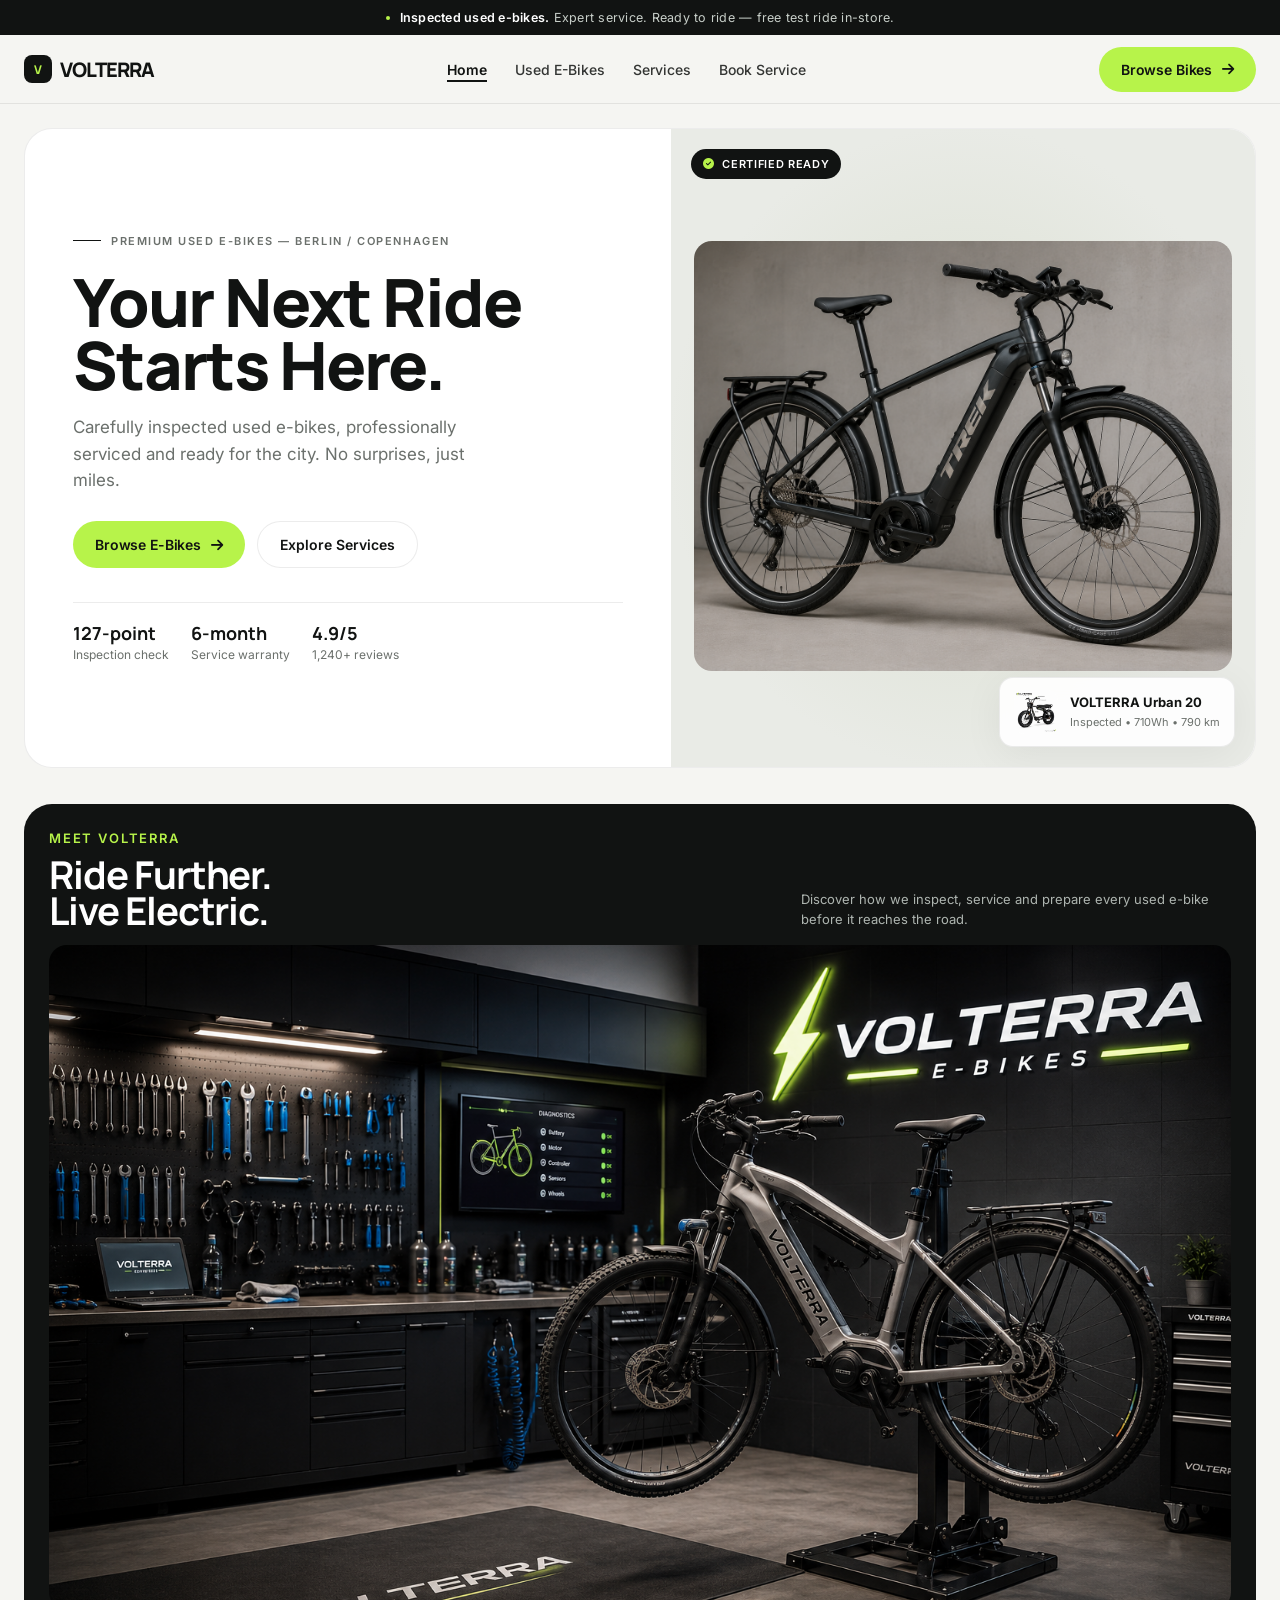
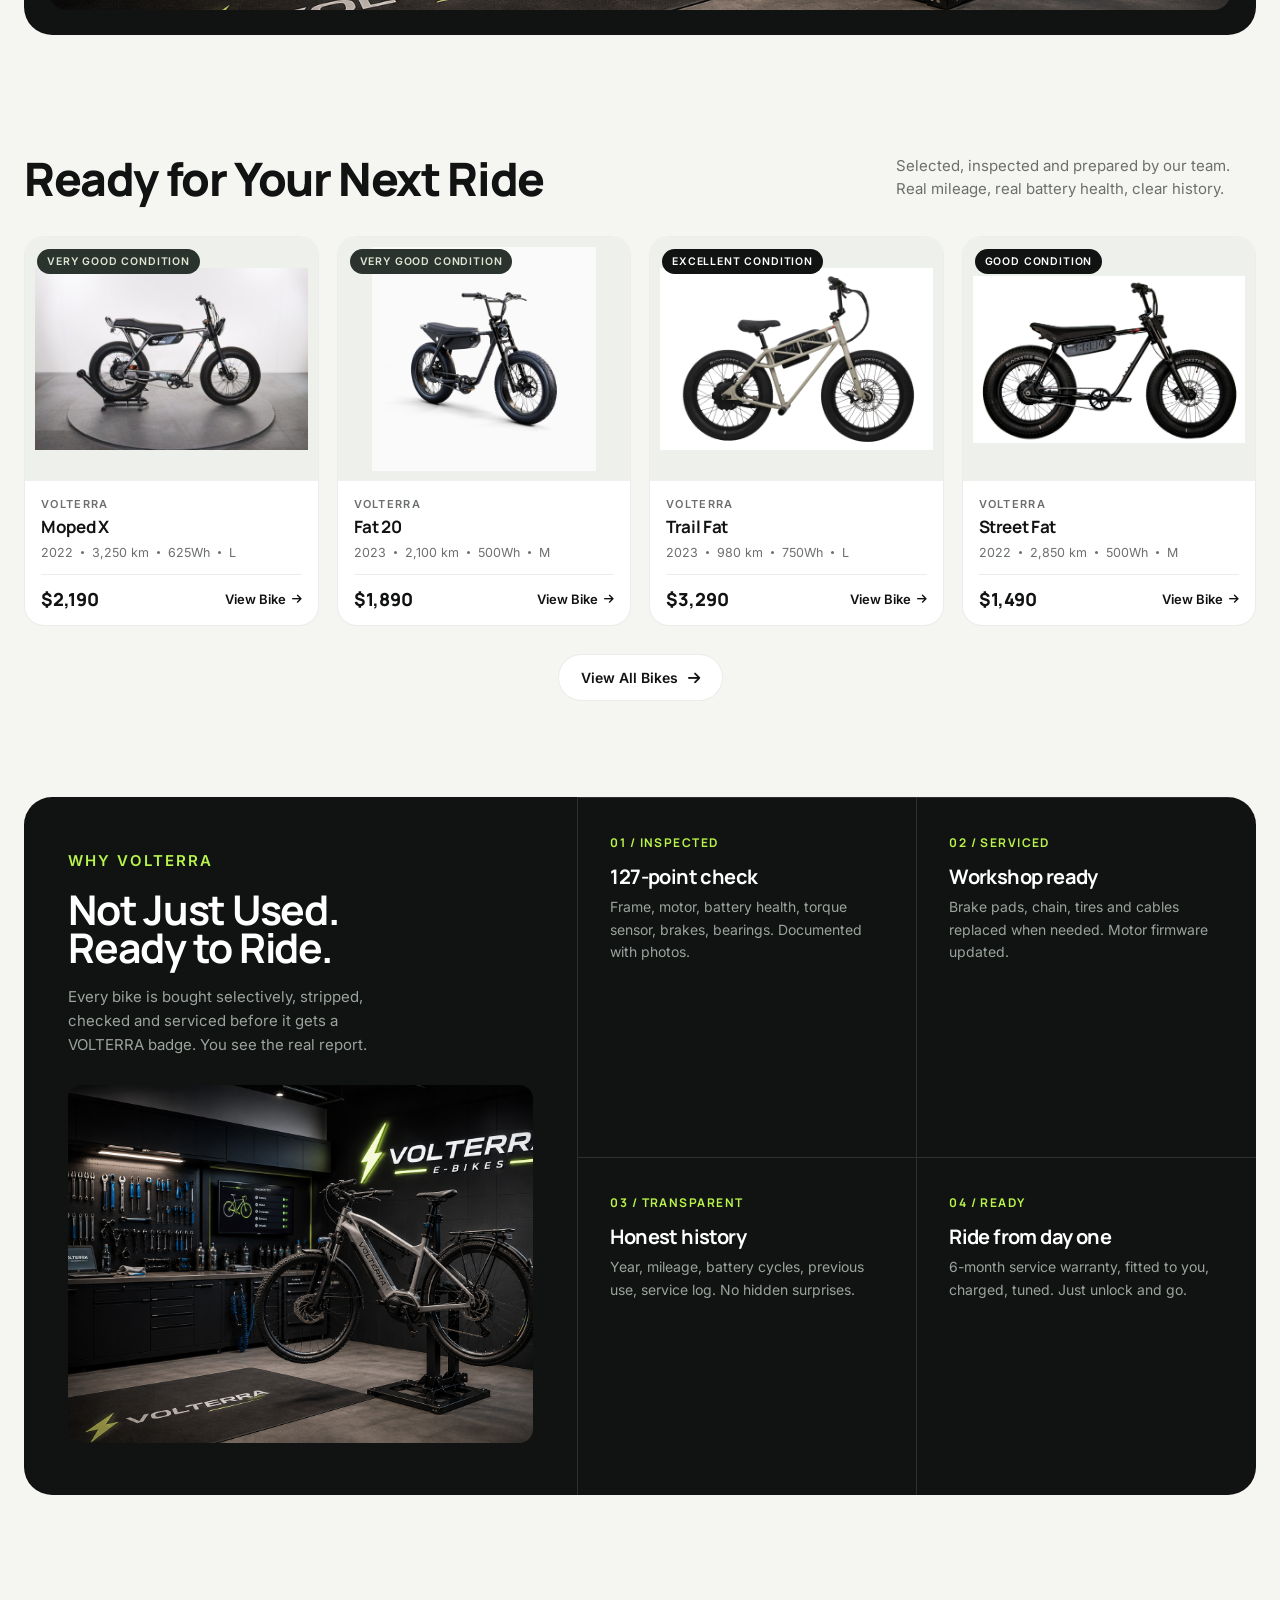
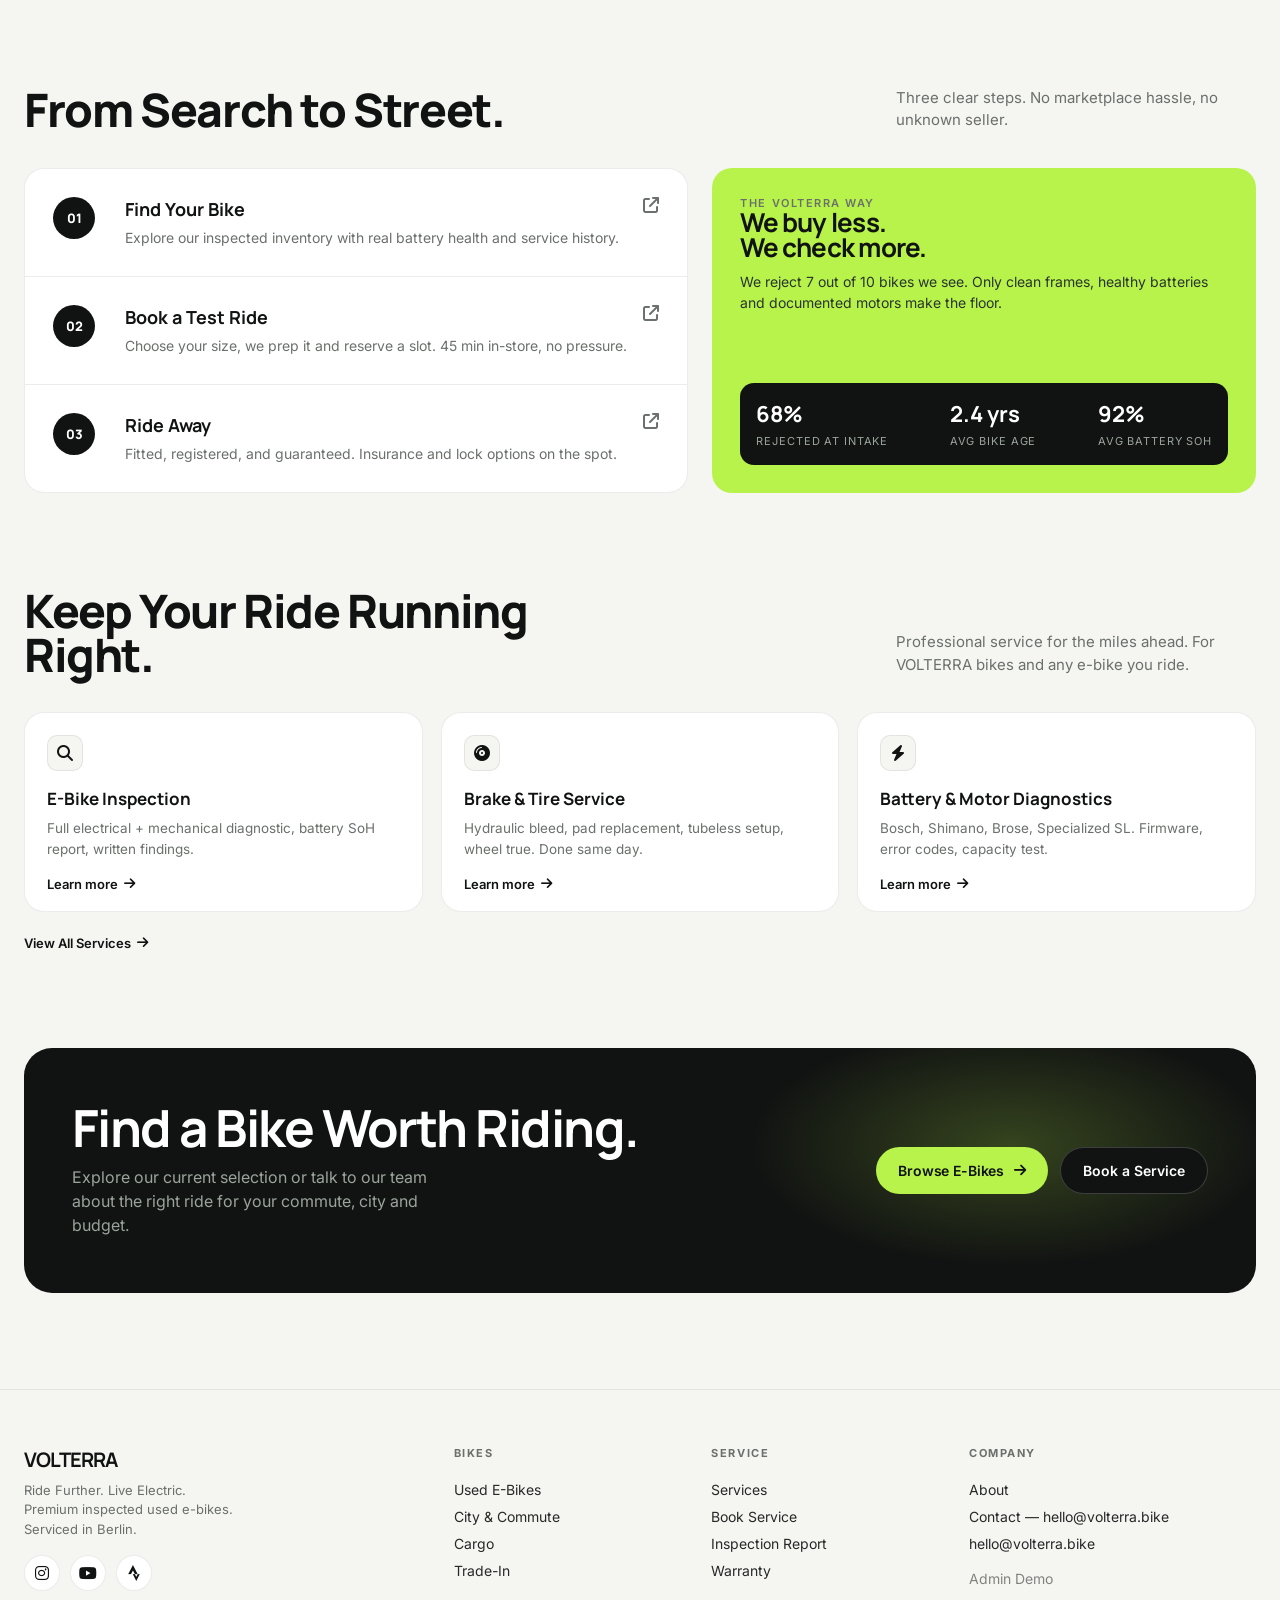
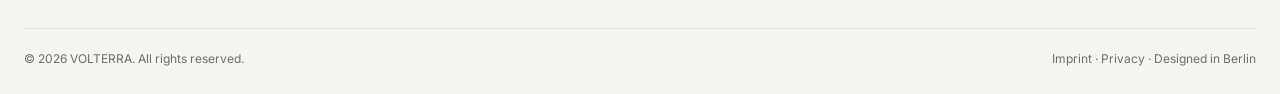
<file: index.html>
<!DOCTYPE html>
<html lang="en">
<head>
<meta charset="UTF-8">
<meta name="viewport" content="width=device-width, initial-scale=1.0">
<title>VOLTERRA — Ride Further. Live Electric.</title>
<meta name="description" content="Carefully inspected used e-bikes, professionally serviced and ready for the city.">
<link rel="preconnect" href="https://fonts.googleapis.com">
<link rel="preconnect" href="https://fonts.gstatic.com" crossorigin>
<link href="https://fonts.googleapis.com/css2?family=Inter:wght@400;500;600&family=Manrope:wght@600;700;800&display=swap" rel="stylesheet">
<link rel="stylesheet" href="https://cdnjs.cloudflare.com/ajax/libs/font-awesome/6.5.2/css/all.min.css">
<style>
:root{
  --color-primary:#B7F34A;
  --color-dark:#111312;
  --color-bg:#F5F5F2;
  --color-white:#FFFFFF;
  --color-text-secondary:#6B706C;
  --color-border:rgba(17,19,18,0.08);
  --color-border-dark:rgba(255,255,255,0.12);
  --radius-xl:28px;
  --radius-lg:18px;
  --radius-pill:100px;
  --shadow-card:0 8px 40px rgba(17,19,18,0.06);
  --shadow-nav:0 1px 0 rgba(17,19,18,0.06);
  --max-w:1280px;
  --pad-x:24px;
}
*{margin:0;padding:0;box-sizing:border-box}
html{scroll-behavior:smooth}
body{
  font-family:Inter,system-ui,sans-serif;
  background:var(--color-bg);
  color:var(--color-dark);
  -webkit-font-smoothing:antialiased;
  overflow-x:hidden;
}
h1,h2,h3{font-family:Manrope,sans-serif;letter-spacing:-0.03em;line-height:0.95}
a{color:inherit;text-decoration:none}
img{display:block;max-width:100%}
button{border:0;background:none;font:inherit;cursor:pointer}

.container{width:100%;max-width:var(--max-w);margin:0 auto;padding-left:var(--pad-x);padding-right:var(--pad-x)}
.eyebrow{
  font-size:11px;font-weight:600;letter-spacing:0.14em;text-transform:uppercase;color:var(--color-text-secondary);
}
.btn-primary{
  display:inline-flex;align-items:center;gap:10px;
  background:var(--color-primary);color:var(--color-dark);
  padding:14px 22px;border-radius:var(--radius-pill);
  font-weight:600;font-size:14px;letter-spacing:-0.01em;
  transition:transform .18s ease, background .18s ease, box-shadow .18s ease;
  white-space:nowrap;
}
.btn-primary:hover{transform:translateY(-1px);box-shadow:0 8px 24px rgba(183,243,74,0.35)}
.btn-secondary{
  display:inline-flex;align-items:center;gap:10px;
  border:1px solid var(--color-border);background:var(--color-white);
  padding:14px 22px;border-radius:var(--radius-pill);
  font-weight:600;font-size:14px;transition:all .18s ease;
}
.btn-secondary:hover{border-color:var(--color-dark);transform:translateY(-1px)}
.btn-dark{
  display:inline-flex;align-items:center;gap:10px;
  background:var(--color-dark);color:var(--color-white);
  padding:14px 22px;border-radius:var(--radius-pill);
  font-weight:600;font-size:14px;transition:all .18s ease;
}
.btn-dark:hover{background:#1d201e;transform:translateY(-1px)}

/* Announcement */
.announce{
  background:var(--color-dark);color:#C8CFC9;
  font-size:12.5px;letter-spacing:0.02em;
  text-align:center;padding:10px 16px;
  display:flex;justify-content:center;align-items:center;gap:10px;
}
.announce strong{color:var(--color-white);font-weight:600}
.announce .dot{width:4px;height:4px;border-radius:50%;background:var(--color-primary);display:inline-block}

/* Nav */
.nav-wrap{position:sticky;top:0;z-index:50;background:rgba(245,245,242,0.88);backdrop-filter:saturate(180%) blur(16px);border-bottom:1px solid var(--color-border)}
.nav{
  height:68px;display:flex;align-items:center;justify-content:space-between;
}
.logo{
  font-family:Manrope,sans-serif;font-weight:800;font-size:20px;letter-spacing:-0.04em;
  display:flex;align-items:center;gap:8px;
}
.logo-mark{
  width:28px;height:28px;background:var(--color-dark);color:var(--color-primary);
  display:grid;place-items:center;border-radius:8px;font-size:12px;font-weight:800;
}
.nav-links{display:flex;align-items:center;gap:28px}
.nav-links a{font-size:14px;font-weight:500;color:var(--color-dark);opacity:0.85;transition:.18s}
.nav-links a:hover{opacity:1}
.nav-links a.active{opacity:1;font-weight:600;position:relative}
.nav-links a.active:after{content:'';position:absolute;left:0;right:0;bottom:-4px;height:2px;background:var(--color-dark)}
.nav-actions{display:flex;align-items:center;gap:12px}
.nav-hamburger{display:none;width:40px;height:40px;border-radius:50%;border:1px solid var(--color-border);background:var(--color-white);place-items:center}

/* Mobile Drawer */
.mobile-drawer{
  position:fixed;inset:0;z-index:60;background:var(--color-bg);
  transform:translateX(100%);transition:transform .36s cubic-bezier(.2,.8,.2,1);
  display:flex;flex-direction:column;
}
.mobile-drawer.open{transform:translateX(0)}
.mobile-drawer-head{height:68px;display:flex;align-items:center;justify-content:space-between;padding:0 24px;border-bottom:1px solid var(--color-border)}
.mobile-links{padding:32px 24px;display:flex;flex-direction:column;gap:6px}
.mobile-links a{font-family:Manrope,sans-serif;font-size:34px;font-weight:700;letter-spacing:-0.03em;line-height:1.1;padding:8px 0;border-bottom:1px solid var(--color-border)}
.mobile-foot{margin-top:auto;padding:24px;border-top:1px solid var(--color-border);display:flex;flex-direction:column;gap:14px}

/* Hero */
.hero{
  padding:24px 0 24px;
}
.hero-grid{
  background:var(--color-white);border-radius:var(--radius-xl);
  overflow:hidden;display:grid;grid-template-columns:1.05fr 0.95fr;
  min-height:640px;border:1px solid var(--color-border);
}
.hero-copy{padding:54px 48px;display:flex;flex-direction:column;justify-content:center}
.hero-kicker{display:flex;align-items:center;gap:10px;margin-bottom:22px}
.hero-kicker .line{width:28px;height:1px;background:var(--color-dark)}
.hero h1{font-size:clamp(44px,5.2vw,72px);font-weight:800;color:var(--color-dark);margin-bottom:18px}
.hero h1 em{font-style:normal;background:linear-gradient(90deg,var(--color-dark) 0%, var(--color-dark) 60%, #2a332c 100%);-webkit-background-clip:text;background-clip:text}
.hero-sub{font-size:17px;line-height:1.55;color:var(--color-text-secondary);max-width:420px;margin-bottom:28px}
.hero-ctas{display:flex;gap:12px;flex-wrap:wrap;margin-bottom:28px}
.hero-meta{display:flex;gap:22px;border-top:1px solid var(--color-border);padding-top:18px;margin-top:6px}
.hero-meta div{font-size:12px}
.hero-meta b{font-family:Manrope,sans-serif;font-size:18px;display:block;color:var(--color-dark);margin-bottom:2px}
.hero-meta span{color:var(--color-text-secondary)}
.hero-visual{
  position:relative;background:#E9EBE6;display:flex;align-items:center;justify-content:center;overflow:hidden;
}
.hero-visual::before{
  content:'';position:absolute;width:120%;height:120%;
  background:radial-gradient(60% 60% at 50% 50%, #D9DECF 0%, rgba(217,222,207,0) 70%);
  z-index:0;
}
.hero-bike-wrap{position:relative;z-index:1;width:92%;transform:translateY(8px)}
.hero-bike{
  width:100%;aspect-ratio:1.25/1;object-fit:cover;border-radius:18px;
  filter:saturate(0.98) contrast(1.02);
}
.hero-badge{
  position:absolute;top:20px;left:20px;z-index:2;
  background:var(--color-dark);color:var(--color-white);
  padding:8px 12px;border-radius:100px;font-size:11px;font-weight:600;letter-spacing:0.06em;
  display:flex;align-items:center;gap:8px;
}
.hero-badge i{color:var(--color-primary)}
.hero-floating{
  position:absolute;bottom:20px;right:20px;z-index:2;
  background:rgba(255,255,255,0.9);backdrop-filter:blur(10px);
  border-radius:14px;padding:12px 14px;border:1px solid rgba(17,19,18,0.08);
  display:flex;align-items:center;gap:12px;box-shadow:var(--shadow-card);
}
.hero-floating img{width:44px;height:44px;border-radius:10px;object-fit:cover}
.hero-floating b{font-size:13px;display:block}
.hero-floating span{font-size:11px;color:var(--color-text-secondary)}

/* Section base */
.section{padding:96px 0}
.section-head{display:flex;justify-content:space-between;align-items:flex-end;gap:20px;margin-bottom:36px;flex-wrap:wrap}
.section-head h2{font-size:clamp(30px,3.6vw,48px);font-weight:800;max-width:520px;line-height:0.95}
.section-head p{color:var(--color-text-secondary);max-width:360px;font-size:15px;line-height:1.5}

/* Bikes */
.bikes-grid{display:grid;grid-template-columns:repeat(4,1fr);gap:18px}
@media(max-width:1100px){.bikes-grid{grid-template-columns:repeat(2,1fr)}}
@media(max-width:640px){.bikes-grid{grid-template-columns:1fr}}
.bike-card{
  background:var(--color-white);border-radius:20px;border:1px solid var(--color-border);
  overflow:hidden;transition:transform .22s ease, box-shadow .22s ease;
}
.bike-card:hover{transform:translateY(-4px);box-shadow:var(--shadow-card)}
.bike-img{position:relative;aspect-ratio:1.2/1;overflow:hidden;background:#EEF0EB}
.bike-img img{width:100%;height:100%;object-fit:contain;object-position:center;padding:10px;transition:transform .6s ease}
.bike-card:hover .bike-img img{transform:scale(1.04)}
.badge{
  position:absolute;top:12px;left:12px;
  background:var(--color-dark);color:var(--color-white);
  font-size:10.5px;letter-spacing:0.08em;font-weight:600;text-transform:uppercase;
  padding:6px 10px;border-radius:100px;
}
.badge.excellent{background:var(--color-dark)}
.badge.great{background:#2A332E;color:#DDE7D3}
.bike-body{padding:16px 16px 14px}
.bike-brand{font-size:11px;letter-spacing:0.12em;text-transform:uppercase;color:var(--color-text-secondary);font-weight:600;margin-bottom:6px}
.bike-name{font-family:Manrope,sans-serif;font-weight:700;font-size:17px;letter-spacing:-0.02em;margin-bottom:8px;line-height:1.2}
.bike-specs{font-size:12.5px;color:var(--color-text-secondary);display:flex;gap:8px;align-items:center;margin-bottom:14px;flex-wrap:wrap}
.bike-specs span.dot{width:3px;height:3px;background:var(--color-text-secondary);border-radius:50%;display:inline-block}
.bike-foot{display:flex;justify-content:space-between;align-items:center;border-top:1px solid var(--color-border);padding-top:12px}
.bike-price{font-family:Manrope,sans-serif;font-weight:800;font-size:18px}
.bike-link{font-size:13px;font-weight:600;display:inline-flex;align-items:center;gap:6px}
.bike-link i{font-size:11px;transition:transform .18s}
.bike-card:hover .bike-link i{transform:translateX(3px)}

/* Why */
/* Intro video */
.intro-video-section{padding:12px 0 24px}
.intro-video-card{background:var(--color-dark);border-radius:var(--radius-xl);overflow:hidden;border:1px solid var(--color-border);padding:24px}
.intro-video-head{display:flex;align-items:flex-end;justify-content:space-between;gap:20px;margin-bottom:16px}
.intro-video-head h2{color:var(--color-white);font-size:clamp(26px,3vw,40px)}
.intro-video-head p{color:#AEB5B0;font-size:13px;max-width:430px;line-height:1.5}
.intro-video{width:100%;display:block;aspect-ratio:16/9;object-fit:cover;border-radius:18px;background:#080908;pointer-events:none;user-select:none}

.why{background:var(--color-dark);color:var(--color-white);border-radius:var(--radius-xl);overflow:hidden}
.why-grid{display:grid;grid-template-columns:0.9fr 1.1fr}
.why-left{padding:52px 44px;border-right:1px solid var(--color-border-dark);display:flex;flex-direction:column}
.why-left h2{font-size:clamp(32px,3.2vw,44px);line-height:0.92;margin-bottom:18px}
.why-left p{color:#9BA49C;line-height:1.6;font-size:15px;max-width:320px}
.why-visual{margin-top:auto;padding-top:28px}
.why-visual img{border-radius:14px;width:100%;aspect-ratio:1.3/1;object-fit:cover;filter:grayscale(0.1)}
.why-right{display:grid;grid-template-columns:1fr 1fr;border-top:1px solid var(--color-border-dark)}
.why-item{padding:36px 32px;border-right:1px solid var(--color-border-dark);border-bottom:1px solid var(--color-border-dark)}
.why-item:nth-child(2n){border-right:0}
.why-item:nth-last-child(-n+2){border-bottom:0}
.why-num{font-family:Manrope,sans-serif;font-size:12px;letter-spacing:0.12em;color:var(--color-primary);margin-bottom:16px;font-weight:700}
.why-item h3{font-size:20px;margin-bottom:10px}
.why-item p{color:#9BA49C;font-size:14px;line-height:1.6}

/* How */
.how{display:grid;grid-template-columns:1.1fr 0.9fr;gap:24px;align-items:start}
.how-steps{border:1px solid var(--color-border);border-radius:20px;background:var(--color-white);overflow:hidden}
.step{padding:28px 28px;display:grid;grid-template-columns:56px 1fr auto;gap:16px;align-items:start;border-bottom:1px solid var(--color-border)}
.step:last-child{border-bottom:0}
.step-num{width:42px;height:42px;border-radius:50%;background:var(--color-dark);color:var(--color-white);display:grid;place-items:center;font-family:Manrope,sans-serif;font-weight:800;font-size:13px}
.step h4{font-family:Manrope,sans-serif;font-size:18px;margin-bottom:6px}
.step p{font-size:14px;color:var(--color-text-secondary);line-height:1.5}
.step i{color:var(--color-text-secondary)}
.how-side{background:var(--color-primary);border-radius:20px;padding:28px;display:flex;flex-direction:column;min-height:100%}
.how-side h3{font-size:26px;line-height:0.95;margin-bottom:12px}
.how-side p{font-size:14px;line-height:1.5;color:#2A332E;margin-bottom:18px}
.how-side .stat{margin-top:auto;background:var(--color-dark);color:var(--color-white);border-radius:14px;padding:16px;display:flex;justify-content:space-between}
.how-side .stat b{font-family:Manrope,sans-serif;font-size:22px;display:block}
.how-side .stat span{font-size:11px;color:#9BA49C;letter-spacing:0.08em;text-transform:uppercase}

/* Services */
.services{display:grid;grid-template-columns:repeat(3,1fr);gap:18px}
.service-card{background:var(--color-white);border:1px solid var(--color-border);border-radius:20px;padding:22px 22px 18px;transition:transform .2s, box-shadow .2s}
.service-card:hover{transform:translateY(-3px);box-shadow:var(--shadow-card)}
.service-icon{width:36px;height:36px;border-radius:10px;background:var(--color-bg);display:grid;place-items:center;margin-bottom:16px;border:1px solid var(--color-border)}
.service-card h4{font-family:Manrope,sans-serif;font-size:17px;margin-bottom:8px}
.service-card p{font-size:13.5px;color:var(--color-text-secondary);line-height:1.5;margin-bottom:14px}
.service-link{font-size:13px;font-weight:600;display:inline-flex;gap:6px;align-items:center}

/* CTA */
.final{
  background:var(--color-dark);color:var(--color-white);border-radius:var(--radius-xl);
  padding:56px 48px;display:grid;grid-template-columns:1.2fr 0.8fr;gap:24px;align-items:center;position:relative;overflow:hidden;
}
.final::after{
  content:'';position:absolute;right:-10%;top:-30%;width:60%;height:140%;
  background:radial-gradient(50% 50% at 50% 50%, rgba(183,243,74,0.22) 0%, rgba(183,243,74,0) 70%);
  pointer-events:none;
}
.final h2{font-size:clamp(32px,4vw,56px);line-height:0.92;margin-bottom:14px;position:relative;z-index:1}
.final p{color:#9BA49C;max-width:380px;line-height:1.5;position:relative;z-index:1}
.final-actions{display:flex;gap:12px;flex-wrap:wrap;justify-content:flex-end;position:relative;z-index:1}

/* Footer */
footer{padding:56px 0 28px;border-top:1px solid var(--color-border)}
.footer-grid{display:grid;grid-template-columns:1.4fr 0.8fr 0.8fr 1fr;gap:28px;margin-bottom:36px}
.footer-brand b{font-family:Manrope,sans-serif;font-size:20px;letter-spacing:-0.04em}
.footer-brand p{color:var(--color-text-secondary);font-size:13px;margin-top:8px;line-height:1.5;max-width:260px}
.footer-col h5{font-size:11px;letter-spacing:0.14em;text-transform:uppercase;color:var(--color-text-secondary);margin-bottom:16px}
.footer-col a{display:block;font-size:14px;padding:5px 0;opacity:0.9}
.footer-col a:hover{opacity:1;text-decoration:underline;text-underline-offset:4px}
.footer-bottom{display:flex;justify-content:space-between;align-items:center;gap:16px;padding-top:22px;border-top:1px solid var(--color-border);flex-wrap:wrap}
.footer-bottom span{font-size:12px;color:var(--color-text-secondary)}
.socials{display:flex;gap:10px}
.socials a{width:36px;height:36px;border-radius:50%;border:1px solid var(--color-border);display:grid;place-items:center;background:var(--color-white);transition:.18s}
.socials a:hover{border-color:var(--color-dark)}

/* Responsive */
@media(max-width:900px){
  .nav-links,.nav-actions .btn-primary{display:none}
  .nav-hamburger{display:grid}
  .hero-grid{grid-template-columns:1fr;min-height:auto}
  .hero-copy{padding:32px 22px}
  .hero-visual{min-height:420px}
  .why-grid{grid-template-columns:1fr}
  .why-left{border-right:0;border-bottom:1px solid var(--color-border-dark)}
  .how{grid-template-columns:1fr}
  .services{grid-template-columns:1fr}
  .final{grid-template-columns:1fr;padding:32px 22px}
  .final-actions{justify-content:flex-start}
  .footer-grid{grid-template-columns:1fr 1fr}
}
@media(max-width:560px){
  :root{--pad-x:16px}
  .section{padding:64px 0}
  .hero{padding:12px 0}
  .hero-grid{border-radius:20px}
  .hero h1{font-size:38px}
  .bikes-grid{gap:12px}
  .why{border-radius:20px}
  .why-right{grid-template-columns:1fr}
  .why-item{border-right:0}
  .step{grid-template-columns:48px 1fr}
  .step i{display:none}
}

/* motion respect */
@media(prefers-reduced-motion:reduce){
  *{scroll-behavior:auto !important;transition:none !important;animation:none !important}
}
</style>

<style>
.image-placeholder{height:100%;min-height:260px;display:grid;place-items:center;align-content:center;gap:10px;border:1px dashed var(--color-border);border-radius:18px;background:var(--color-bg);color:var(--color-text-secondary);text-align:center;font-size:12px}
.image-placeholder i{font-size:26px;color:var(--color-primary)}
@media(max-width:760px){
  .intro-video-card{padding:14px;border-radius:20px}
  .intro-video-head{display:block}
  .intro-video-head h2{margin-bottom:8px}
  .intro-video{border-radius:14px}
}
</style>
</head>
<body>

<div class="announce">
  <span class="dot"></span>
  <span><strong>Inspected used e-bikes.</strong> Expert service. Ready to ride — free test ride in-store.</span>
</div>

<div class="nav-wrap">
  <div class="container nav">
    <a class="logo" href="index.html"><span class="logo-mark">V</span> VOLTERRA</a>
    <nav class="nav-links" aria-label="Primary">
      <a class="active" href="index.html">Home</a>
      <a href="bikes.html">Used E-Bikes</a>
      <a href="services.html">Services</a>
      <a href="book-service.html">Book Service</a>
    </nav>
    <div class="nav-actions">
      <a class="btn-primary" href="bikes.html">Browse Bikes <i class="fa-solid fa-arrow-right"></i></a>
      <button class="nav-hamburger" id="openMenu" aria-label="Open menu"><i class="fa-solid fa-bars"></i></button>
    </div>
  </div>
</div>

<div class="mobile-drawer" id="drawer">
  <div class="mobile-drawer-head">
    <span class="logo"><span class="logo-mark">V</span> VOLTERRA</span>
    <button class="nav-hamburger" style="display:grid" id="closeMenu" aria-label="Close menu"><i class="fa-solid fa-xmark"></i></button>
  </div>
  <div class="mobile-links">
    <a href="index.html">Home</a>
    <a href="bikes.html">Used E-Bikes</a>
    <a href="services.html">Services</a>
    <a href="book-service.html">Book Service</a>
  </div>
  <div class="mobile-foot">
    <a class="btn-dark" style="justify-content:center" href="bikes.html">Browse Bikes <i class="fa-solid fa-arrow-right"></i></a>
    <p class="eyebrow">Ride Further. Live Electric.</p>
  </div>
</div>

<main>
  <section class="hero">
    <div class="container">
      <div class="hero-grid">
        <div class="hero-copy">
          <div class="hero-kicker"><span class="line"></span><span class="eyebrow">Premium used e-bikes — Berlin / Copenhagen</span></div>
          <h1>Your Next Ride<br>Starts Here.</h1>
          <p class="hero-sub">Carefully inspected used e-bikes, professionally serviced and ready for the city. No surprises, just miles.</p>
          <div class="hero-ctas">
            <a class="btn-primary" href="bikes.html">Browse E-Bikes <i class="fa-solid fa-arrow-right"></i></a>
            <a class="btn-secondary" href="services.html">Explore Services</a>
          </div>
          <div class="hero-meta">
            <div><b>127-point</b><span>Inspection check</span></div>
            <div><b>6-month</b><span>Service warranty</span></div>
            <div><b>4.9/5</b><span>1,240+ reviews</span></div>
          </div>
        </div>
        <div class="hero-visual">
          <span class="hero-badge"><i class="fa-solid fa-circle-check"></i> CERTIFIED READY</span>
          <div class="hero-bike-wrap">
            <img class="hero-bike" alt="Premium e-bike Volterra hero" src="assets/images/bikes/bike-01-1.jpg">
          </div>
          <div class="hero-floating">
            <img alt="VOLTERRA Urban 20" src="assets/images/bikes/bike-02-1.jpg">
            <div><b>VOLTERRA Urban 20</b><span>Inspected • 710Wh • 790 km</span></div>
          </div>
        </div>
      </div>
    </div>
  </section>

  <!-- Intro video: add your video file at assets/videos/volterra-intro.mp4 -->
  <section class="intro-video-section">
    <div class="container">
      <div class="intro-video-card">
        <div class="intro-video-head">
          <div>
            <p class="eyebrow" style="color:var(--color-primary);margin-bottom:8px">Meet VOLTERRA</p>
            <h2>Ride Further.<br>Live Electric.</h2>
          </div>
          <p>Discover how we inspect, service and prepare every used e-bike before it reaches the road.</p>
        </div>
        <video class="intro-video" autoplay muted loop playsinline preload="auto" disablepictureinpicture controlslist="nodownload noplaybackrate noremoteplayback nofullscreen" poster="assets/images/services/hero-service.jpg">
          <source src="assets/videos/volterra-intro.mp4" type="video/mp4">
          Your browser does not support the video element.
        </video>
      </div>
    </div>
  </section>

  <section class="section" id="bikes">
    <div class="container">
      <div class="section-head">
        <h2>Ready for Your Next Ride</h2>
        <p>Selected, inspected and prepared by our team. Real mileage, real battery health, clear history.</p>
      </div>
      <div class="bikes-grid">
        <!-- Card 1 -->
        <article class="bike-card">
          <div class="bike-img">
            <span class="badge great">Very Good Condition</span>
            <img alt="VOLTERRA Moped X" src="assets/images/bikes/bike-03-1.jpg">
          </div>
          <div class="bike-body">
            <div class="bike-brand">VOLTERRA</div>
            <div class="bike-name">Moped X</div>
            <div class="bike-specs">2022 <span class="dot"></span> 3,250 km <span class="dot"></span> 625Wh <span class="dot"></span> L</div>
            <div class="bike-foot"><span class="bike-price">$2,190</span><a class="bike-link" href="bikes.html">View Bike <i class="fa-solid fa-arrow-right"></i></a></div>
          </div>
        </article>
        <!-- Card 2 -->
        <article class="bike-card">
          <div class="bike-img">
            <span class="badge great">Very Good Condition</span>
            <img alt="VOLTERRA Fat 20" src="assets/images/bikes/bike-04-1.jpg">
          </div>
          <div class="bike-body">
            <div class="bike-brand">VOLTERRA</div>
            <div class="bike-name">Fat 20</div>
            <div class="bike-specs">2023 <span class="dot"></span> 2,100 km <span class="dot"></span> 500Wh <span class="dot"></span> M</div>
            <div class="bike-foot"><span class="bike-price">$1,890</span><a class="bike-link" href="bikes.html">View Bike <i class="fa-solid fa-arrow-right"></i></a></div>
          </div>
        </article>
        <!-- Card 3 -->
        <article class="bike-card">
          <div class="bike-img">
            <span class="badge excellent">Excellent Condition</span>
            <img alt="VOLTERRA Trail Fat" src="assets/images/bikes/bike-05-1.jpg">
          </div>
          <div class="bike-body">
            <div class="bike-brand">VOLTERRA</div>
            <div class="bike-name">Trail Fat</div>
            <div class="bike-specs">2023 <span class="dot"></span> 980 km <span class="dot"></span> 750Wh <span class="dot"></span> L</div>
            <div class="bike-foot"><span class="bike-price">$3,290</span><a class="bike-link" href="bikes.html">View Bike <i class="fa-solid fa-arrow-right"></i></a></div>
          </div>
        </article>
        <!-- Card 4 -->
        <article class="bike-card">
          <div class="bike-img">
            <span class="badge good">Good Condition</span>
            <img alt="VOLTERRA Street Fat" src="assets/images/bikes/bike-06-1.jpg">
          </div>
          <div class="bike-body">
            <div class="bike-brand">VOLTERRA</div>
            <div class="bike-name">Street Fat</div>
            <div class="bike-specs">2022 <span class="dot"></span> 2,850 km <span class="dot"></span> 500Wh <span class="dot"></span> M</div>
            <div class="bike-foot"><span class="bike-price">$1,490</span><a class="bike-link" href="bikes.html">View Bike <i class="fa-solid fa-arrow-right"></i></a></div>
          </div>
        </article>
      </div>
      <div style="display:flex;justify-content:center;margin-top:28px">
        <a class="btn-secondary" href="bikes.html">View All Bikes <i class="fa-solid fa-arrow-right"></i></a>
      </div>
    </div>
  </section>

  <section class="section" style="padding-top:0">
    <div class="container">
      <div class="why">
        <div class="why-grid">
          <div class="why-left">
            <p class="eyebrow" style="color:var(--color-primary);margin-bottom:18px">Why VOLTERRA</p>
            <h2>Not Just Used.<br>Ready to Ride.</h2>
            <p>Every bike is bought selectively, stripped, checked and serviced before it gets a VOLTERRA badge. You see the real report.</p>
            <div class="why-visual" aria-label="VOLTERRA workshop inspection">
              <img src="assets/images/services/hero-service.jpg" alt="VOLTERRA e-bike workshop inspection" loading="lazy">
            </div>
          </div>
          <div class="why-right">
            <div class="why-item">
              <div class="why-num">01 / INSPECTED</div>
              <h3>127-point check</h3>
              <p>Frame, motor, battery health, torque sensor, brakes, bearings. Documented with photos.</p>
            </div>
            <div class="why-item">
              <div class="why-num">02 / SERVICED</div>
              <h3>Workshop ready</h3>
              <p>Brake pads, chain, tires and cables replaced when needed. Motor firmware updated.</p>
            </div>
            <div class="why-item">
              <div class="why-num">03 / TRANSPARENT</div>
              <h3>Honest history</h3>
              <p>Year, mileage, battery cycles, previous use, service log. No hidden surprises.</p>
            </div>
            <div class="why-item">
              <div class="why-num">04 / READY</div>
              <h3>Ride from day one</h3>
              <p>6-month service warranty, fitted to you, charged, tuned. Just unlock and go.</p>
            </div>
          </div>
        </div>
      </div>
    </div>
  </section>

  <section class="section">
    <div class="container">
      <div class="section-head">
        <h2>From Search to Street.</h2>
        <p>Three clear steps. No marketplace hassle, no unknown seller.</p>
      </div>
      <div class="how">
        <div class="how-steps">
          <div class="step">
            <div class="step-num">01</div>
            <div><h4>Find Your Bike</h4><p>Explore our inspected inventory with real battery health and service history.</p></div>
            <i class="fa-solid fa-arrow-up-right-from-square"></i>
          </div>
          <div class="step">
            <div class="step-num">02</div>
            <div><h4>Book a Test Ride</h4><p>Choose your size, we prep it and reserve a slot. 45 min in-store, no pressure.</p></div>
            <i class="fa-solid fa-arrow-up-right-from-square"></i>
          </div>
          <div class="step">
            <div class="step-num">03</div>
            <div><h4>Ride Away</h4><p>Fitted, registered, and guaranteed. Insurance and lock options on the spot.</p></div>
            <i class="fa-solid fa-arrow-up-right-from-square"></i>
          </div>
        </div>
        <div class="how-side">
          <span class="eyebrow">The Volterra Way</span>
          <h3>We buy less.<br>We check more.</h3>
          <p>We reject 7 out of 10 bikes we see. Only clean frames, healthy batteries and documented motors make the floor.</p>
          <div class="stat">
            <div><b>68%</b><span>Rejected at intake</span></div>
            <div><b>2.4 yrs</b><span>Avg bike age</span></div>
            <div><b>92%</b><span>Avg battery SoH</span></div>
          </div>
        </div>
      </div>
    </div>
  </section>

  <section class="section" style="padding-top:0">
    <div class="container">
      <div class="section-head">
        <h2>Keep Your Ride Running Right.</h2>
        <p>Professional service for the miles ahead. For VOLTERRA bikes and any e-bike you ride.</p>
      </div>
      <div class="services">
        <div class="service-card">
          <div class="service-icon"><i class="fa-solid fa-magnifying-glass"></i></div>
          <h4>E-Bike Inspection</h4>
          <p>Full electrical + mechanical diagnostic, battery SoH report, written findings.</p>
          <a class="service-link" href="services.html">Learn more <i class="fa-solid fa-arrow-right"></i></a>
        </div>
        <div class="service-card">
          <div class="service-icon"><i class="fa-solid fa-compact-disc"></i></div>
          <h4>Brake & Tire Service</h4>
          <p>Hydraulic bleed, pad replacement, tubeless setup, wheel true. Done same day.</p>
          <a class="service-link" href="services.html">Learn more <i class="fa-solid fa-arrow-right"></i></a>
        </div>
        <div class="service-card">
          <div class="service-icon"><i class="fa-solid fa-bolt"></i></div>
          <h4>Battery & Motor Diagnostics</h4>
          <p>Bosch, Shimano, Brose, Specialized SL. Firmware, error codes, capacity test.</p>
          <a class="service-link" href="services.html">Learn more <i class="fa-solid fa-arrow-right"></i></a>
        </div>
      </div>
      <div style="margin-top:20px"><a class="service-link" href="services.html">View All Services <i class="fa-solid fa-arrow-right"></i></a></div>
    </div>
  </section>

  <section class="section" style="padding-top:0">
    <div class="container">
      <div class="final">
        <div>
          <h2>Find a Bike Worth Riding.</h2>
          <p>Explore our current selection or talk to our team about the right ride for your commute, city and budget.</p>
        </div>
        <div class="final-actions">
          <a class="btn-primary" href="bikes.html">Browse E-Bikes <i class="fa-solid fa-arrow-right"></i></a>
          <a class="btn-dark" style="border:1px solid rgba(255,255,255,0.18)" href="book-service.html">Book a Service</a>
        </div>
      </div>
    </div>
  </section>
</main>

<footer>
  <div class="container">
    <div class="footer-grid">
      <div class="footer-brand">
        <b>VOLTERRA</b>
        <p>Ride Further. Live Electric.<br>Premium inspected used e-bikes. Serviced in Berlin.</p>
        <div class="socials" style="margin-top:16px">
          <a aria-label="Instagram" href="#"><i class="fa-brands fa-instagram"></i></a>
          <a aria-label="YouTube" href="#"><i class="fa-brands fa-youtube"></i></a>
          <a aria-label="Strava" href="#"><i class="fa-brands fa-strava"></i></a>
        </div>
      </div>
      <div class="footer-col">
        <h5>Bikes</h5>
        <a href="bikes.html">Used E-Bikes</a>
        <a href="bikes.html">City & Commute</a>
        <a href="bikes.html">Cargo</a>
        <a href="bikes.html">Trade-In</a>
      </div>
      <div class="footer-col">
        <h5>Service</h5>
        <a href="services.html">Services</a>
        <a href="book-service.html">Book Service</a>
        <a href="services.html">Inspection Report</a>
        <a href="services.html">Warranty</a>
      </div>
      <div class="footer-col">
        <h5>Company</h5>
        <a href="index.html#about">About</a>
        <a href="mailto:hello@volterra.bike">Contact — hello@volterra.bike</a>
        <a href="mailto:hello@volterra.bike">hello@volterra.bike</a>
        <a href="admin.html" style="margin-top:8px;opacity:0.5">Admin Demo</a>
      </div>
    </div>
    <div class="footer-bottom">
      <span>© 2026 VOLTERRA. All rights reserved.</span>
      <span>Imprint · Privacy · Designed in Berlin</span>
    </div>
  </div>
</footer>

<script>
const drawer = document.getElementById('drawer');
document.getElementById('openMenu').addEventListener('click',()=> drawer.classList.add('open'));
document.getElementById('closeMenu').addEventListener('click',()=> drawer.classList.remove('open'));
// close on link click
drawer.querySelectorAll('a').forEach(a=> a.addEventListener('click',()=> drawer.classList.remove('open')));
</script>
</body>
</html>
</file>
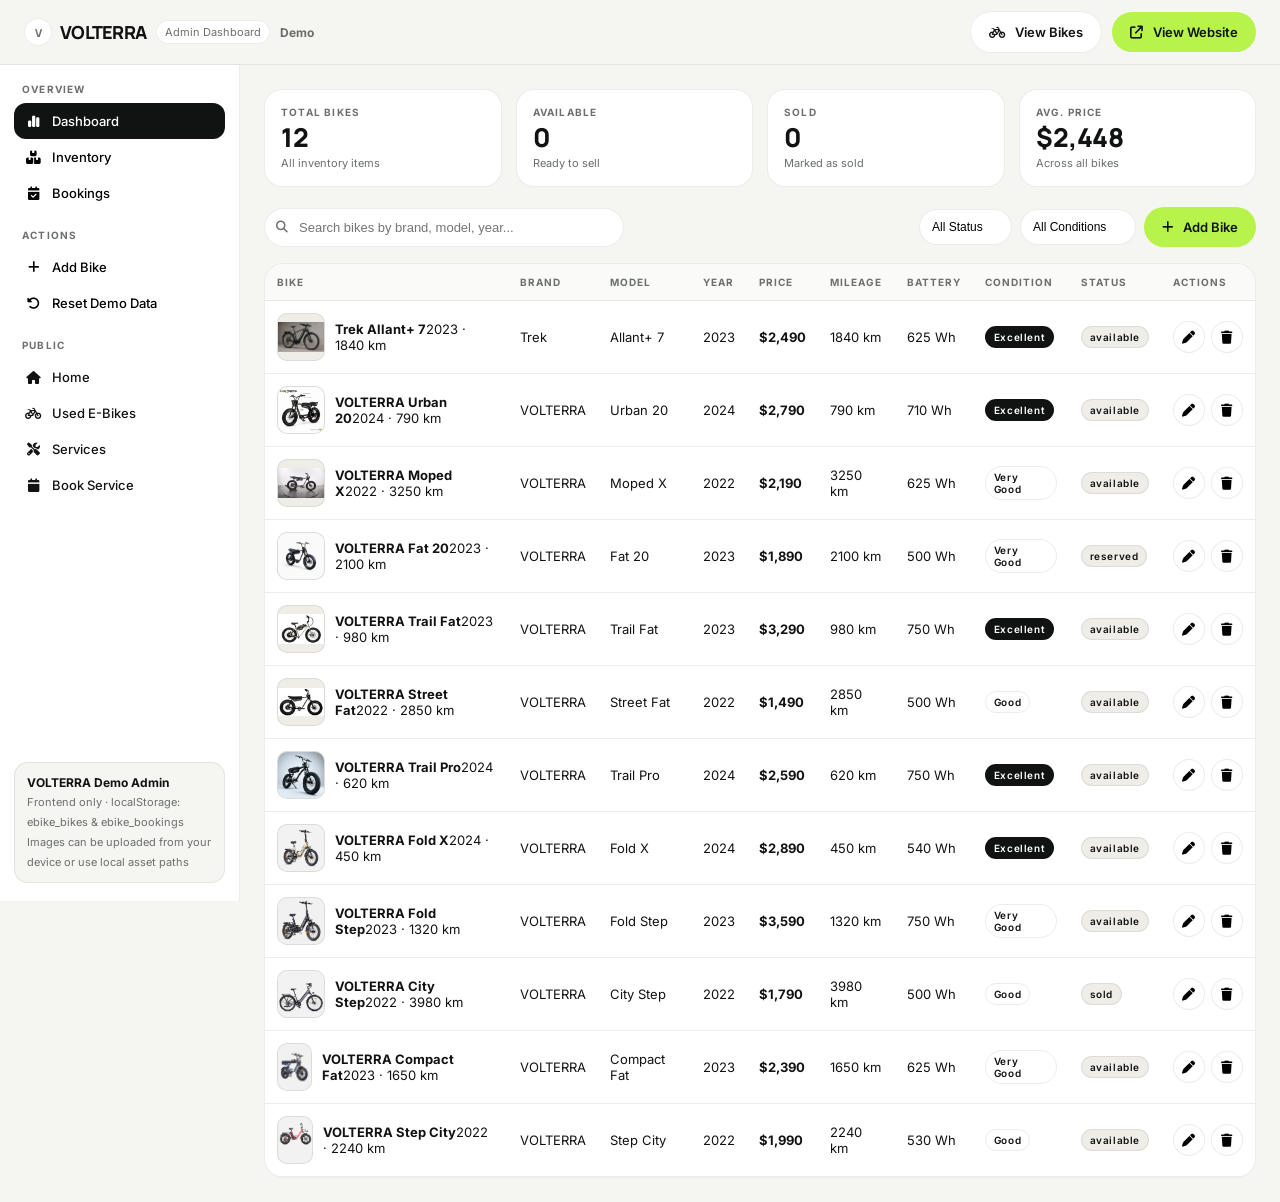
<file: admin.html>
<!DOCTYPE html>
<html lang="en">
<head>
<meta charset="UTF-8">
<meta name="viewport" content="width=device-width, initial-scale=1.0">
<title>Admin Dashboard — VOLTERRA</title>
<meta name="description" content="VOLTERRA Admin Demo — inventory management">
<link rel="preconnect" href="https://fonts.googleapis.com">
<link rel="preconnect" href="https://fonts.gstatic.com" crossorigin>
<link href="https://fonts.googleapis.com/css2?family=Inter:wght@400;500;600&family=Manrope:wght@600;700;800&display=swap" rel="stylesheet">
<link rel="stylesheet" href="https://cdnjs.cloudflare.com/ajax/libs/font-awesome/6.5.2/css/all.min.css">
<style>
:root{
  --color-primary:#B7F34A; --color-dark:#111312; --color-bg:#F5F5F2; --color-white:#FFFFFF;
  --color-text-secondary:#6B706C; --color-border:rgba(17,19,18,0.08); --color-border-dark:rgba(255,255,255,0.12);
  --radius-xl:28px; --radius-lg:18px; --radius-pill:100px; --shadow-card:0 8px 40px rgba(17,19,18,0.06);
  --max-w:1280px; --pad-x:24px; --error:#D14343;
}
*{margin:0;padding:0;box-sizing:border-box}
html{scroll-behavior:smooth}
body{font-family:Inter,system-ui,sans-serif;background:var(--color-bg);color:var(--color-dark);-webkit-font-smoothing:antialiased;overflow-x:hidden}
h1,h2,h3,h4{font-family:Manrope,sans-serif;letter-spacing:-0.03em}
a{color:inherit;text-decoration:none} img{display:block;max-width:100%} button{border:0;background:none;font:inherit;cursor:pointer}
.container{width:100%;max-width:var(--max-w);margin:0 auto;padding-left:var(--pad-x);padding-right:var(--pad-x)}
.eyebrow{font-size:11px;font-weight:600;letter-spacing:0.14em;text-transform:uppercase;color:var(--color-text-secondary)}
.btn-primary{display:inline-flex;align-items:center;gap:10px;background:var(--color-primary);color:var(--color-dark);padding:12px 18px;border-radius:var(--radius-pill);font-weight:600;font-size:13px;transition:.18s;white-space:nowrap;justify-content:center}
.btn-primary:hover{transform:translateY(-1px);box-shadow:0 8px 24px rgba(183,243,74,0.35)}
.btn-secondary{display:inline-flex;align-items:center;gap:10px;border:1px solid var(--color-border);background:var(--color-white);padding:12px 18px;border-radius:var(--radius-pill);font-weight:600;font-size:13px;transition:.18s;justify-content:center}
.btn-secondary:hover{border-color:var(--color-dark)}
.btn-dark{display:inline-flex;align-items:center;gap:10px;background:var(--color-dark);color:var(--color-white);padding:12px 18px;border-radius:var(--radius-pill);font-weight:600;font-size:13px}
.btn-danger{background:#111312;color:#fff;padding:12px 18px;border-radius:var(--radius-pill);font-weight:600;font-size:13px}
.admin-header{position:sticky;top:0;z-index:50;background:rgba(245,245,242,0.9);backdrop-filter:saturate(180%) blur(16px);border-bottom:1px solid var(--color-border)}
.admin-nav{height:64px;display:flex;align-items:center;justify-content:space-between}
.logo{font-family:Manrope,sans-serif;font-weight:800;font-size:18px;letter-spacing:-0.04em;display:flex;align-items:center;gap:8px}
.logo-mark{width:28px;height:28px;background:var(--color-dark);color:var(--color-primary);display:grid;place-items:center;border-radius:8px;font-size:12px;font-weight:800}
.admin-title{display:flex;align-items:center;gap:10px}
.admin-title span{font-size:11px;color:var(--color-text-secondary);border:1px solid var(--color-border);padding:4px 8px;border-radius:100px;background:var(--color-white)}
.admin-layout{display:grid;grid-template-columns:240px 1fr;min-height:calc(100vh - 64px)}
.sidebar{background:var(--color-white);border-right:1px solid var(--color-border);padding:18px 14px;display:flex;flex-direction:column;gap:18px;position:sticky;top:64px;height:calc(100vh - 64px);overflow:auto}
.side-section{font-size:10px;letter-spacing:0.12em;text-transform:uppercase;color:var(--color-text-secondary);font-weight:700;margin-bottom:8px;padding-left:8px}
.side-link{display:flex;align-items:center;gap:10px;padding:10px 10px;border-radius:12px;font-size:13px;font-weight:500;transition:.18s;width:100%;text-align:left}
.side-link i{width:18px;text-align:center;font-size:13px}
.side-link.active{background:var(--color-dark);color:var(--color-white)}
.side-link:hover:not(.active){background:var(--color-bg)}
.side-foot{margin-top:auto;padding:12px;border:1px solid var(--color-border);border-radius:14px;background:var(--color-bg)}
.side-foot b{font-size:12px;display:block} .side-foot span{font-size:11px;color:var(--color-text-secondary)}
.main{padding:24px}
.stats{display:grid;grid-template-columns:repeat(4,1fr);gap:14px;margin-bottom:20px}
.stat-card{background:var(--color-white);border:1px solid var(--color-border);border-radius:18px;padding:16px}
.stat-card .k{font-size:10px;letter-spacing:0.12em;text-transform:uppercase;color:var(--color-text-secondary);font-weight:700;margin-bottom:6px}
.stat-card .v{font-family:Manrope,sans-serif;font-size:26px;font-weight:800;line-height:1}
.stat-card .sub{font-size:11px;color:var(--color-text-secondary);margin-top:6px}
.toolbar{display:flex;flex-wrap:wrap;gap:10px;align-items:center;justify-content:space-between;margin-bottom:16px}
.search{position:relative;flex:1 1 240px;max-width:360px}
.search i{position:absolute;left:12px;top:50%;transform:translateY(-50%);color:var(--color-text-secondary);font-size:12px}
.search input{width:100%;padding:11px 12px 11px 34px;border-radius:100px;border:1px solid var(--color-border);background:var(--color-white);font-size:13px;outline:none}
.search input:focus{border-color:var(--color-dark)}
.filters{display:flex;gap:8px;flex-wrap:wrap;align-items:center}
.filters select{padding:10px 28px 10px 12px;border-radius:100px;border:1px solid var(--color-border);background:var(--color-white);font-size:12px;font-weight:500;appearance:none;cursor:pointer}
.table-wrap{background:var(--color-white);border:1px solid var(--color-border);border-radius:20px;overflow:hidden}
.table-scroll{overflow:auto}
table{width:100%;border-collapse:collapse;min-width:900px}
thead th{font-size:10px;letter-spacing:0.1em;text-transform:uppercase;color:var(--color-text-secondary);font-weight:700;text-align:left;padding:12px;border-bottom:1px solid var(--color-border);background:#FAFAF8;white-space:nowrap}
tbody td{padding:12px;border-bottom:1px solid var(--color-border);font-size:13px;vertical-align:middle}
.bike-cell{display:flex;align-items:center;gap:10px}
.bike-cell img{width:48px;height:48px;border-radius:10px;object-fit:contain;background:#EEEDE8;border:1px solid var(--color-border)}
.bike-cell .ph{width:48px;height:48px;border-radius:10px;background:#EEEDE8;display:grid;place-items:center;font-size:10px;color:var(--color-text-secondary);border:1px solid var(--color-border)}
.badge{font-size:10px;font-weight:600;letter-spacing:0.06em;padding:4px 8px;border-radius:100px;display:inline-block;border:1px solid var(--color-border)}
.badge.available{background:#EAF5D0;border-color:#D6E8A8} .badge.sold{background:#EEEDE8}
.badge.excellent{background:var(--color-dark);color:#fff} .badge.great{background:#2A332E;color:#DDE7D3}
.actions{display:flex;gap:6px}
.icon-btn{width:32px;height:32px;border-radius:50%;border:1px solid var(--color-border);background:var(--color-white);display:grid;place-items:center;transition:.18s}
.icon-btn:hover{border-color:var(--color-dark);transform:translateY(-1px)}
.empty{background:var(--color-white);border:1px dashed var(--color-border);border-radius:20px;padding:48px 20px;text-align:center}
.backdrop{position:fixed;inset:0;background:rgba(17,19,18,0.42);backdrop-filter:blur(6px);z-index:70;display:none;place-items:center;padding:18px}
.backdrop.open{display:grid}
.modal{background:var(--color-white);border-radius:22px;max-width:640px;width:100%;border:1px solid var(--color-border);box-shadow:0 24px 80px rgba(0,0,0,0.18);overflow:hidden;animation:pop .28s}
@keyframes pop{from{transform:translateY(8px) scale(.98);opacity:0}to{transform:translateY(0) scale(1);opacity:1}}
.modal-head{padding:18px 20px;border-bottom:1px solid var(--color-border);display:flex;justify-content:space-between;align-items:center}
.modal-body{padding:18px 20px;max-height:70vh;overflow:auto}
.form-grid{display:grid;grid-template-columns:1fr 1fr;gap:12px}
.field{display:flex;flex-direction:column;gap:6px}
.field.full{grid-column:1/-1}
.field label{font-size:11px;font-weight:600}
.field input,.field select,.field textarea{padding:11px 12px;border-radius:12px;border:1px solid var(--color-border);background:var(--color-bg);font-size:13px;outline:none}
.field input:focus,.field select:focus,.field textarea:focus{border-color:var(--color-dark);background:var(--color-white)}
.field small.err{font-size:11px;color:var(--error);display:none} .field.invalid small.err{display:block} .field.invalid input{border-color:var(--error);background:#FFF6F6}
.image-upload-help{font-size:11px;color:var(--color-text-secondary);line-height:1.45}
.image-preview-grid{display:grid;grid-template-columns:repeat(4,1fr);gap:8px;margin-top:10px}
.image-preview-item{position:relative;aspect-ratio:1;border:1px solid var(--color-border);border-radius:10px;overflow:hidden;background:var(--color-surface-alt)}
.image-preview-item img{width:100%;height:100%;object-fit:contain;padding:4px}
.image-preview-item .preview-num{position:absolute;left:5px;top:5px;background:var(--color-dark);color:#fff;border-radius:100px;font-size:9px;padding:3px 6px}

.modal-foot{padding:14px 20px;border-top:1px solid var(--color-border);display:flex;justify-content:flex-end;gap:10px;background:#FAFAF8}
.toast-wrap{position:fixed;bottom:18px;right:18px;z-index:80;display:flex;flex-direction:column;gap:10px}
.toast{background:var(--color-dark);color:var(--color-white);padding:12px 14px;border-radius:12px;font-size:13px;display:flex;align-items:center;gap:10px;box-shadow:0 12px 32px rgba(0,0,0,0.18)}
.bookings-list{display:grid;gap:10px}
.booking-card{background:var(--color-white);border:1px solid var(--color-border);border-radius:16px;padding:14px;display:flex;justify-content:space-between;gap:12px}
@media(max-width:1024px){
  .admin-layout{grid-template-columns:1fr} .sidebar{display:none}
  .stats{grid-template-columns:repeat(2,1fr)} .form-grid{grid-template-columns:1fr}
  .table-scroll{overflow-x:auto}
}
@media(max-width:640px){:root{--pad-x:16px} .stats{grid-template-columns:1fr 1fr} .main{padding:16px}}
</style>
</head>
<body>

<header class="admin-header">
  <div class="container admin-nav">
    <div class="admin-title">
      <a class="logo" href="index.html"><span class="logo-mark">V</span> VOLTERRA</a>
      <span>Admin Dashboard</span>
      <b style="font-size:12px;opacity:0.6">Demo</b>
    </div>
    <div style="display:flex;gap:10px;align-items:center">
      <a class="btn-secondary" href="bikes.html"><i class="fa-solid fa-bicycle"></i> View Bikes</a>
      <a class="btn-primary" href="index.html"><i class="fa-solid fa-arrow-up-right-from-square"></i> View Website</a>
    </div>
  </div>
</header>

<div class="admin-layout">
  <aside class="sidebar">
    <div>
      <div class="side-section">Overview</div>
      <button class="side-link active" data-tab="dashboard"><i class="fa-solid fa-chart-simple"></i> Dashboard</button>
      <button class="side-link" data-tab="inventory"><i class="fa-solid fa-boxes-stacked"></i> Inventory</button>
      <button class="side-link" data-tab="bookings"><i class="fa-solid fa-calendar-check"></i> Bookings <span id="bookingCountBadge" style="margin-left:auto;background:var(--color-primary);color:#111312;padding:2px 6px;border-radius:100px;font-size:10px;display:none">0</span></button>
    </div>
    <div>
      <div class="side-section">Actions</div>
      <button class="side-link" id="openAddFromSide"><i class="fa-solid fa-plus"></i> Add Bike</button>
      <button class="side-link" id="resetData"><i class="fa-solid fa-rotate-left"></i> Reset Demo Data</button>
    </div>
    <div>
      <div class="side-section">Public</div>
      <a class="side-link" href="index.html"><i class="fa-solid fa-house"></i> Home</a>
      <a class="side-link" href="bikes.html"><i class="fa-solid fa-bicycle"></i> Used E-Bikes</a>
      <a class="side-link" href="services.html"><i class="fa-solid fa-screwdriver-wrench"></i> Services</a>
      <a class="side-link" href="book-service.html"><i class="fa-solid fa-calendar"></i> Book Service</a>
    </div>
    <div class="side-foot">
      <b>VOLTERRA Demo Admin</b>
      <span>Frontend only · localStorage: ebike_bikes & ebike_bookings<br>Images can be uploaded from your device or use local asset paths</span>
    </div>
  </aside>

  <main class="main">
    <div class="stats" id="stats">
      <div class="stat-card"><div class="k">Total Bikes</div><div class="v" id="statTotal">0</div><div class="sub">All inventory items</div></div>
      <div class="stat-card"><div class="k">Available</div><div class="v" id="statAvail">0</div><div class="sub">Ready to sell</div></div>
      <div class="stat-card"><div class="k">Sold</div><div class="v" id="statSold">0</div><div class="sub">Marked as sold</div></div>
      <div class="stat-card"><div class="k">Avg. Price</div><div class="v" id="statAvg">$0</div><div class="sub">Across all bikes</div></div>
    </div>

    <div class="toolbar" id="inventoryToolbar">
      <div class="search"><i class="fa-solid fa-magnifying-glass"></i><input id="searchInput" type="search" placeholder="Search bikes by brand, model, year..."></div>
      <div class="filters">
        <select id="statusFilter"><option value="all">All Status</option><option value="Available">Available</option><option value="Sold">Sold</option></select>
        <select id="conditionFilter"><option value="all">All Conditions</option><option value="Excellent">Excellent</option><option value="Great">Great</option><option value="Good">Good</option></select>
        <button class="btn-primary" id="openAdd"><i class="fa-solid fa-plus"></i> Add Bike</button>
      </div>
    </div>

    <div class="table-wrap" id="tableWrap">
      <div class="table-scroll">
        <table>
          <thead><tr><th>Bike</th><th>Brand</th><th>Model</th><th>Year</th><th>Price</th><th>Mileage</th><th>Battery</th><th>Condition</th><th>Status</th><th>Actions</th></tr></thead>
          <tbody id="tableBody"></tbody>
        </table>
      </div>
    </div>

    <div class="empty" id="emptyState" style="display:none">
      <h3>No bikes found</h3>
      <p style="font-size:13px;color:var(--color-text-secondary);margin:8px 0 14px">Your inventory is currently empty or no results match your search.</p>
      <button class="btn-primary" id="emptyAdd"><i class="fa-solid fa-plus"></i> Add Your First Bike</button>
    </div>

    <div id="bookingsSection" style="display:none;margin-top:20px">
      <div style="display:flex;justify-content:space-between;align-items:center;margin-bottom:12px">
        <h2 style="font-size:20px">Service Bookings</h2><span class="eyebrow">from localStorage ebike_bookings</span>
      </div>
      <div class="bookings-list" id="bookingsList"></div>
    </div>
  </main>
</div>

<!-- Add/Edit Modal -->
<div class="backdrop" id="bikeModal" aria-hidden="true">
  <div class="modal" role="dialog" aria-modal="true">
    <div class="modal-head"><h3 id="modalTitle">Add Bike</h3><button class="icon-btn" id="closeModal"><i class="fa-solid fa-xmark"></i></button></div>
    <div class="modal-body">
      <div class="form-grid">
        <div class="field full">
          <label>Bike Images</label>
          <div class="image-upload-help">Choose multiple photos at once. The first selected photo becomes the main image, and all selected photos are saved to the bike gallery.</div>
          <div style="display:flex;align-items:center;gap:10px;margin-top:8px;flex-wrap:wrap">
            <label for="inputImageFile" class="btn-secondary" style="padding:9px 13px;font-size:12px;cursor:pointer"><i class="fa-solid fa-images"></i> Choose Images</label>
            <input id="inputImageFile" type="file" accept="image/jpeg,image/png,image/webp,image/avif" multiple style="display:none">
            <span id="imageFileName" style="font-size:11px;color:var(--color-text-secondary)">No images selected</span>
          </div>
          <div id="imagePreview" class="image-preview-grid" style="display:none"></div>
        </div>
        <div class="field" id="f-brand"><label>Brand *</label><input id="inputBrand" placeholder="Trek"><small class="err">Brand required</small></div>
        <div class="field" id="f-model"><label>Model *</label><input id="inputModel" placeholder="Powerfly 4"><small class="err">Model required</small></div>
        <div class="field" id="f-price"><label>Price * ($)</label><input id="inputPrice" type="number" min="0" placeholder="2100"><small class="err">Valid price required</small></div>
        <div class="field" id="f-year"><label>Year *</label><input id="inputYear" type="number" min="2015" max="2026" placeholder="2023"><small class="err">Valid year 2015-2026</small></div>
        <div class="field" id="f-mileage"><label>Mileage (km)</label><input id="inputMileage" type="number" min="0" placeholder="1240"><small class="err">Must be >=0</small></div>
        <div class="field" id="f-battery"><label>Battery</label><input id="inputBattery" placeholder="625 Wh"></div>
        <div class="field"><label>Frame Size</label><select id="inputFrame"><option value="S">S</option><option value="M" selected>M</option><option value="L">L</option><option value="One Size">One Size</option></select></div>
        <div class="field"><label>Condition</label><select id="inputCondition"><option>Excellent</option><option>Great</option><option>Good</option></select></div>
        <div class="field"><label>Status *</label><select id="inputStatus"><option>Available</option><option>Sold</option></select></div>
        <div class="field full"><label>Description</label><textarea id="inputDesc" rows="3" placeholder="Well-maintained used e-bike, inspected..."></textarea></div>
      </div>
    </div>
    <div class="modal-foot">
      <button class="btn-secondary" id="cancelModal">Cancel</button>
      <button class="btn-primary" id="saveModal"><i class="fa-solid fa-check"></i> <span id="saveText">Add Bike</span></button>
    </div>
  </div>
</div>

<!-- Delete Modal -->
<div class="backdrop" id="deleteModal" aria-hidden="true">
  <div class="modal" style="max-width:420px">
    <div class="modal-head"><h3>Delete this bike?</h3><button class="icon-btn" id="closeDelete"><i class="fa-solid fa-xmark"></i></button></div>
    <div class="modal-body">
      <p style="font-size:13px;color:var(--color-text-secondary);line-height:1.5">Are you sure you want to remove <b id="deleteName">this bike</b> from the inventory?</p>
    </div>
    <div class="modal-foot">
      <button class="btn-secondary" id="cancelDelete">Cancel</button>
      <button class="btn-danger" id="confirmDelete"><i class="fa-solid fa-trash"></i> Delete Bike</button>
    </div>
  </div>
</div>

<div class="toast-wrap" id="toastWrap"></div>

<script src="data/bikes.js"></script>
<script src="js/admin.js"></script>
</body>
</html>
</file>
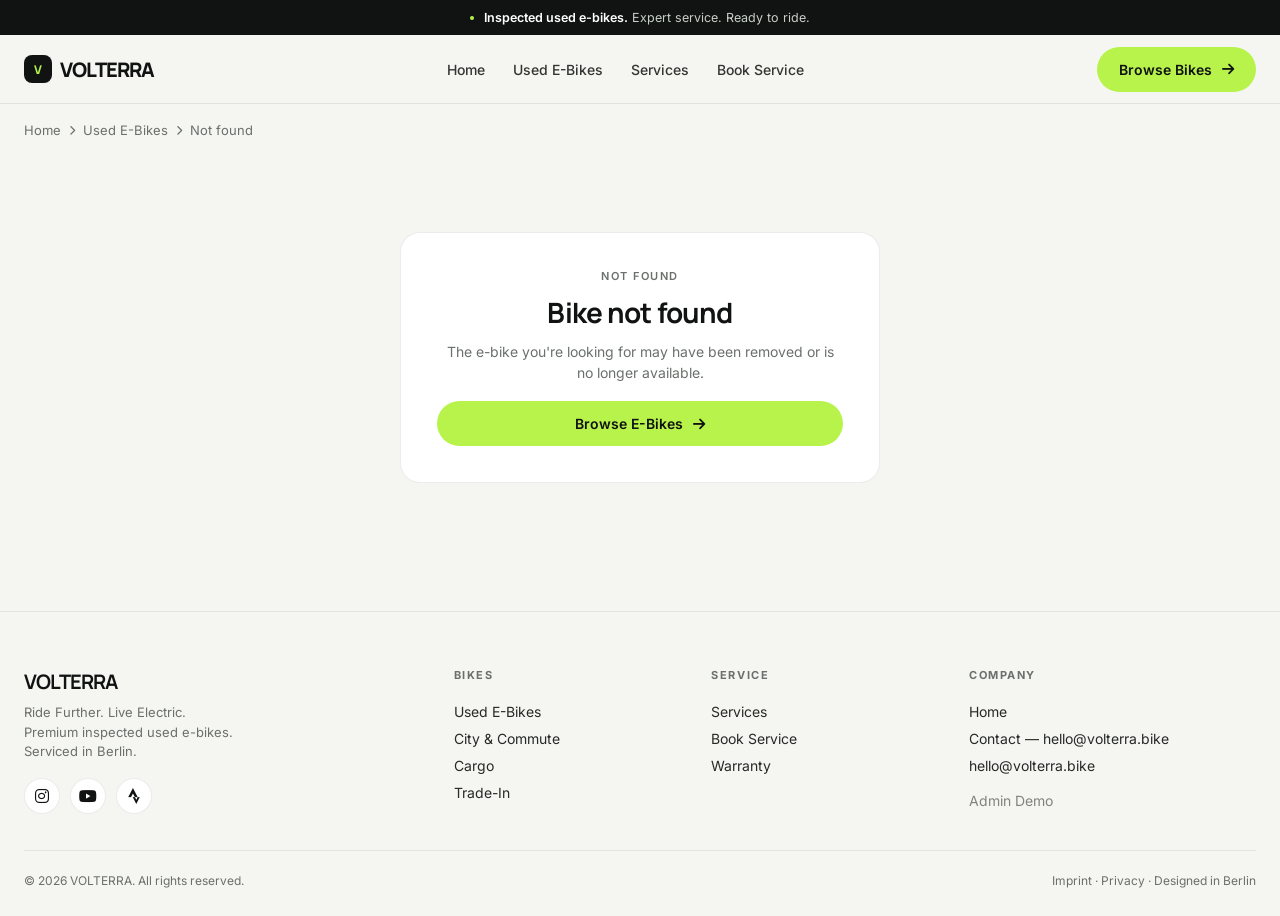
<file: bike-details.html>
<!DOCTYPE html>
<html lang="en">
<head>
<meta charset="UTF-8">
<meta name="viewport" content="width=device-width, initial-scale=1.0">
<title>Loading bike — VOLTERRA</title>
<meta id="metaDesc" name="description" content="Inspected used e-bike at VOLTERRA.">
<link rel="preconnect" href="https://fonts.googleapis.com">
<link rel="preconnect" href="https://fonts.gstatic.com" crossorigin>
<link href="https://fonts.googleapis.com/css2?family=Inter:wght@400;500;600&family=Manrope:wght@600;700;800&display=swap" rel="stylesheet">
<link rel="stylesheet" href="https://cdnjs.cloudflare.com/ajax/libs/font-awesome/6.5.2/css/all.min.css">
<style>
:root{
  --color-primary:#B7F34A; --color-dark:#111312; --color-bg:#F5F5F2; --color-white:#FFFFFF;
  --color-text-secondary:#6B706C; --color-border:rgba(17,19,18,0.08); --color-border-dark:rgba(255,255,255,0.12);
  --radius-xl:28px; --radius-lg:18px; --radius-pill:100px; --shadow-card:0 8px 40px rgba(17,19,18,0.06);
  --max-w:1280px; --pad-x:24px;
}
*{margin:0;padding:0;box-sizing:border-box}
html{scroll-behavior:smooth}
body{font-family:Inter,system-ui,sans-serif;background:var(--color-bg);color:var(--color-dark);-webkit-font-smoothing:antialiased;overflow-x:hidden}
h1,h2,h3{font-family:Manrope,sans-serif;letter-spacing:-0.03em}
a{color:inherit;text-decoration:none} img{display:block;max-width:100%} button{border:0;background:none;font:inherit;cursor:pointer}
.container{width:100%;max-width:var(--max-w);margin:0 auto;padding-left:var(--pad-x);padding-right:var(--pad-x)}
.eyebrow{font-size:11px;font-weight:600;letter-spacing:0.14em;text-transform:uppercase;color:var(--color-text-secondary)}
.btn-primary{display:inline-flex;align-items:center;gap:10px;background:var(--color-primary);color:var(--color-dark);padding:14px 22px;border-radius:var(--radius-pill);font-weight:600;font-size:14px;transition:.18s;white-space:nowrap}
.btn-primary:hover{transform:translateY(-1px);box-shadow:0 8px 24px rgba(183,243,74,0.35)}
.btn-secondary{display:inline-flex;align-items:center;gap:10px;border:1px solid var(--color-border);background:var(--color-white);padding:14px 22px;border-radius:var(--radius-pill);font-weight:600;font-size:14px;transition:.18s}
.btn-secondary:hover{border-color:var(--color-dark);transform:translateY(-1px)}
.btn-dark{display:inline-flex;align-items:center;gap:10px;background:var(--color-dark);color:var(--color-white);padding:14px 22px;border-radius:var(--radius-pill);font-weight:600;font-size:14px}
.announce{background:var(--color-dark);color:#C8CFC9;font-size:12.5px;text-align:center;padding:10px 16px;display:flex;justify-content:center;align-items:center;gap:10px}
.announce strong{color:var(--color-white);font-weight:600} .announce .dot{width:4px;height:4px;border-radius:50%;background:var(--color-primary);display:inline-block}
.nav-wrap{position:sticky;top:0;z-index:50;background:rgba(245,245,242,0.88);backdrop-filter:saturate(180%) blur(16px);border-bottom:1px solid var(--color-border)}
.nav{height:68px;display:flex;align-items:center;justify-content:space-between}
.logo{font-family:Manrope,sans-serif;font-weight:800;font-size:20px;letter-spacing:-0.04em;display:flex;align-items:center;gap:8px}
.logo-mark{width:28px;height:28px;background:var(--color-dark);color:var(--color-primary);display:grid;place-items:center;border-radius:8px;font-size:12px;font-weight:800}
.nav-links{display:flex;align-items:center;gap:28px}
.nav-links a{font-size:14px;font-weight:500;opacity:0.85;transition:.18s} .nav-links a:hover{opacity:1}
.nav-links a.active{opacity:1;font-weight:600;position:relative} .nav-links a.active:after{content:'';position:absolute;left:0;right:0;bottom:-4px;height:2px;background:var(--color-dark)}
.nav-actions{display:flex;align-items:center;gap:12px}
.nav-hamburger{display:none;width:40px;height:40px;border-radius:50%;border:1px solid var(--color-border);background:var(--color-white);place-items:center}
.mobile-drawer{position:fixed;inset:0;z-index:60;background:var(--color-bg);transform:translateX(100%);transition:transform .36s cubic-bezier(.2,.8,.2,1);display:flex;flex-direction:column}
.mobile-drawer.open{transform:translateX(0)}
.mobile-drawer-head{height:68px;display:flex;align-items:center;justify-content:space-between;padding:0 24px;border-bottom:1px solid var(--color-border)}
.mobile-links{padding:32px 24px;display:flex;flex-direction:column;gap:6px}
.mobile-links a{font-family:Manrope,sans-serif;font-size:34px;font-weight:700;letter-spacing:-0.03em;line-height:1.1;padding:8px 0;border-bottom:1px solid var(--color-border)}
.mobile-foot{margin-top:auto;padding:24px;border-top:1px solid var(--color-border);display:flex;flex-direction:column;gap:14px}
.breadcrumb{display:flex;align-items:center;gap:8px;padding:18px 0 14px;font-size:13px;color:var(--color-text-secondary);flex-wrap:wrap}
.breadcrumb a:hover{color:var(--color-dark);text-decoration:underline;text-underline-offset:4px}
.breadcrumb i{font-size:10px}
.detail-grid{display:grid;grid-template-columns:1.15fr 0.85fr;gap:24px;align-items:start}
.gallery{background:var(--color-white);border:1px solid var(--color-border);border-radius:var(--radius-xl);overflow:hidden;padding:12px}
.main-img-wrap{position:relative;aspect-ratio:1.2/1;background:#EEF0EB;border-radius:16px;overflow:hidden;display:grid;place-items:center}
.main-img-wrap img{width:100%;height:100%;object-fit:contain;object-position:center;padding:10px;transition:opacity .28s}
.img-placeholder{color:var(--color-text-secondary);font-size:11px;text-align:center;padding:20px;display:grid;gap:8px;place-items:center}
.img-placeholder i{font-size:20px}
.badge{position:absolute;top:12px;left:12px;background:var(--color-dark);color:var(--color-white);font-size:10.5px;letter-spacing:0.08em;font-weight:600;text-transform:uppercase;padding:7px 11px;border-radius:100px;z-index:2}
.nav-arrow{position:absolute;top:50%;transform:translateY(-50%);width:36px;height:36px;border-radius:50%;background:rgba(255,255,255,0.9);border:1px solid var(--color-border);display:grid;place-items:center;z-index:2;transition:.18s}
.nav-arrow:hover{background:var(--color-white)} .nav-arrow.prev{left:12px} .nav-arrow.next{right:12px}
.thumbs{display:flex;gap:10px;margin-top:12px;overflow:auto;padding-bottom:2px;scrollbar-width:none}
.thumbs::-webkit-scrollbar{display:none}
.thumb{flex:0 0 86px;height:86px;border-radius:12px;overflow:hidden;border:2px solid transparent;cursor:pointer;transition:.18s;background:#EEEDE8;display:grid;place-items:center;color:var(--color-text-secondary);font-size:10px;text-align:center}
.thumb img{width:100%;height:100%;object-fit:contain;object-position:center;padding:4px}
.thumb.active{border-color:var(--color-dark)} .thumb:hover{transform:translateY(-1px)}
.info{background:var(--color-white);border:1px solid var(--color-border);border-radius:var(--radius-xl);padding:24px 22px;position:sticky;top:84px}
.info-head{display:flex;justify-content:space-between;align-items:flex-start;gap:12px;margin-bottom:6px}
.info-brand{font-size:11px;letter-spacing:0.12em;text-transform:uppercase;color:var(--color-text-secondary);font-weight:600;margin-bottom:6px}
.info-title{font-size:clamp(26px,2.8vw,36px);line-height:0.95;font-weight:800;margin-bottom:10px}
.price-row{display:flex;align-items:baseline;gap:12px;margin:10px 0 14px}
.price{font-family:Manrope,sans-serif;font-weight:800;font-size:30px}
.old-price{font-size:14px;color:var(--color-text-secondary);text-decoration:line-through}
.save{font-size:11px;font-weight:700;letter-spacing:0.06em;background:var(--color-primary);padding:4px 8px;border-radius:100px}
.condition-line{display:inline-flex;align-items:center;gap:6px;font-size:12px;color:#2A332E;background:#EEF0EB;border:1px solid var(--color-border);padding:6px 10px;border-radius:100px;margin-bottom:16px}
.specs-grid{display:grid;grid-template-columns:1fr 1fr;gap:12px;margin:18px 0;padding:16px;background:var(--color-bg);border:1px solid var(--color-border);border-radius:14px}
.spec-k{font-size:10px;letter-spacing:0.12em;text-transform:uppercase;color:var(--color-text-secondary);font-weight:600;margin-bottom:3px}
.spec-v{font-size:14px;font-weight:600}
.ctas{display:flex;flex-direction:column;gap:10px;margin:18px 0 14px}
.ctas .btn-primary,.ctas .btn-secondary{justify-content:center;width:100%}
.trust{display:flex;gap:16px;border-top:1px solid var(--color-border);padding-top:14px;margin-top:10px;flex-wrap:wrap}
.trust div{font-size:11px;color:var(--color-text-secondary);display:flex;align-items:center;gap:6px}
.trust i{color:var(--color-dark)}
.detail-sections{margin-top:24px;display:grid;grid-template-columns:1.15fr 0.85fr;gap:24px}
.card-white{background:var(--color-white);border:1px solid var(--color-border);border-radius:20px;padding:22px}
.card-white h3{font-size:18px;margin-bottom:10px}
.card-white p{font-size:14px;line-height:1.6;color:#3A3E3B}
.checklist{list-style:none;display:grid;gap:8px;margin-top:12px}
.checklist li{font-size:13px;display:flex;gap:10px;align-items:center}
.checklist li i{width:20px;height:20px;background:var(--color-dark);color:var(--color-primary);border-radius:50%;display:grid;place-items:center;font-size:10px}
.related{margin-top:42px}
.related h2{font-size:clamp(24px,2.4vw,32px);margin-bottom:18px}
.bikes-grid{display:grid;grid-template-columns:repeat(3,1fr);gap:18px}
.bike-card{background:var(--color-white);border-radius:20px;border:1px solid var(--color-border);overflow:hidden;transition:transform .22s, box-shadow .22s}
.bike-card:hover{transform:translateY(-4px);box-shadow:var(--shadow-card)}
.bike-img{position:relative;aspect-ratio:1.2/1;overflow:hidden;background:#EEF0EB;display:grid;place-items:center;color:var(--color-text-secondary);font-size:11px}
.bike-img img{width:100%;height:100%;object-fit:contain;object-position:center;padding:10px;transition:transform .6s} .bike-card:hover .bike-img img{transform:scale(1.02)}
.badge-card{position:absolute;top:12px;left:12px;background:var(--color-dark);color:var(--color-white);font-size:10.5px;letter-spacing:0.08em;font-weight:600;text-transform:uppercase;padding:6px 10px;border-radius:100px;z-index:2}
.bike-body{padding:16px 16px 14px}
.bike-brand{font-size:11px;letter-spacing:0.12em;text-transform:uppercase;color:var(--color-text-secondary);font-weight:600;margin-bottom:6px}
.bike-name{font-family:Manrope,sans-serif;font-weight:700;font-size:17px;letter-spacing:-0.02em;margin-bottom:8px;line-height:1.2}
.bike-specs{font-size:12.5px;color:var(--color-text-secondary);display:flex;gap:8px;align-items:center;margin-bottom:14px;flex-wrap:wrap}
.bike-specs .dot{width:3px;height:3px;background:var(--color-text-secondary);border-radius:50%;display:inline-block}
.bike-foot{display:flex;justify-content:space-between;align-items:center;border-top:1px solid var(--color-border);padding-top:12px}
.bike-price{font-family:Manrope,sans-serif;font-weight:800;font-size:18px}
.bike-link{font-size:13px;font-weight:600;display:inline-flex;align-items:center;gap:6px}
.error-wrap{display:grid;place-items:center;padding:80px 24px;text-align:center}
.error-card{background:var(--color-white);border:1px solid var(--color-border);border-radius:20px;padding:36px;max-width:480px}
footer{padding:56px 0 28px;border-top:1px solid var(--color-border);margin-top:48px}
.footer-grid{display:grid;grid-template-columns:1.4fr 0.8fr 0.8fr 1fr;gap:28px;margin-bottom:36px}
.footer-brand b{font-family:Manrope,sans-serif;font-size:20px;letter-spacing:-0.04em}
.footer-brand p{color:var(--color-text-secondary);font-size:13px;margin-top:8px;line-height:1.5;max-width:260px}
.footer-col h5{font-size:11px;letter-spacing:0.14em;text-transform:uppercase;color:var(--color-text-secondary);margin-bottom:16px}
.footer-col a{display:block;font-size:14px;padding:5px 0;opacity:0.9} .footer-col a:hover{opacity:1;text-decoration:underline;text-underline-offset:4px}
.footer-bottom{display:flex;justify-content:space-between;align-items:center;gap:16px;padding-top:22px;border-top:1px solid var(--color-border);flex-wrap:wrap}
.footer-bottom span{font-size:12px;color:var(--color-text-secondary)}
.socials{display:flex;gap:10px} .socials a{width:36px;height:36px;border-radius:50%;border:1px solid var(--color-border);display:grid;place-items:center;background:var(--color-white);transition:.18s}
.socials a:hover{border-color:var(--color-dark)}
@media(max-width:1024px){
  .detail-grid,.detail-sections{grid-template-columns:1fr}
  .info{position:static}
  .bikes-grid{grid-template-columns:repeat(2,1fr)}
}
@media(max-width:900px){
  .nav-links,.nav-actions .btn-primary{display:none} .nav-hamburger{display:grid}
}
@media(max-width:640px){
  :root{--pad-x:16px}
  .bikes-grid{grid-template-columns:1fr}
  .footer-grid{grid-template-columns:1fr 1fr}
  .specs-grid{grid-template-columns:1fr 1fr}
}
</style>
</head>
<body>

<div class="announce"><span class="dot"></span><span><strong>Inspected used e-bikes.</strong> Expert service. Ready to ride.</span></div>

<div class="nav-wrap">
  <div class="container nav">
    <a class="logo" href="index.html"><span class="logo-mark">V</span> VOLTERRA</a>
    <nav class="nav-links" aria-label="Primary">
      <a href="index.html">Home</a>
      <a href="bikes.html">Used E-Bikes</a>
      <a href="services.html">Services</a>
      <a href="book-service.html">Book Service</a>
    </nav>
    <div class="nav-actions">
      <a class="btn-primary" href="bikes.html">Browse Bikes <i class="fa-solid fa-arrow-right"></i></a>
      <button class="nav-hamburger" id="openMenu" aria-label="Open menu"><i class="fa-solid fa-bars"></i></button>
    </div>
  </div>
</div>

<div class="mobile-drawer" id="drawer">
  <div class="mobile-drawer-head">
    <span class="logo"><span class="logo-mark">V</span> VOLTERRA</span>
    <button class="nav-hamburger" style="display:grid" id="closeMenu" aria-label="Close menu"><i class="fa-solid fa-xmark"></i></button>
  </div>
  <div class="mobile-links">
    <a href="index.html">Home</a>
    <a href="bikes.html">Used E-Bikes</a>
    <a href="services.html">Services</a>
    <a href="book-service.html">Book Service</a>
    <a href="admin.html" style="opacity:0.5">Admin Demo</a>
  </div>
  <div class="mobile-foot">
    <a class="btn-dark" style="justify-content:center" href="bikes.html">Browse Inventory</a>
    <p class="eyebrow">Ride Further. Live Electric.</p>
  </div>
</div>

<main class="container" id="mainContent">
  <nav class="breadcrumb" id="breadcrumb" aria-label="Breadcrumb">
    <a href="index.html">Home</a><i class="fa-solid fa-chevron-right"></i>
    <a href="bikes.html">Used E-Bikes</a><i class="fa-solid fa-chevron-right"></i>
    <span id="crumbName">Bike Details</span>
  </nav>

  <div id="detailRoot"></div>

  <div id="errorRoot" style="display:none">
    <div class="error-wrap">
      <div class="error-card">
        <div class="eyebrow" style="margin-bottom:10px">Not found</div>
        <h2 style="font-size:28px;margin-bottom:10px">Bike not found</h2>
        <p style="font-size:14px;color:var(--color-text-secondary);line-height:1.5;margin-bottom:18px">The e-bike you're looking for may have been removed or is no longer available.</p>
        <a class="btn-primary" href="bikes.html" style="justify-content:center;width:100%">Browse E-Bikes <i class="fa-solid fa-arrow-right"></i></a>
      </div>
    </div>
  </div>
</main>

<footer>
  <div class="container">
    <div class="footer-grid">
      <div class="footer-brand"><b>VOLTERRA</b><p>Ride Further. Live Electric.<br>Premium inspected used e-bikes. Serviced in Berlin.</p>
        <div class="socials" style="margin-top:16px"><a aria-label="Instagram" href="#"><i class="fa-brands fa-instagram"></i></a><a aria-label="YouTube" href="#"><i class="fa-brands fa-youtube"></i></a><a aria-label="Strava" href="#"><i class="fa-brands fa-strava"></i></a></div>
      </div>
      <div class="footer-col"><h5>Bikes</h5><a href="bikes.html">Used E-Bikes</a><a href="bikes.html">City & Commute</a><a href="bikes.html">Cargo</a><a href="bikes.html">Trade-In</a></div>
      <div class="footer-col"><h5>Service</h5><a href="services.html">Services</a><a href="book-service.html">Book Service</a><a href="services.html">Warranty</a></div>
      <div class="footer-col"><h5>Company</h5><a href="index.html">Home</a><a href="mailto:hello@volterra.bike">Contact — hello@volterra.bike</a><a href="mailto:hello@volterra.bike">hello@volterra.bike</a><a href="admin.html" style="margin-top:8px;opacity:0.5">Admin Demo</a></div>
    </div>
    <div class="footer-bottom"><span>© 2026 VOLTERRA. All rights reserved.</span><span>Imprint · Privacy · Designed in Berlin</span></div>
  </div>
</footer>

<script src="data/bikes.js"></script>
<script src="js/bike-details.js"></script>
</body>
</html>
</file>
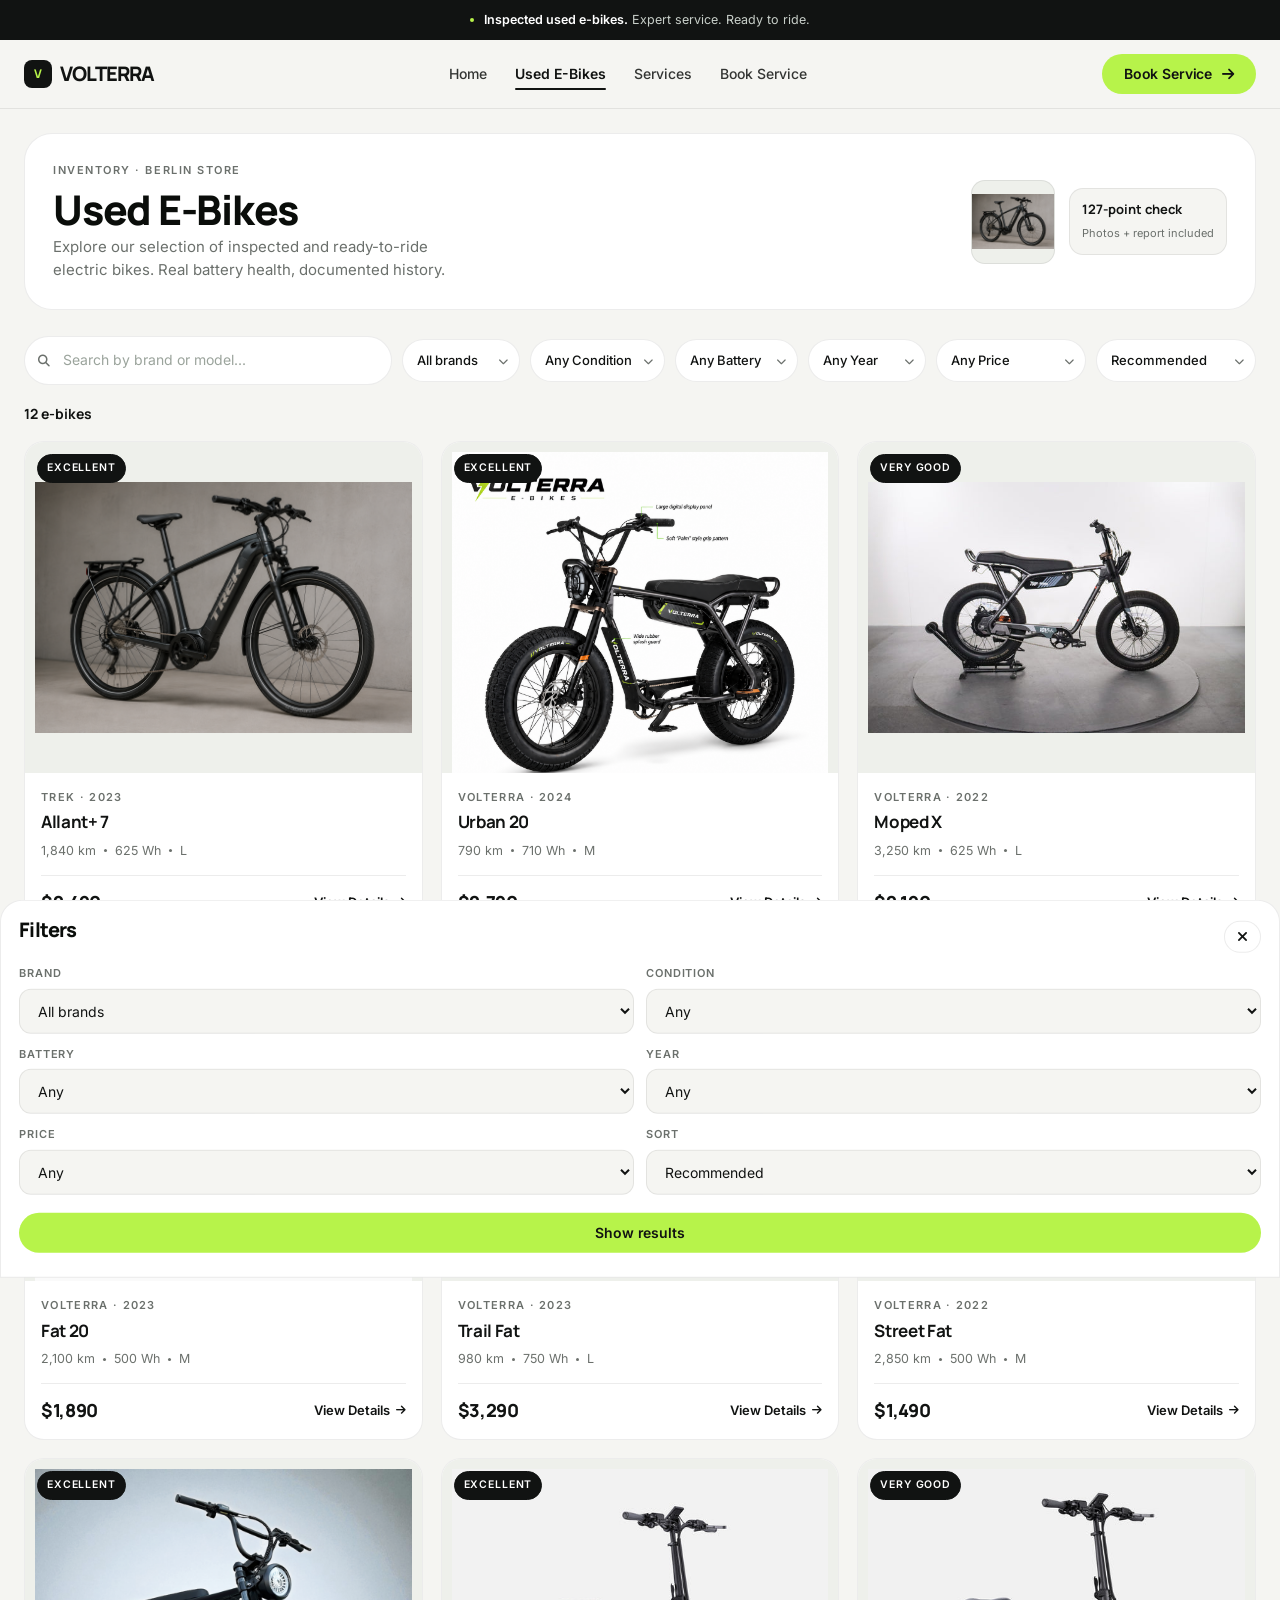
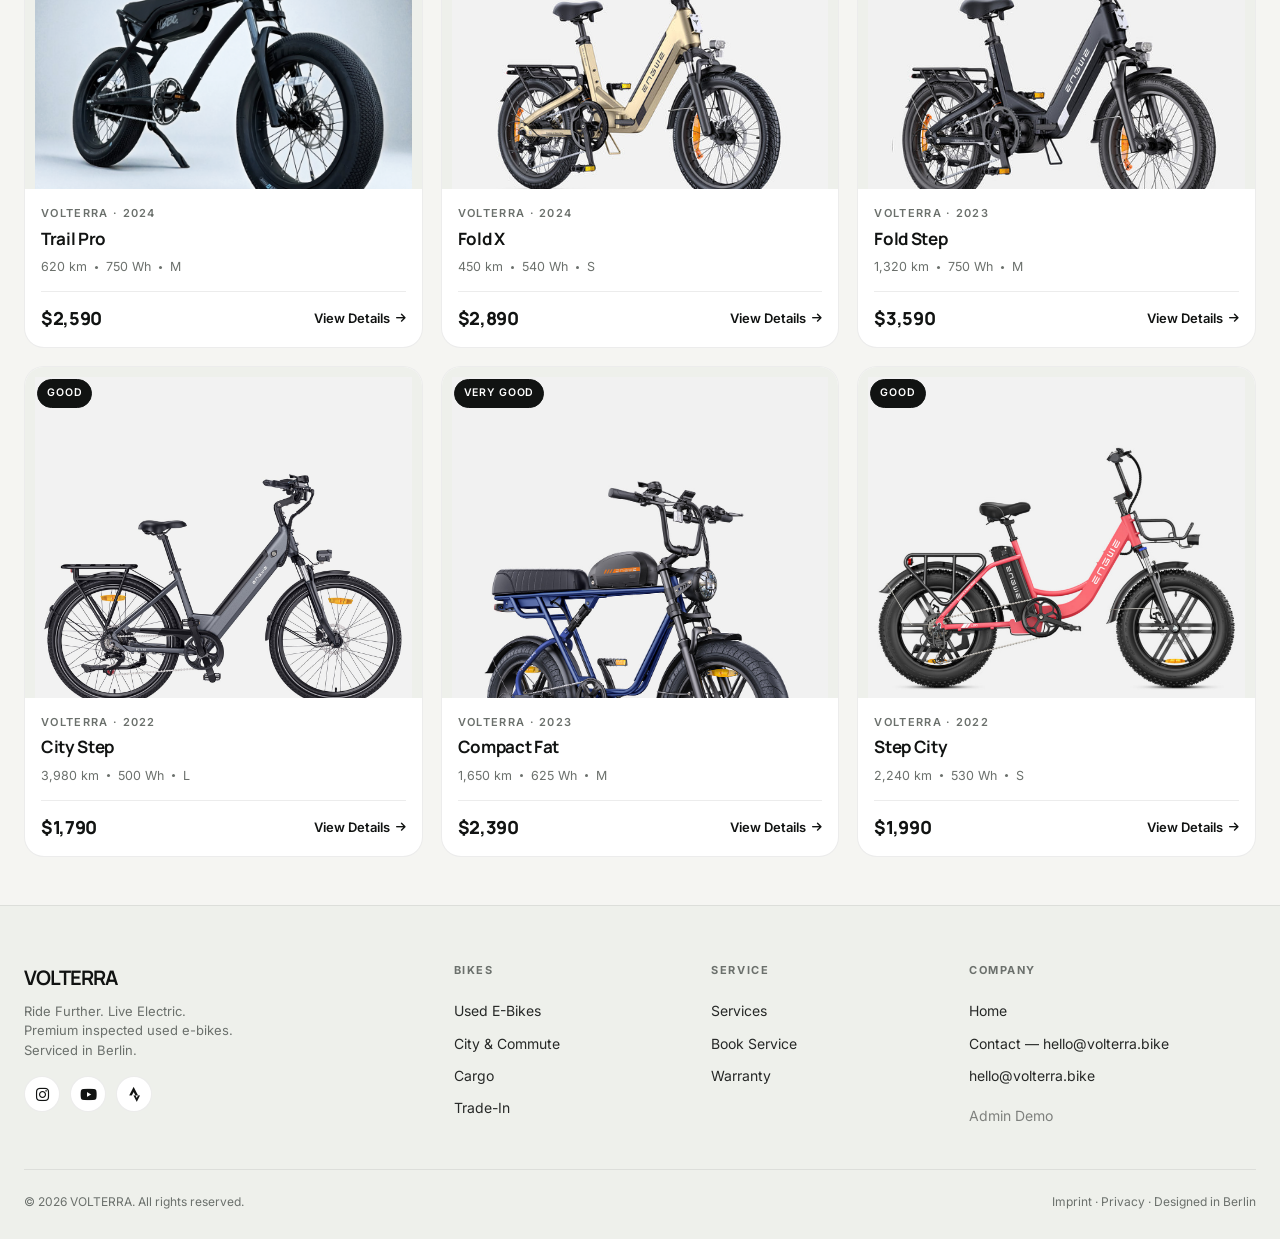
<file: bikes.html>
<!DOCTYPE html>
<html lang="en">
<head>
<meta charset="UTF-8">
<meta name="viewport" content="width=device-width, initial-scale=1.0">
<title>Used E-Bikes — VOLTERRA</title>
<meta name="description" content="Explore our selection of inspected and ready-to-ride electric bikes.">
<link rel="preconnect" href="https://fonts.googleapis.com">
<link rel="preconnect" href="https://fonts.gstatic.com" crossorigin>
<link href="https://fonts.googleapis.com/css2?family=Inter:wght@400;500;600&family=Manrope:wght@600;700;800&display=swap" rel="stylesheet">
<link rel="stylesheet" href="https://cdnjs.cloudflare.com/ajax/libs/font-awesome/6.5.2/css/all.min.css">
<style>
/* === VOLTERRA Design System — reused from index.html === */
:root{
  --color-primary:#B7F34A;
  --color-dark:#111312;
  --color-bg:#F5F5F2;
  --color-white:#FFFFFF;
  --color-text-secondary:#6B706C;
  --color-border:rgba(17,19,18,0.08);
  --color-border-dark:rgba(255,255,255,0.12);
  --radius-xl:28px;
  --radius-lg:18px;
  --radius-pill:100px;
  --shadow-card:0 8px 40px rgba(17,19,18,0.06);
  --max-w:1280px;
  --pad-x:24px;
}
*{margin:0;padding:0;box-sizing:border-box}
html{scroll-behavior:smooth}
body{font-family:Inter,system-ui,sans-serif;background:var(--color-bg);color:var(--color-dark);-webkit-font-smoothing:antialiased;overflow-x:hidden}
h1,h2,h3,h4{font-family:Manrope,sans-serif;letter-spacing:-0.03em}
a{color:inherit;text-decoration:none}
img{display:block;max-width:100%}
button{border:0;background:none;font:inherit;cursor:pointer}
.container{width:100%;max-width:var(--max-w);margin:0 auto;padding-left:var(--pad-x);padding-right:var(--pad-x)}
.eyebrow{font-size:11px;font-weight:600;letter-spacing:0.14em;text-transform:uppercase;color:var(--color-text-secondary)}
.btn-primary{display:inline-flex;align-items:center;gap:10px;background:var(--color-primary);color:var(--color-dark);padding:13px 20px;border-radius:var(--radius-pill);font-weight:600;font-size:14px;transition:transform .18s, box-shadow .18s;white-space:nowrap}
.btn-primary:hover{transform:translateY(-1px);box-shadow:0 8px 24px rgba(183,243,74,0.35)}
.btn-secondary{display:inline-flex;align-items:center;gap:10px;border:1px solid var(--color-border);background:var(--color-white);padding:13px 20px;border-radius:var(--radius-pill);font-weight:600;font-size:14px;transition:.18s}
.btn-secondary:hover{border-color:var(--color-dark);transform:translateY(-1px)}
.btn-dark{display:inline-flex;align-items:center;gap:10px;background:var(--color-dark);color:var(--color-white);padding:13px 20px;border-radius:var(--radius-pill);font-weight:600;font-size:14px}

/* Nav */
.announce{background:var(--color-dark);color:#C8CFC9;font-size:12.5px;text-align:center;padding:10px 16px;display:flex;justify-content:center;align-items:center;gap:10px}
.announce strong{color:var(--color-white);font-weight:600}
.announce .dot{width:4px;height:4px;border-radius:50%;background:var(--color-primary);display:inline-block}
.nav-wrap{position:sticky;top:0;z-index:50;background:rgba(245,245,242,0.88);backdrop-filter:saturate(180%) blur(16px);border-bottom:1px solid var(--color-border)}
.nav{height:68px;display:flex;align-items:center;justify-content:space-between}
.logo{font-family:Manrope,sans-serif;font-weight:800;font-size:20px;letter-spacing:-0.04em;display:flex;align-items:center;gap:8px}
.logo-mark{width:28px;height:28px;background:var(--color-dark);color:var(--color-primary);display:grid;place-items:center;border-radius:8px;font-size:12px;font-weight:800}
.nav-links{display:flex;align-items:center;gap:28px}
.nav-links a{font-size:14px;font-weight:500;opacity:0.85;transition:.18s}
.nav-links a:hover{opacity:1}
.nav-links a.active{opacity:1;font-weight:600;position:relative}
.nav-links a.active:after{content:'';position:absolute;left:0;right:0;bottom:-4px;height:2px;background:var(--color-dark)}
.nav-actions{display:flex;align-items:center;gap:12px}
.nav-hamburger{display:none;width:40px;height:40px;border-radius:50%;border:1px solid var(--color-border);background:var(--color-white);place-items:center}
.mobile-drawer{position:fixed;inset:0;z-index:60;background:var(--color-bg);transform:translateX(100%);transition:transform .36s cubic-bezier(.2,.8,.2,1);display:flex;flex-direction:column}
.mobile-drawer.open{transform:translateX(0)}
.mobile-drawer-head{height:68px;display:flex;align-items:center;justify-content:space-between;padding:0 24px;border-bottom:1px solid var(--color-border)}
.mobile-links{padding:32px 24px;display:flex;flex-direction:column;gap:6px}
.mobile-links a{font-family:Manrope,sans-serif;font-size:34px;font-weight:700;letter-spacing:-0.03em;line-height:1.1;padding:8px 0;border-bottom:1px solid var(--color-border)}
.mobile-foot{margin-top:auto;padding:24px;border-top:1px solid var(--color-border);display:flex;flex-direction:column;gap:14px}

/* Page Hero */
.page-hero{padding:22px 0 18px}
.page-hero-inner{background:var(--color-white);border:1px solid var(--color-border);border-radius:var(--radius-xl);padding:28px 28px;display:flex;justify-content:space-between;align-items:center;gap:20px}
.page-hero h1{font-size:clamp(30px,3.2vw,44px);font-weight:800;line-height:0.95}
.page-hero p{color:var(--color-text-secondary);font-size:15px;line-height:1.5;max-width:420px;margin-top:8px}
.page-hero-visual{display:flex;align-items:center;gap:14px}
.page-hero-visual .mini{width:84px;height:84px;border-radius:14px;object-fit:contain;border:1px solid var(--color-border)}
.page-hero-visual .spec{background:var(--color-bg);border:1px solid var(--color-border);border-radius:14px;padding:10px 12px}
.page-hero-visual b{font-family:Manrope,sans-serif;font-size:13px;display:block}
.page-hero-visual span{font-size:11px;color:var(--color-text-secondary)}

/* Toolbar */
.toolbar{margin:8px 0 18px;display:flex;flex-wrap:wrap;gap:12px;align-items:center;justify-content:space-between}
.search-wrap{position:relative;flex:1 1 260px;max-width:380px}
.search-wrap i{position:absolute;left:14px;top:50%;transform:translateY(-50%);color:var(--color-text-secondary);font-size:13px}
.search-wrap input{width:100%;padding:12px 14px 12px 38px;border-radius:100px;border:1px solid var(--color-border);background:var(--color-white);font-size:14px;outline:none;transition:border .18s}
.search-wrap input:focus{border-color:var(--color-dark)}
.filters{display:flex;flex-wrap:wrap;gap:10px;align-items:center}
.filter{position:relative}
.filter select{appearance:none;padding:10px 32px 10px 14px;border-radius:100px;border:1px solid var(--color-border);background:var(--color-white);font-size:13px;font-weight:500;cursor:pointer;outline:none;min-width:118px}
.filter i{position:absolute;right:12px;top:50%;transform:translateY(-50%);pointer-events:none;font-size:10px;color:var(--color-text-secondary)}
.filter-btn-mobile{display:none;align-items:center;gap:8px;padding:11px 16px;border-radius:100px;border:1px solid var(--color-border);background:var(--color-white);font-weight:600;font-size:13px}
.badge-count{width:18px;height:18px;border-radius:50%;background:var(--color-dark);color:var(--color-white);display:grid;place-items:center;font-size:11px}

/* Summary */
.summary{display:flex;justify-content:space-between;align-items:center;margin:6px 0 16px}
.summary b{font-family:Manrope,sans-serif;font-size:14px}
.summary button{font-size:13px;font-weight:600;text-decoration:underline;text-underline-offset:4px}

/* Grid */
.bikes-grid{display:grid;grid-template-columns:repeat(3,1fr);gap:18px}
.bike-card{background:var(--color-white);border-radius:20px;border:1px solid var(--color-border);overflow:hidden;transition:transform .22s, box-shadow .22s}
.bike-card:hover{transform:translateY(-4px);box-shadow:var(--shadow-card)}
.bike-img{position:relative;aspect-ratio:1.2/1;overflow:hidden;background:#EEF0EB}
.bike-img img{width:100%;height:100%;object-fit:contain;object-position:center;padding:10px;transition:transform .6s}
.bike-card:hover .bike-img img{transform:scale(1.04)}
.badge{position:absolute;top:12px;left:12px;background:var(--color-dark);color:var(--color-white);font-size:10.5px;letter-spacing:0.08em;font-weight:600;text-transform:uppercase;padding:6px 10px;border-radius:100px}
.badge.great{background:#2A332E;color:#DDE7D3}
.badge.good{background:#EEEDE8;color:#5A5F5B;border:1px solid var(--color-border)}
.bike-body{padding:16px 16px 14px}
.bike-brand{font-size:11px;letter-spacing:0.12em;text-transform:uppercase;color:var(--color-text-secondary);font-weight:600;margin-bottom:6px}
.bike-name{font-family:Manrope,sans-serif;font-weight:700;font-size:17px;letter-spacing:-0.02em;margin-bottom:8px;line-height:1.2}
.bike-specs{font-size:12.5px;color:var(--color-text-secondary);display:flex;gap:8px;align-items:center;margin-bottom:14px;flex-wrap:wrap}
.bike-specs .dot{width:3px;height:3px;background:var(--color-text-secondary);border-radius:50%;display:inline-block}
.bike-foot{display:flex;justify-content:space-between;align-items:center;border-top:1px solid var(--color-border);padding-top:12px}
.bike-price{font-family:Manrope,sans-serif;font-weight:800;font-size:18px}
.bike-link{font-size:13px;font-weight:600;display:inline-flex;align-items:center;gap:6px}
.bike-link i{font-size:11px;transition:transform .18s}
.bike-card:hover .bike-link i{transform:translateX(3px)}

/* Empty & skeleton */
.empty{background:var(--color-white);border:1px dashed var(--color-border);border-radius:20px;padding:48px 24px;text-align:center}
.empty h3{font-size:22px;margin-bottom:8px}
.empty p{color:var(--color-text-secondary);font-size:14px;margin-bottom:16px}
.skeleton{animation:pulse 1.4s infinite}
@keyframes pulse{0%{opacity:1}50%{opacity:0.6}100%{opacity:1}}

/* Filter sheet (mobile) */
.filter-backdrop{position:fixed;inset:0;background:rgba(0,0,0,0.28);z-index:55;opacity:0;pointer-events:none;transition:.28s}
.filter-backdrop.open{opacity:1;pointer-events:auto}
.filter-sheet{position:fixed;left:0;right:0;bottom:0;z-index:56;background:var(--color-white);border-radius:22px 22px 0 0;border:1px solid var(--color-border);transform:translateY(100%);transition:transform .34s cubic-bezier(.2,.8,.2,1);max-height:86vh;overflow:auto;padding:18px 18px 24px}
.filter-sheet.open{transform:translateY(0)}
.filter-sheet h3{font-size:20px;margin-bottom:14px}
.filter-grid{display:grid;grid-template-columns:1fr 1fr;gap:12px}
.filter-grid label{font-size:11px;letter-spacing:0.08em;text-transform:uppercase;color:var(--color-text-secondary);font-weight:600;margin-bottom:6px;display:block}
.filter-grid select{width:100%;padding:12px 14px;border-radius:12px;border:1px solid var(--color-border);background:var(--color-bg);font-size:14px}

/* Footer */
footer{padding:56px 0 28px;border-top:1px solid var(--color-border);margin-top:36px}
.footer-grid{display:grid;grid-template-columns:1.4fr 0.8fr 0.8fr 1fr;gap:28px;margin-bottom:36px}
.footer-brand b{font-family:Manrope,sans-serif;font-size:20px;letter-spacing:-0.04em}
.footer-brand p{color:var(--color-text-secondary);font-size:13px;margin-top:8px;line-height:1.5;max-width:260px}
.footer-col h5{font-size:11px;letter-spacing:0.14em;text-transform:uppercase;color:var(--color-text-secondary);margin-bottom:16px}
.footer-col a{display:block;font-size:14px;padding:5px 0;opacity:0.9}
.footer-col a:hover{opacity:1;text-decoration:underline;text-underline-offset:4px}
.footer-bottom{display:flex;justify-content:space-between;align-items:center;gap:16px;padding-top:22px;border-top:1px solid var(--color-border);flex-wrap:wrap}
.footer-bottom span{font-size:12px;color:var(--color-text-secondary)}
.socials{display:flex;gap:10px}
.socials a{width:36px;height:36px;border-radius:50%;border:1px solid var(--color-border);display:grid;place-items:center;background:var(--color-white);transition:.18s}
.socials a:hover{border-color:var(--color-dark)}

/* Responsive */
@media(max-width:1024px){.bikes-grid{grid-template-columns:repeat(2,1fr)}}
@media(max-width:900px){
  .nav-links,.nav-actions .btn-primary{display:none}
  .nav-hamburger{display:grid}
  .page-hero-inner{flex-direction:column;align-items:flex-start}
  .filters{display:none}
  .filter-btn-mobile{display:inline-flex}
}
@media(max-width:640px){
  :root{--pad-x:16px}
  .bikes-grid{grid-template-columns:1fr}
  .footer-grid{grid-template-columns:1fr 1fr}
}
@media(prefers-reduced-motion:reduce){*{scroll-behavior:auto !important;transition:none !important;animation:none !important}}
</style>
<link rel="stylesheet" href="css/style.css">
</head>
<body>

<div class="announce"><span class="dot"></span><span><strong>Inspected used e-bikes.</strong> Expert service. Ready to ride.</span></div>

<div class="nav-wrap">
  <div class="container nav">
    <a class="logo" href="index.html"><span class="logo-mark">V</span> VOLTERRA</a>
    <nav class="nav-links" aria-label="Primary">
      <a href="index.html">Home</a>
      <a class="active" href="bikes.html">Used E-Bikes</a>
      <a href="services.html">Services</a>
      <a href="book-service.html">Book Service</a>
    </nav>
    <div class="nav-actions">
      <a class="btn-primary" href="book-service.html">Book Service <i class="fa-solid fa-arrow-right"></i></a>
      <button class="nav-hamburger" id="openMenu" aria-label="Open menu"><i class="fa-solid fa-bars"></i></button>
    </div>
  </div>
</div>

<div class="mobile-drawer" id="drawer">
  <div class="mobile-drawer-head">
    <span class="logo"><span class="logo-mark">V</span> VOLTERRA</span>
    <button class="nav-hamburger" style="display:grid" id="closeMenu" aria-label="Close menu"><i class="fa-solid fa-xmark"></i></button>
  </div>
  <div class="mobile-links">
    <a href="index.html">Home</a>
    <a href="bikes.html">Used E-Bikes</a>
    <a href="services.html">Services</a>
    <a href="book-service.html">Book Service</a>
    <a href="admin.html" style="opacity:0.5">Admin Demo</a>
  </div>
  <div class="mobile-foot">
    <a class="btn-dark" style="justify-content:center" href="bikes.html">Browse Inventory</a>
    <p class="eyebrow">Ride Further. Live Electric.</p>
  </div>
</div>

<main>
  <section class="page-hero">
    <div class="container">
      <div class="page-hero-inner">
        <div>
          <div class="eyebrow" style="margin-bottom:10px">Inventory · Berlin Store</div>
          <h1>Used E-Bikes</h1>
          <p>Explore our selection of inspected and ready-to-ride electric bikes. Real battery health, documented history.</p>
        </div>
        <div class="page-hero-visual">
          <img class="mini" alt="E-bike detail" src="assets/images/bikes/bike-01-1.jpg">
          <div class="spec"><b>127-point check</b><span>Photos + report included</span></div>
        </div>
      </div>
    </div>
  </section>

  <section class="container">
    <div class="toolbar">
      <div class="search-wrap">
        <i class="fa-solid fa-magnifying-glass"></i>
        <input id="searchInput" type="search" placeholder="Search by brand or model..." aria-label="Search bikes">
      </div>

      <div class="filters" aria-label="Filters">
        <div class="filter"><select id="brandFilter"><option value="all">All Brands</option></select><i class="fa-solid fa-chevron-down"></i></div>
        <div class="filter"><select id="conditionFilter"><option value="all">Any Condition</option><option value="Excellent">Excellent</option><option value="Great">Great</option><option value="Good">Good</option></select><i class="fa-solid fa-chevron-down"></i></div>
        <div class="filter"><select id="batteryFilter"><option value="all">Any Battery</option><option value="360">≤ 400Wh</option><option value="500">401-625Wh</option><option value="750">626-800Wh</option><option value="1000">800Wh+</option></select><i class="fa-solid fa-chevron-down"></i></div>
        <div class="filter"><select id="yearFilter"><option value="all">Any Year</option><option value="2024">2024</option><option value="2023">2023</option><option value="2022">2022</option></select><i class="fa-solid fa-chevron-down"></i></div>
        <div class="filter"><select id="priceFilter"><option value="all">Any Price</option><option value="under2000">Under $2,000</option><option value="2000-3000">$2,000 – $3,000</option><option value="3000-4000">$3,000 – $4,000</option><option value="over4000">Over $4,000</option></select><i class="fa-solid fa-chevron-down"></i></div>
        <div class="filter"><select id="sortFilter"><option value="recommended">Recommended</option><option value="price-low">Price: Low to High</option><option value="price-high">Price: High to Low</option><option value="newest">Newest</option><option value="mileage">Lowest Mileage</option></select><i class="fa-solid fa-chevron-down"></i></div>
      </div>

      <button class="filter-btn-mobile" id="openFilters"><i class="fa-solid fa-sliders"></i> Filters <span class="badge-count" id="filterCountBadge" style="display:none">0</span></button>
    </div>

    <div class="summary">
      <b id="resultCount">12 E-Bikes Available</b>
      <button id="clearFilters" style="display:none">Clear filters</button>
    </div>

    <div id="bikeGrid" class="bikes-grid" aria-live="polite"></div>

    <div id="emptyState" class="empty" style="display:none">
      <h3>No e-bikes found</h3>
      <p>Try changing your search or filters.</p>
      <button class="btn-secondary" id="emptyClear"><i class="fa-solid fa-rotate-left"></i> Clear Filters</button>
    </div>
  </section>
</main>

<div class="filter-backdrop" id="filterBackdrop"></div>
<div class="filter-sheet" id="filterSheet">
  <div style="display:flex;justify-content:space-between;align-items:center;margin-bottom:10px">
    <h3>Filters</h3>
    <button id="closeFilters" class="btn-secondary" style="padding:8px 12px"><i class="fa-solid fa-xmark"></i></button>
  </div>
  <div class="filter-grid">
    <div><label>Brand</label><select id="brandFilter_m" data-sync="brandFilter"></select></div>
    <div><label>Condition</label><select id="conditionFilter_m" data-sync="conditionFilter"><option value="all">Any</option><option value="Excellent">Excellent</option><option value="Great">Great</option><option value="Good">Good</option></select></div>
    <div><label>Battery</label><select id="batteryFilter_m" data-sync="batteryFilter"><option value="all">Any</option><option value="360">≤400Wh</option><option value="500">401-625</option><option value="750">626-800</option><option value="1000">800+</option></select></div>
    <div><label>Year</label><select id="yearFilter_m" data-sync="yearFilter"><option value="all">Any</option><option value="2024">2024</option><option value="2023">2023</option><option value="2022">2022</option></select></div>
    <div><label>Price</label><select id="priceFilter_m" data-sync="priceFilter"><option value="all">Any</option><option value="under2000">Under $2k</option><option value="2000-3000">$2k-3k</option><option value="3000-4000">$3k-4k</option><option value="over4000">Over $4k</option></select></div>
    <div><label>Sort</label><select id="sortFilter_m" data-sync="sortFilter"><option value="recommended">Recommended</option><option value="price-low">Low to High</option><option value="price-high">High to Low</option><option value="newest">Newest</option><option value="mileage">Lowest km</option></select></div>
  </div>
  <button class="btn-primary" style="width:100%;justify-content:center;margin-top:18px" onclick="document.getElementById('filterSheet').classList.remove('open');document.getElementById('filterBackdrop').classList.remove('open');document.body.style.overflow=''">Show results</button>
</div>

<footer>
  <div class="container">
    <div class="footer-grid">
      <div class="footer-brand"><b>VOLTERRA</b><p>Ride Further. Live Electric.<br>Premium inspected used e-bikes. Serviced in Berlin.</p>
        <div class="socials" style="margin-top:16px"><a aria-label="Instagram" href="#"><i class="fa-brands fa-instagram"></i></a><a aria-label="YouTube" href="#"><i class="fa-brands fa-youtube"></i></a><a aria-label="Strava" href="#"><i class="fa-brands fa-strava"></i></a></div>
      </div>
      <div class="footer-col"><h5>Bikes</h5><a href="bikes.html">Used E-Bikes</a><a href="bikes.html">City & Commute</a><a href="bikes.html">Cargo</a><a href="bikes.html">Trade-In</a></div>
      <div class="footer-col"><h5>Service</h5><a href="services.html">Services</a><a href="book-service.html">Book Service</a><a href="services.html">Warranty</a></div>
      <div class="footer-col"><h5>Company</h5><a href="index.html">Home</a><a href="mailto:hello@volterra.bike">Contact — hello@volterra.bike</a><a href="mailto:hello@volterra.bike">hello@volterra.bike</a><a href="admin.html" style="margin-top:8px;opacity:0.5">Admin Demo</a></div>
    </div>
    <div class="footer-bottom"><span>© 2026 VOLTERRA. All rights reserved.</span><span>Imprint · Privacy · Designed in Berlin</span></div>
  </div>
</footer>

<script src="data/bikes.js"></script>
<script>
// sync mobile selects with desktop + populate brand mobile
(function(){
  const src = document.getElementById('brandFilter');
  const dst = document.getElementById('brandFilter_m');
  if(src && dst){
    const obs = new MutationObserver(()=>{
      dst.innerHTML = src.innerHTML;
      // keep value sync
      dst.value = src.value;
    });
    obs.observe(src, {childList:true});
    // initial copy after data loads
    setTimeout(()=>{ dst.innerHTML = src.innerHTML; }, 400);
  }
  // two-way sync generic
  document.querySelectorAll('[data-sync]').forEach(m=>{
    const targetId = m.dataset.sync;
    m.addEventListener('change', ()=>{ const t=document.getElementById(targetId); if(t){ t.value=m.value; t.dispatchEvent(new Event('change')); } });
    const t=document.getElementById(targetId);
    if(t){ t.addEventListener('change', ()=>{ m.value=t.value; }); }
  });
})();
</script>
<script src="js/bikes.js"></script>
</body>
</html>
</file>
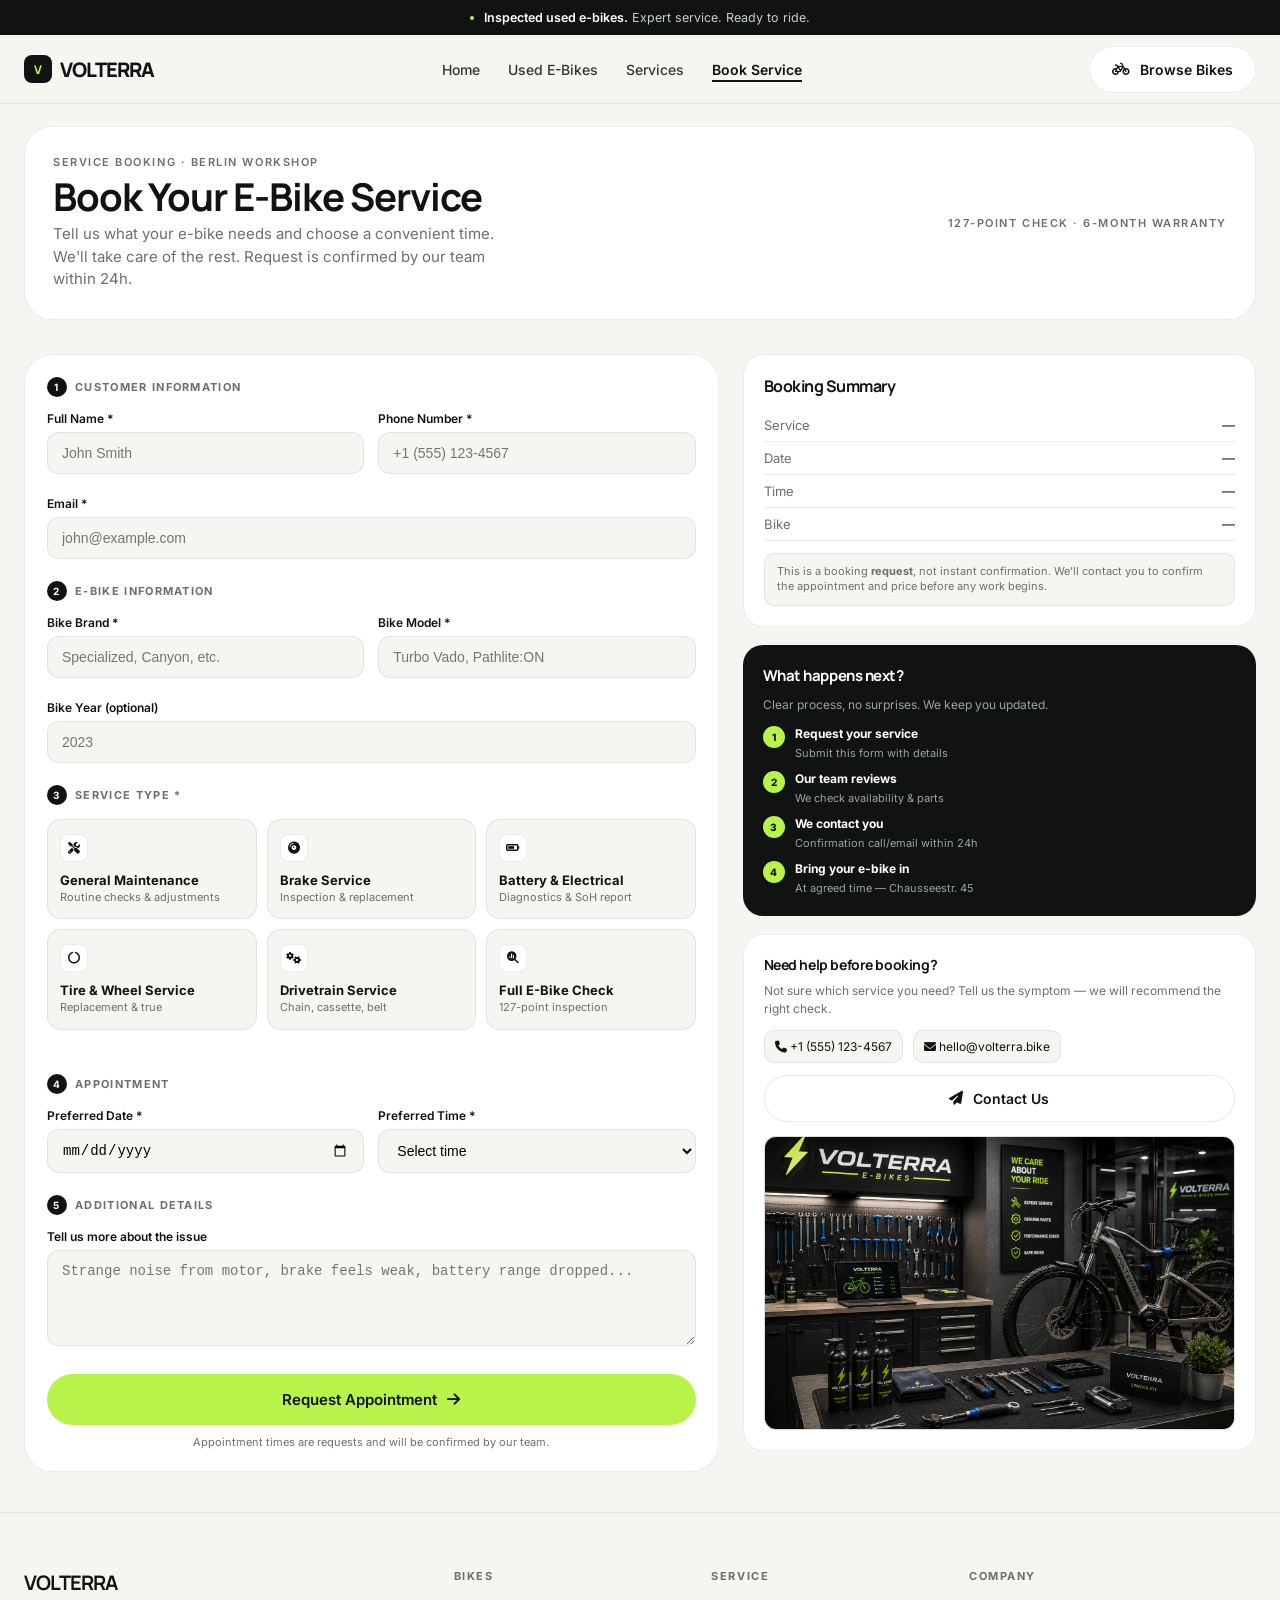
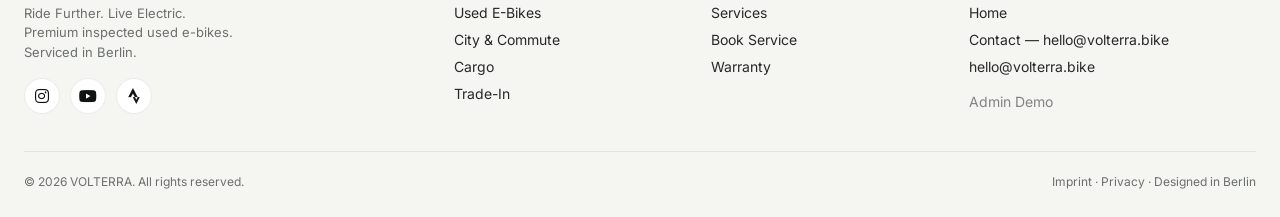
<file: book-service.html>
<!DOCTYPE html>
<html lang="en">
<head>
<meta charset="UTF-8">
<meta name="viewport" content="width=device-width, initial-scale=1.0">
<title>Book a Service — VOLTERRA</title>
<meta name="description" content="Book your e-bike service in Berlin. Choose your service, date and time.">
<link rel="preconnect" href="https://fonts.googleapis.com">
<link rel="preconnect" href="https://fonts.gstatic.com" crossorigin>
<link href="https://fonts.googleapis.com/css2?family=Inter:wght@400;500;600&family=Manrope:wght@600;700;800&display=swap" rel="stylesheet">
<link rel="stylesheet" href="https://cdnjs.cloudflare.com/ajax/libs/font-awesome/6.5.2/css/all.min.css">
<style>
:root{
  --color-primary:#B7F34A; --color-dark:#111312; --color-bg:#F5F5F2; --color-white:#FFFFFF;
  --color-text-secondary:#6B706C; --color-border:rgba(17,19,18,0.08); --color-border-dark:rgba(255,255,255,0.12);
  --radius-xl:28px; --radius-lg:18px; --radius-pill:100px; --shadow-card:0 8px 40px rgba(17,19,18,0.06);
  --max-w:1280px; --pad-x:24px; --error:#D14343;
}
*{margin:0;padding:0;box-sizing:border-box}
html{scroll-behavior:smooth}
body{font-family:Inter,system-ui,sans-serif;background:var(--color-bg);color:var(--color-dark);-webkit-font-smoothing:antialiased;overflow-x:hidden}
h1,h2,h3,h4{font-family:Manrope,sans-serif;letter-spacing:-0.03em}
a{color:inherit;text-decoration:none} img{display:block;max-width:100%} button{border:0;background:none;font:inherit;cursor:pointer}
.container{width:100%;max-width:var(--max-w);margin:0 auto;padding-left:var(--pad-x);padding-right:var(--pad-x)}
.eyebrow{font-size:11px;font-weight:600;letter-spacing:0.14em;text-transform:uppercase;color:var(--color-text-secondary)}
.btn-primary{display:inline-flex;align-items:center;gap:10px;background:var(--color-primary);color:var(--color-dark);padding:14px 22px;border-radius:var(--radius-pill);font-weight:600;font-size:14px;transition:transform .18s, box-shadow .18s;white-space:nowrap;justify-content:center}
.btn-primary:hover{transform:translateY(-1px);box-shadow:0 8px 24px rgba(183,243,74,0.35)}
.btn-secondary{display:inline-flex;align-items:center;gap:10px;border:1px solid var(--color-border);background:var(--color-white);padding:14px 22px;border-radius:var(--radius-pill);font-weight:600;font-size:14px;transition:.18s;justify-content:center}
.btn-secondary:hover{border-color:var(--color-dark);transform:translateY(-1px)}
.btn-dark{display:inline-flex;align-items:center;gap:10px;background:var(--color-dark);color:var(--color-white);padding:14px 22px;border-radius:var(--radius-pill);font-weight:600;font-size:14px}
.announce{background:var(--color-dark);color:#C8CFC9;font-size:12.5px;text-align:center;padding:10px 16px;display:flex;justify-content:center;align-items:center;gap:10px}
.announce strong{color:var(--color-white);font-weight:600} .announce .dot{width:4px;height:4px;border-radius:50%;background:var(--color-primary);display:inline-block}
.nav-wrap{position:sticky;top:0;z-index:50;background:rgba(245,245,242,0.88);backdrop-filter:saturate(180%) blur(16px);border-bottom:1px solid var(--color-border)}
.nav{height:68px;display:flex;align-items:center;justify-content:space-between}
.logo{font-family:Manrope,sans-serif;font-weight:800;font-size:20px;letter-spacing:-0.04em;display:flex;align-items:center;gap:8px}
.logo-mark{width:28px;height:28px;background:var(--color-dark);color:var(--color-primary);display:grid;place-items:center;border-radius:8px;font-size:12px;font-weight:800}
.nav-links{display:flex;align-items:center;gap:28px}
.nav-links a{font-size:14px;font-weight:500;opacity:0.85;transition:.18s} .nav-links a:hover{opacity:1}
.nav-links a.active{opacity:1;font-weight:600;position:relative} .nav-links a.active:after{content:'';position:absolute;left:0;right:0;bottom:-4px;height:2px;background:var(--color-dark)}
.nav-actions{display:flex;align-items:center;gap:12px}
.nav-hamburger{display:none;width:40px;height:40px;border-radius:50%;border:1px solid var(--color-border);background:var(--color-white);place-items:center}
.mobile-drawer{position:fixed;inset:0;z-index:60;background:var(--color-bg);transform:translateX(100%);transition:transform .36s cubic-bezier(.2,.8,.2,1);display:flex;flex-direction:column}
.mobile-drawer.open{transform:translateX(0)}
.mobile-drawer-head{height:68px;display:flex;align-items:center;justify-content:space-between;padding:0 24px;border-bottom:1px solid var(--color-border)}
.mobile-links{padding:32px 24px;display:flex;flex-direction:column;gap:6px}
.mobile-links a{font-family:Manrope,sans-serif;font-size:34px;font-weight:700;letter-spacing:-0.03em;line-height:1.1;padding:8px 0;border-bottom:1px solid var(--color-border)}
.mobile-foot{margin-top:auto;padding:24px;border-top:1px solid var(--color-border);display:flex;flex-direction:column;gap:14px}
.intro{padding:22px 0 16px}
.intro-inner{background:var(--color-white);border:1px solid var(--color-border);border-radius:var(--radius-xl);padding:28px;display:flex;justify-content:space-between;gap:20px;align-items:center}
.intro-inner h1{font-size:clamp(28px,3vw,40px);line-height:0.95;margin-bottom:8px}
.intro-inner p{color:var(--color-text-secondary);font-size:15px;line-height:1.5;max-width:460px}
.booking-layout{display:grid;grid-template-columns:1.15fr 0.85fr;gap:24px;align-items:start;margin-top:18px}
.form-card{background:var(--color-white);border:1px solid var(--color-border);border-radius:var(--radius-xl);padding:22px}
.section-label{font-size:11px;letter-spacing:0.12em;text-transform:uppercase;color:var(--color-text-secondary);font-weight:700;margin-bottom:14px;display:flex;align-items:center;gap:8px}
.section-label span.num{width:20px;height:20px;background:var(--color-dark);color:var(--color-white);border-radius:50%;display:grid;place-items:center;font-size:10px}
.form-group{display:grid;grid-template-columns:1fr 1fr;gap:14px;margin-bottom:22px}
.form-group.full{grid-template-columns:1fr}
.field{display:flex;flex-direction:column;gap:6px}
.field label{font-size:12px;font-weight:600}
.field input,.field select,.field textarea{padding:12px 14px;border-radius:12px;border:1px solid var(--color-border);background:var(--color-bg);font-size:14px;outline:none;transition:border .18s, background .18s}
.field input:focus,.field select:focus,.field textarea:focus{border-color:var(--color-dark);background:var(--color-white)}
.field textarea{resize:vertical;min-height:96px}
.field small.error{font-size:11px;color:var(--error);display:none}
.field.invalid input,.field.invalid select,.field.invalid textarea{border-color:var(--error);background:#FFF6F6}
.field.invalid small.error{display:block}
.service-grid{display:grid;grid-template-columns:repeat(3,1fr);gap:10px;margin-bottom:22px}
.service-opt{position:relative;border:1px solid var(--color-border);background:var(--color-bg);border-radius:14px;padding:14px 12px;cursor:pointer;transition:.18s;text-align:left}
.service-opt:hover{border-color:var(--color-dark);transform:translateY(-1px)}
.service-opt.selected{border-color:var(--color-dark);background:var(--color-dark);color:var(--color-white)}
.service-opt.selected .svc-icon{background:rgba(255,255,255,0.12);border-color:rgba(255,255,255,0.18)}
.service-opt input{position:absolute;opacity:0;pointer-events:none}
.svc-icon{width:28px;height:28px;border-radius:8px;background:var(--color-white);border:1px solid var(--color-border);display:grid;place-items:center;font-size:12px;margin-bottom:10px}
.service-opt b{font-size:13px;display:block;margin-bottom:2px} .service-opt span{font-size:11px;color:var(--color-text-secondary);line-height:1.3;display:block}
.service-opt.selected span{color:#9BA49C}
.prefill{background:#111312;color:#fff;border-radius:14px;padding:12px 14px;display:flex;align-items:center;gap:12px;margin-bottom:18px;border:1px solid var(--color-border-dark)}
.prefill img{width:48px;height:48px;border-radius:10px;object-fit:cover;background:#EEEDE8;border:1px solid var(--color-border-dark)}
.prefill .ph{width:48px;height:48px;border-radius:10px;background:#222;display:grid;place-items:center;font-size:10px;color:#9BA49C;border:1px solid var(--color-border-dark)}
.prefill b{font-size:13px} .prefill span{font-size:11px;color:#9BA49C;display:block}
.sticky-col{position:sticky;top:86px;display:flex;flex-direction:column;gap:18px}
.summary-card{background:var(--color-white);border:1px solid var(--color-border);border-radius:20px;padding:20px}
.summary-card h3{font-size:16px;margin-bottom:12px}
.summary-row{display:flex;justify-content:space-between;gap:10px;padding:8px 0;border-bottom:1px solid var(--color-border);font-size:13px}
.summary-row:last-child{border-bottom:0}
.summary-row span:first-child{color:var(--color-text-secondary)}
.summary-note{font-size:11px;color:var(--color-text-secondary);margin-top:12px;line-height:1.4;background:var(--color-bg);padding:10px 12px;border-radius:10px;border:1px solid var(--color-border)}
.trust-card{background:var(--color-dark);color:var(--color-white);border-radius:20px;padding:20px}
.trust-card h4{font-size:15px;margin-bottom:10px} .trust-card p{font-size:12px;color:#9BA49C;line-height:1.5;margin-bottom:12px}
.steps{display:grid;gap:10px}
.step{display:flex;gap:10px}
.step .n{width:22px;height:22px;border-radius:50%;background:var(--color-primary);color:var(--color-dark);display:grid;place-items:center;font-size:10px;font-weight:800;flex:0 0 22px}
.step b{font-size:12px;display:block} .step span{font-size:11px;color:#9BA49C}
.help-card{background:var(--color-white);border:1px solid var(--color-border);border-radius:20px;padding:20px}
.help-card h4{font-size:14px;margin-bottom:8px} .help-card p{font-size:12px;color:var(--color-text-secondary);line-height:1.5;margin-bottom:12px}
.contact-mini{display:flex;gap:10px;flex-wrap:wrap}
.contact-mini div{font-size:12px;background:var(--color-bg);border:1px solid var(--color-border);padding:8px 10px;border-radius:10px}
.modal-backdrop{position:fixed;inset:0;background:rgba(17,19,18,0.42);backdrop-filter:blur(6px);z-index:70;display:none;place-items:center;padding:20px}
.modal-backdrop.open{display:grid}
.modal{background:var(--color-white);border-radius:24px;max-width:480px;width:100%;padding:28px;border:1px solid var(--color-border);box-shadow:0 24px 80px rgba(0,0,0,0.18);animation:pop .36s cubic-bezier(.2,.8,.2,1)}
@keyframes pop{from{transform:translateY(10px) scale(.97);opacity:0}to{transform:translateY(0) scale(1);opacity:1}}
.check{width:48px;height:48px;border-radius:50%;background:var(--color-primary);display:grid;place-items:center;margin-bottom:14px;font-size:18px}
.modal h2{font-size:24px;margin-bottom:6px} .modal p{font-size:14px;color:var(--color-text-secondary);line-height:1.5;margin-bottom:16px}
.modal .ref{background:var(--color-bg);border:1px dashed var(--color-border);border-radius:12px;padding:10px 12px;font-family:monospace;font-size:13px;margin-bottom:16px;text-align:center}
.modal-actions{display:flex;gap:10px;flex-wrap:wrap}
footer{padding:56px 0 28px;border-top:1px solid var(--color-border);margin-top:40px}
.footer-grid{display:grid;grid-template-columns:1.4fr 0.8fr 0.8fr 1fr;gap:28px;margin-bottom:36px}
.footer-brand b{font-family:Manrope,sans-serif;font-size:20px;letter-spacing:-0.04em}
.footer-brand p{color:var(--color-text-secondary);font-size:13px;margin-top:8px;line-height:1.5;max-width:260px}
.footer-col h5{font-size:11px;letter-spacing:0.14em;text-transform:uppercase;color:var(--color-text-secondary);margin-bottom:16px}
.footer-col a{display:block;font-size:14px;padding:5px 0;opacity:0.9} .footer-col a:hover{opacity:1;text-decoration:underline;text-underline-offset:4px}
.footer-bottom{display:flex;justify-content:space-between;align-items:center;gap:16px;padding-top:22px;border-top:1px solid var(--color-border);flex-wrap:wrap}
.footer-bottom span{font-size:12px;color:var(--color-text-secondary)}
.socials{display:flex;gap:10px} .socials a{width:36px;height:36px;border-radius:50%;border:1px solid var(--color-border);display:grid;place-items:center;background:var(--color-white);transition:.18s}
.socials a:hover{border-color:var(--color-dark)}
@media(max-width:1024px){.booking-layout{grid-template-columns:1fr} .sticky-col{position:static} .service-grid{grid-template-columns:repeat(2,1fr)}}
@media(max-width:900px){.nav-links,.nav-actions .btn-primary{display:none} .nav-hamburger{display:grid} .intro-inner{flex-direction:column;align-items:flex-start} .form-group{grid-template-columns:1fr}}
@media(max-width:640px){:root{--pad-x:16px} .service-grid{grid-template-columns:1fr 1fr} .footer-grid{grid-template-columns:1fr 1fr}}
@media(prefers-reduced-motion:reduce){*{scroll-behavior:auto !important;transition:none !important;animation:none !important}}
</style>
</head>
<body>

<div class="announce"><span class="dot"></span><span><strong>Inspected used e-bikes.</strong> Expert service. Ready to ride.</span></div>

<div class="nav-wrap">
  <div class="container nav">
    <a class="logo" href="index.html"><span class="logo-mark">V</span> VOLTERRA</a>
    <nav class="nav-links" aria-label="Primary">
      <a href="index.html">Home</a>
      <a href="bikes.html">Used E-Bikes</a>
      <a href="services.html">Services</a>
      <a class="active" href="book-service.html">Book Service</a>
    </nav>
    <div class="nav-actions">
      <a class="btn-secondary" href="bikes.html"><i class="fa-solid fa-bicycle"></i> Browse Bikes</a>
      <button class="nav-hamburger" id="openMenu" aria-label="Open menu"><i class="fa-solid fa-bars"></i></button>
    </div>
  </div>
</div>

<div class="mobile-drawer" id="drawer">
  <div class="mobile-drawer-head">
    <span class="logo"><span class="logo-mark">V</span> VOLTERRA</span>
    <button class="nav-hamburger" style="display:grid" id="closeMenu" aria-label="Close menu"><i class="fa-solid fa-xmark"></i></button>
  </div>
  <div class="mobile-links">
    <a href="index.html">Home</a>
    <a href="bikes.html">Used E-Bikes</a>
    <a href="services.html">Services</a>
    <a href="book-service.html">Book Service</a>
    <a href="admin.html" style="opacity:0.5">Admin Demo</a>
  </div>
  <div class="mobile-foot">
    <a class="btn-dark" style="justify-content:center" href="book-service.html">Book a Service</a>
    <p class="eyebrow">Ride Further. Live Electric.</p>
  </div>
</div>

<main class="container">
  <section class="intro">
    <div class="intro-inner">
      <div>
        <div class="eyebrow" style="margin-bottom:10px">Service booking · Berlin workshop</div>
        <h1>Book Your E-Bike Service</h1>
        <p>Tell us what your e-bike needs and choose a convenient time. We'll take care of the rest. Request is confirmed by our team within 24h.</p>
      </div>
      <div style="display:flex;gap:10px;align-items:center">
        <span class="eyebrow">127-point check · 6-month warranty</span>
      </div>
    </div>
  </section>

  <div class="booking-layout">
    <form id="bookingForm" class="form-card" novalidate>
      <div id="prefillBanner" style="display:none"></div>

      <div class="section-label"><span class="num">1</span> Customer Information</div>
      <div class="form-group">
        <div class="field" id="f-name"><label for="fullName">Full Name *</label><input id="fullName" name="fullName" type="text" placeholder="John Smith" autocomplete="name"><small class="error">Please enter your full name.</small></div>
        <div class="field" id="f-phone"><label for="phone">Phone Number *</label><input id="phone" name="phone" type="tel" placeholder="+1 (555) 123-4567" autocomplete="tel"><small class="error">Enter a valid phone (at least 8 digits).</small></div>
      </div>
      <div class="form-group full">
        <div class="field" id="f-email"><label for="email">Email *</label><input id="email" name="email" type="email" placeholder="john@example.com" autocomplete="email"><small class="error">Please enter a valid email.</small></div>
      </div>

      <div class="section-label" style="margin-top:10px"><span class="num">2</span> E-Bike Information</div>
      <div class="form-group">
        <div class="field" id="f-brand"><label for="bikeBrand">Bike Brand *</label><input id="bikeBrand" name="bikeBrand" list="brandList" placeholder="Specialized, Canyon, etc."><datalist id="brandList"></datalist><small class="error">Please enter bike brand.</small></div>
        <div class="field" id="f-model"><label for="bikeModel">Bike Model *</label><input id="bikeModel" name="bikeModel" placeholder="Turbo Vado, Pathlite:ON"><small class="error">Please enter bike model.</small></div>
      </div>
      <div class="form-group full">
        <div class="field" id="f-year"><label for="bikeYear">Bike Year (optional)</label><input id="bikeYear" name="bikeYear" type="number" min="2015" max="2026" placeholder="2023"></div>
      </div>

      <div class="section-label" style="margin-top:10px"><span class="num">3</span> Service Type *</div>
      <div class="service-grid" id="serviceGrid"></div>
      <div class="field" id="f-service" style="margin-bottom:22px"><small class="error">Please choose a service.</small></div>

      <div class="section-label"><span class="num">4</span> Appointment</div>
      <div class="form-group">
        <div class="field" id="f-date"><label for="prefDate">Preferred Date *</label><input id="prefDate" name="prefDate" type="date"><small class="error">Please select a future date.</small></div>
        <div class="field" id="f-time"><label for="prefTime">Preferred Time *</label><select id="prefTime" name="prefTime"><option value="">Select time</option><option>09:00 AM</option><option>10:00 AM</option><option>11:00 AM</option><option>12:00 PM</option><option>01:00 PM</option><option>02:00 PM</option><option>03:00 PM</option><option>04:00 PM</option><option>05:00 PM</option></select><small class="error">Please select a time.</small></div>
      </div>

      <div class="section-label"><span class="num">5</span> Additional Details</div>
      <div class="form-group full">
        <div class="field"><label for="notes">Tell us more about the issue</label><textarea id="notes" name="notes" placeholder="Strange noise from motor, brake feels weak, battery range dropped..."></textarea></div>
      </div>

      <button type="submit" class="btn-primary" style="width:100%;padding:16px;margin-top:6px;font-size:15px">Request Appointment <i class="fa-solid fa-arrow-right"></i></button>
      <p style="font-size:11px;color:var(--color-text-secondary);text-align:center;margin-top:10px">Appointment times are requests and will be confirmed by our team.</p>
    </form>

    <div class="sticky-col">
      <div class="summary-card">
        <h3>Booking Summary</h3>
        <div class="summary-row"><span>Service</span><span id="sumService">—</span></div>
        <div class="summary-row"><span>Date</span><span id="sumDate">—</span></div>
        <div class="summary-row"><span>Time</span><span id="sumTime">—</span></div>
        <div class="summary-row"><span>Bike</span><span id="sumBike">—</span></div>
        <div class="summary-note">This is a booking <b>request</b>, not instant confirmation. We'll contact you to confirm the appointment and price before any work begins.</div>
      </div>

      <div class="trust-card">
        <h4>What happens next?</h4>
        <p>Clear process, no surprises. We keep you updated.</p>
        <div class="steps">
          <div class="step"><span class="n">1</span><div><b>Request your service</b><span>Submit this form with details</span></div></div>
          <div class="step"><span class="n">2</span><div><b>Our team reviews</b><span>We check availability & parts</span></div></div>
          <div class="step"><span class="n">3</span><div><b>We contact you</b><span>Confirmation call/email within 24h</span></div></div>
          <div class="step"><span class="n">4</span><div><b>Bring your e-bike in</b><span>At agreed time — Chausseestr. 45</span></div></div>
        </div>
      </div>

      <div class="help-card">
        <h4>Need help before booking?</h4>
        <p>Not sure which service you need? Tell us the symptom — we will recommend the right check.</p>
        <div class="contact-mini">
          <div><i class="fa-solid fa-phone"></i> +1 (555) 123-4567</div>
          <div><i class="fa-solid fa-envelope"></i> hello@volterra.bike</div>
        </div>
        <div style="margin-top:12px"><a class="btn-secondary" style="width:100%" href="mailto:hello@volterra.bike"><i class="fa-solid fa-paper-plane"></i> Contact Us</a></div>
        <div style="margin-top:14px;border:1px solid var(--color-border);border-radius:12px;overflow:hidden;background:#EEF0EB;display:grid;place-items:center;aspect-ratio:1.6/1;color:var(--color-text-secondary);font-size:11px;position:relative">
          <img src="assets/images/services/service-2.jpg" alt="Workshop" loading="lazy" style="position:absolute;inset:0;width:100%;height:100%;object-fit:cover" onerror="this.style.display='none'">
          <span style="display:none;position:relative;z-index:1"><i class="fa-solid fa-image"></i> service-2.jpg — coming soon</span>
        </div>
      </div>
    </div>
  </div>
</main>

<div class="modal-backdrop" id="successModal" aria-hidden="true">
  <div class="modal" role="dialog" aria-modal="true" aria-labelledby="successTitle">
    <div class="check"><i class="fa-solid fa-check"></i></div>
    <h2 id="successTitle">Booking Request Received</h2>
    <p id="successText">Thanks! Your service request has been submitted. We'll contact you to confirm.</p>
    <div class="ref" id="refNumber">EB-2026-001</div>
    <div id="successDetails" style="font-size:13px;line-height:1.6;margin-bottom:18px;background:var(--color-bg);border:1px solid var(--color-border);border-radius:12px;padding:12px"></div>
    <div class="modal-actions">
      <a class="btn-primary" href="index.html">Back to Home</a>
      <a class="btn-secondary" href="bikes.html">View Our Bikes</a>
      <button class="btn-secondary" id="closeModal">Close</button>
    </div>
  </div>
</div>

<footer>
  <div class="container">
    <div class="footer-grid">
      <div class="footer-brand"><b>VOLTERRA</b><p>Ride Further. Live Electric.<br>Premium inspected used e-bikes. Serviced in Berlin.</p>
        <div class="socials" style="margin-top:16px"><a aria-label="Instagram" href="#"><i class="fa-brands fa-instagram"></i></a><a aria-label="YouTube" href="#"><i class="fa-brands fa-youtube"></i></a><a aria-label="Strava" href="#"><i class="fa-brands fa-strava"></i></a></div>
      </div>
      <div class="footer-col"><h5>Bikes</h5><a href="bikes.html">Used E-Bikes</a><a href="bikes.html">City & Commute</a><a href="bikes.html">Cargo</a><a href="bikes.html">Trade-In</a></div>
      <div class="footer-col"><h5>Service</h5><a href="services.html">Services</a><a href="book-service.html">Book Service</a><a href="services.html">Warranty</a></div>
      <div class="footer-col"><h5>Company</h5><a href="index.html">Home</a><a href="mailto:hello@volterra.bike">Contact — hello@volterra.bike</a><a href="mailto:hello@volterra.bike">hello@volterra.bike</a><a href="admin.html" style="margin-top:8px;opacity:0.5">Admin Demo</a></div>
    </div>
    <div class="footer-bottom"><span>© 2026 VOLTERRA. All rights reserved.</span><span>Imprint · Privacy · Designed in Berlin</span></div>
  </div>
</footer>

<script src="data/bikes.js"></script>
<script src="js/booking.js"></script>
</body>
</html>
</file>
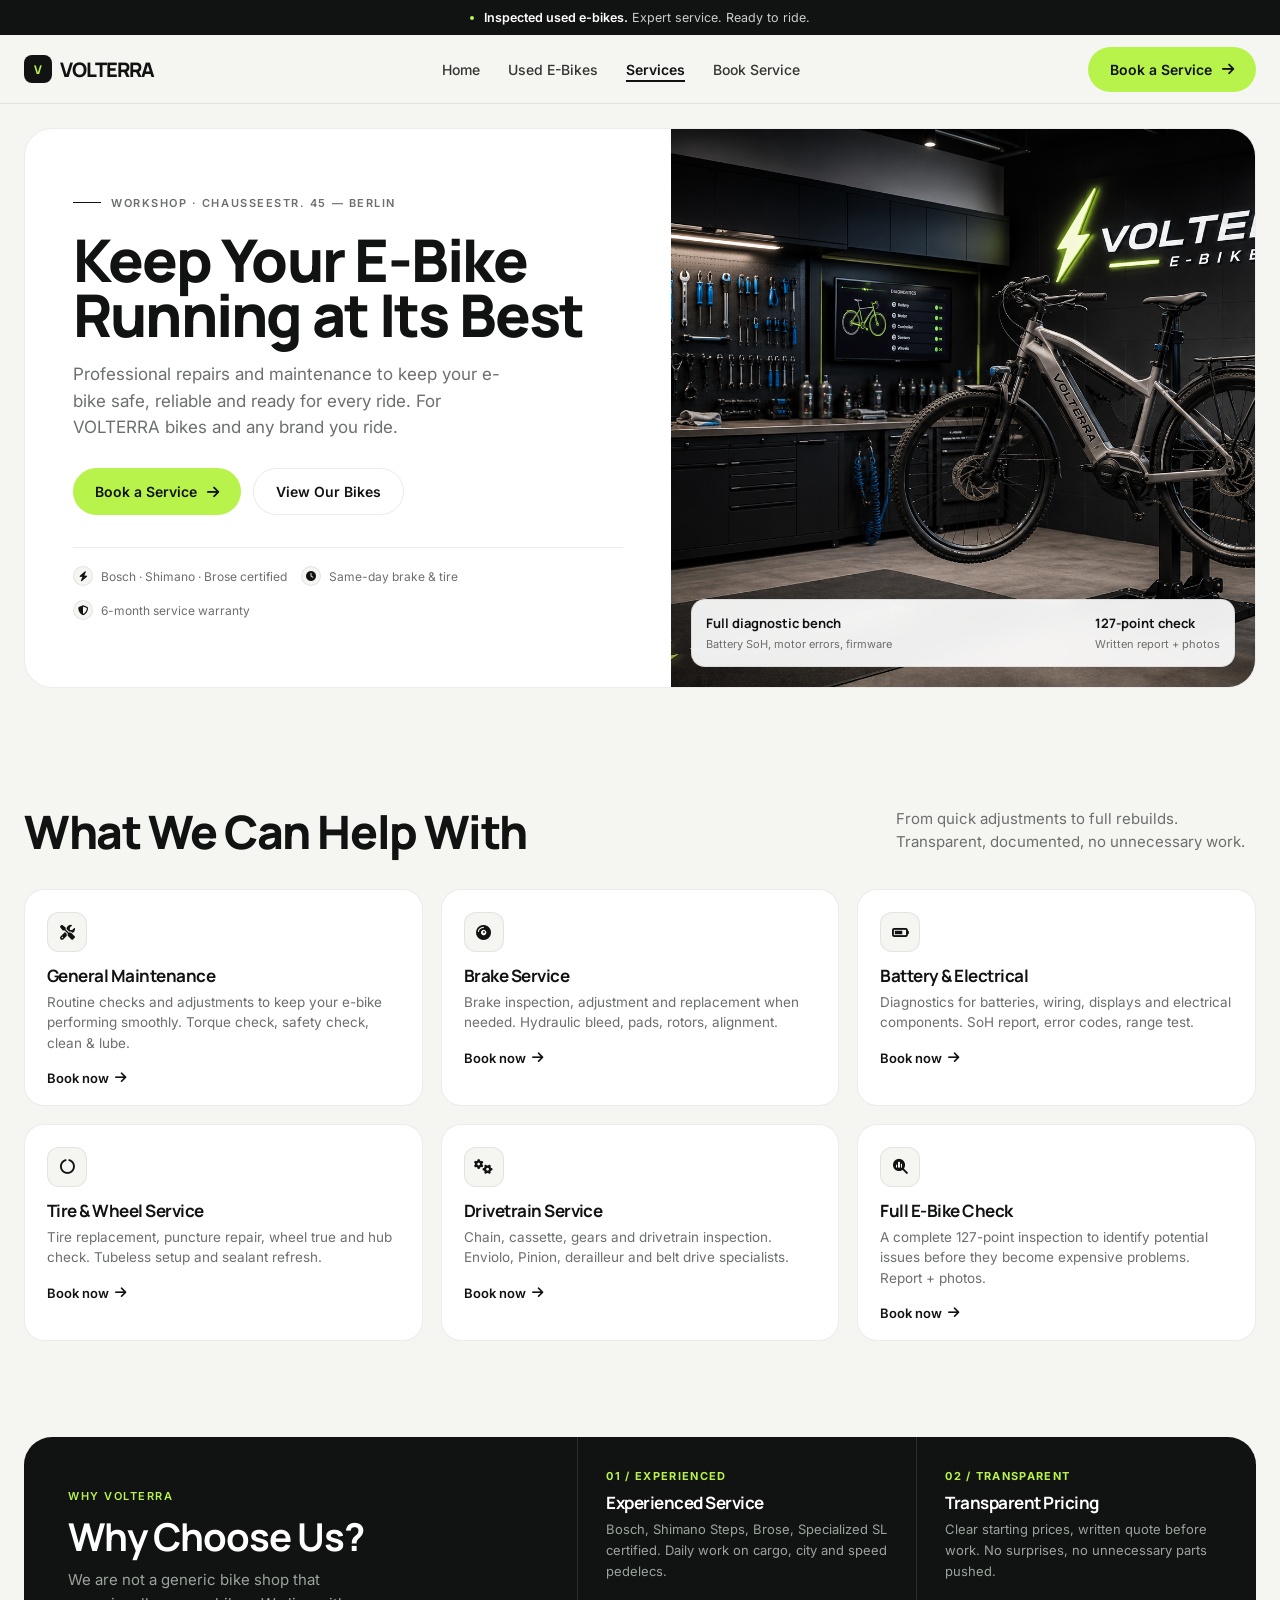
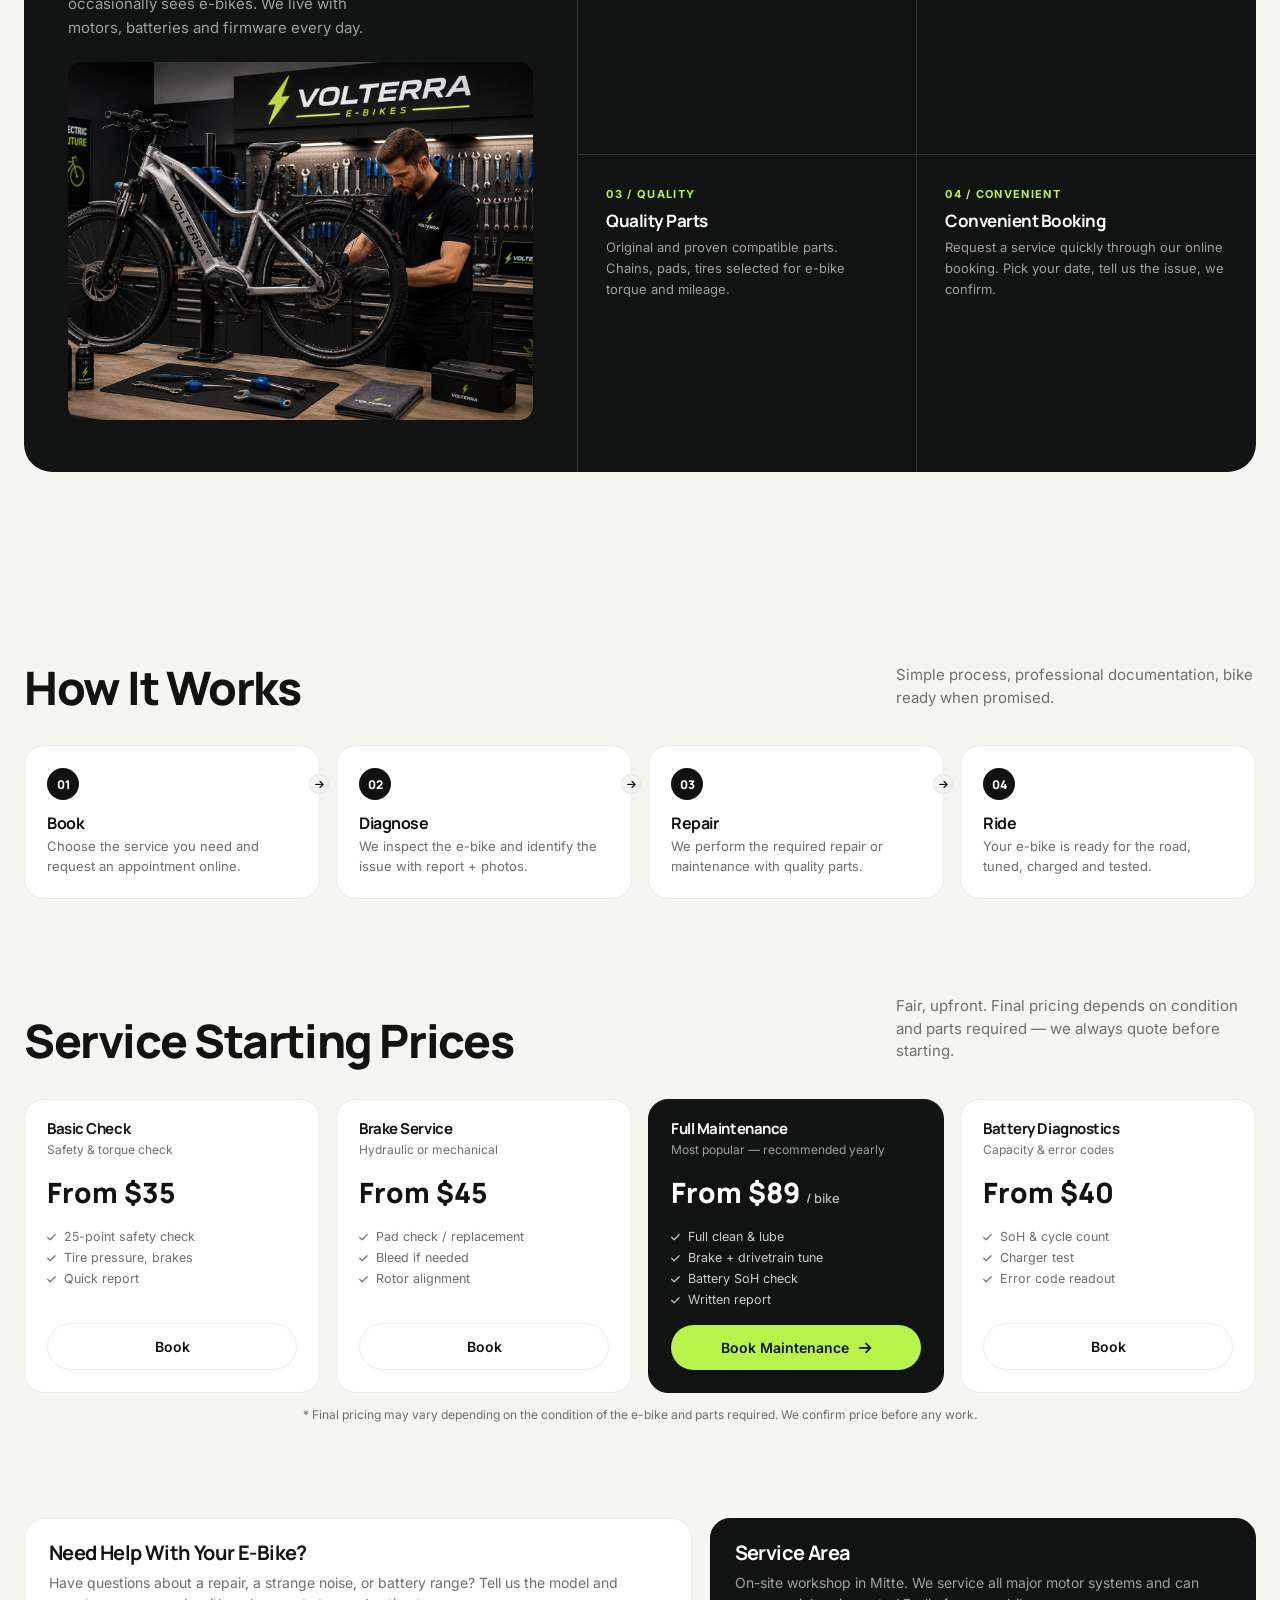
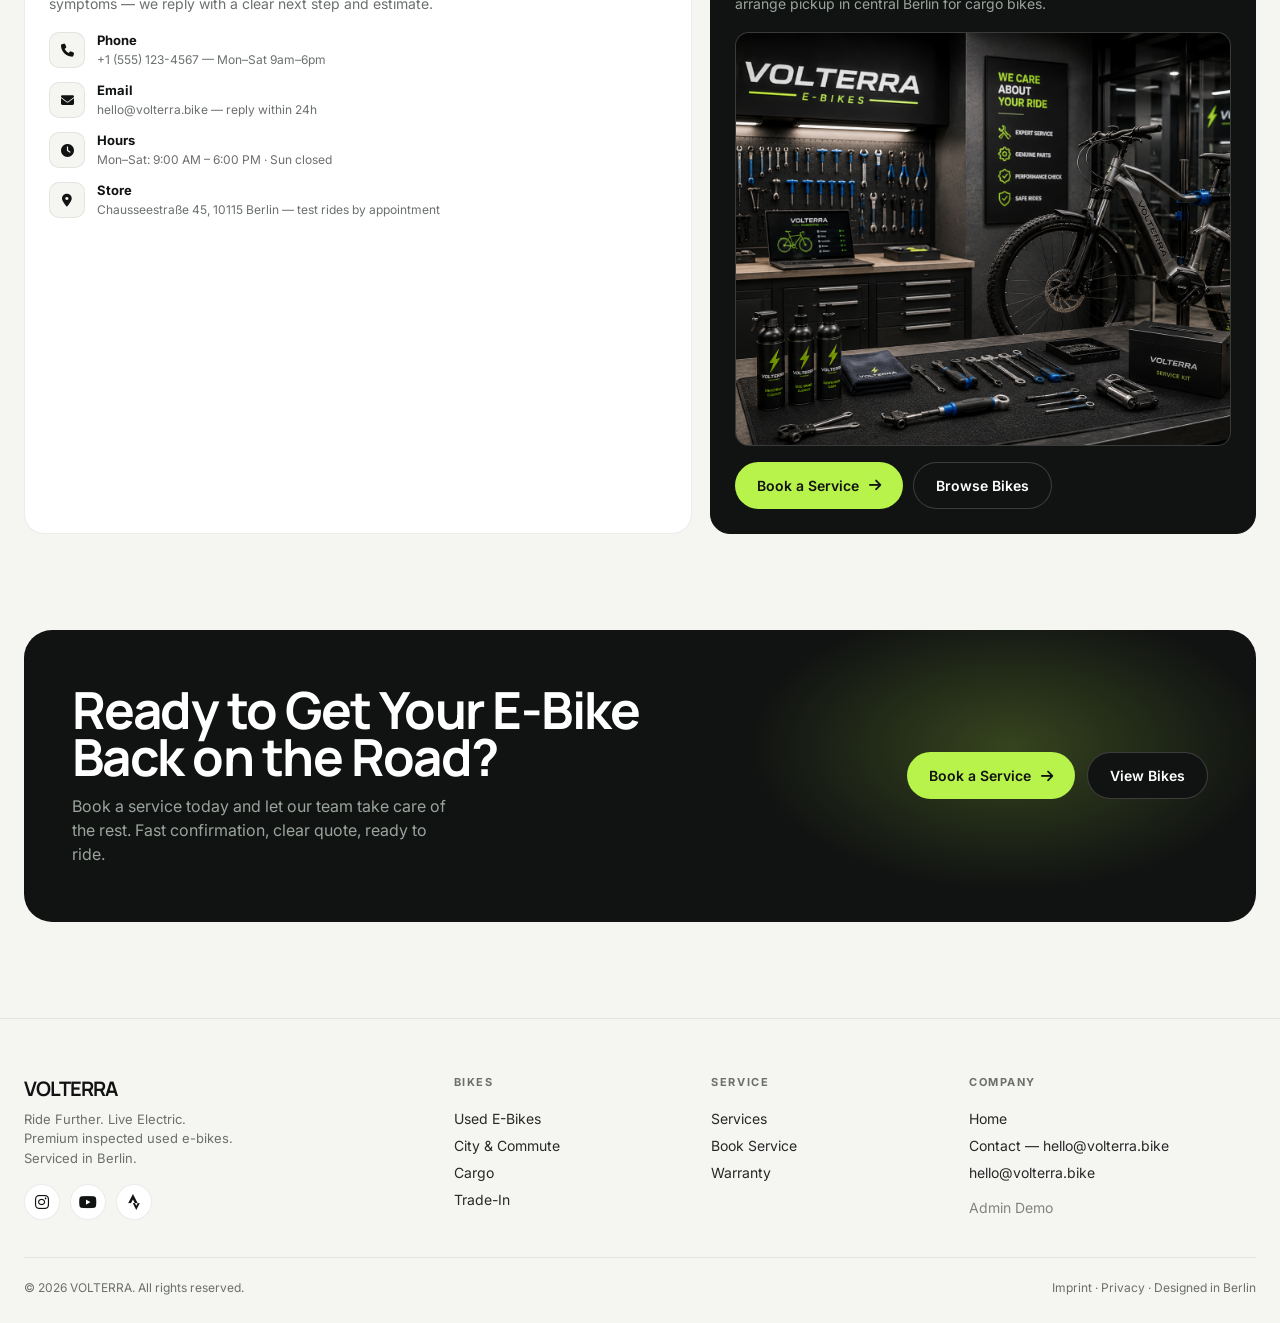
<file: services.html>
<!DOCTYPE html>
<html lang="en">
<head>
<meta charset="UTF-8">
<meta name="viewport" content="width=device-width, initial-scale=1.0">
<title>Services — VOLTERRA E-Bike Repair & Maintenance</title>
<meta name="description" content="Professional e-bike repairs and maintenance in Berlin. Battery diagnostics, brake service, drivetrain, full check. Book online.">
<link rel="preconnect" href="https://fonts.googleapis.com">
<link rel="preconnect" href="https://fonts.gstatic.com" crossorigin>
<link href="https://fonts.googleapis.com/css2?family=Inter:wght@400;500;600&family=Manrope:wght@600;700;800&display=swap" rel="stylesheet">
<link rel="stylesheet" href="https://cdnjs.cloudflare.com/ajax/libs/font-awesome/6.5.2/css/all.min.css">
<style>
:root{
  --color-primary:#B7F34A; --color-dark:#111312; --color-bg:#F5F5F2; --color-white:#FFFFFF;
  --color-text-secondary:#6B706C; --color-border:rgba(17,19,18,0.08); --color-border-dark:rgba(255,255,255,0.12);
  --radius-xl:28px; --radius-lg:18px; --radius-pill:100px; --shadow-card:0 8px 40px rgba(17,19,18,0.06);
  --max-w:1280px; --pad-x:24px;
}
*{margin:0;padding:0;box-sizing:border-box}
html{scroll-behavior:smooth}
body{font-family:Inter,system-ui,sans-serif;background:var(--color-bg);color:var(--color-dark);-webkit-font-smoothing:antialiased;overflow-x:hidden}
h1,h2,h3,h4{font-family:Manrope,sans-serif;letter-spacing:-0.03em;line-height:0.95}
a{color:inherit;text-decoration:none} img{display:block;max-width:100%} button{border:0;background:none;font:inherit;cursor:pointer}
.container{width:100%;max-width:var(--max-w);margin:0 auto;padding-left:var(--pad-x);padding-right:var(--pad-x)}
.eyebrow{font-size:11px;font-weight:600;letter-spacing:0.14em;text-transform:uppercase;color:var(--color-text-secondary)}
.btn-primary{display:inline-flex;align-items:center;gap:10px;background:var(--color-primary);color:var(--color-dark);padding:14px 22px;border-radius:var(--radius-pill);font-weight:600;font-size:14px;transition:transform .18s, box-shadow .18s;white-space:nowrap}
.btn-primary:hover{transform:translateY(-1px);box-shadow:0 8px 24px rgba(183,243,74,0.35)}
.btn-secondary{display:inline-flex;align-items:center;gap:10px;border:1px solid var(--color-border);background:var(--color-white);padding:14px 22px;border-radius:var(--radius-pill);font-weight:600;font-size:14px;transition:.18s}
.btn-secondary:hover{border-color:var(--color-dark);transform:translateY(-1px)}
.btn-dark{display:inline-flex;align-items:center;gap:10px;background:var(--color-dark);color:var(--color-white);padding:14px 22px;border-radius:var(--radius-pill);font-weight:600;font-size:14px;transition:.18s}
.btn-dark:hover{background:#1d201e;transform:translateY(-1px)}
.announce{background:var(--color-dark);color:#C8CFC9;font-size:12.5px;text-align:center;padding:10px 16px;display:flex;justify-content:center;align-items:center;gap:10px}
.announce strong{color:var(--color-white);font-weight:600} .announce .dot{width:4px;height:4px;border-radius:50%;background:var(--color-primary);display:inline-block}
.nav-wrap{position:sticky;top:0;z-index:50;background:rgba(245,245,242,0.88);backdrop-filter:saturate(180%) blur(16px);border-bottom:1px solid var(--color-border)}
.nav{height:68px;display:flex;align-items:center;justify-content:space-between}
.logo{font-family:Manrope,sans-serif;font-weight:800;font-size:20px;letter-spacing:-0.04em;display:flex;align-items:center;gap:8px}
.logo-mark{width:28px;height:28px;background:var(--color-dark);color:var(--color-primary);display:grid;place-items:center;border-radius:8px;font-size:12px;font-weight:800}
.nav-links{display:flex;align-items:center;gap:28px}
.nav-links a{font-size:14px;font-weight:500;opacity:0.85;transition:.18s} .nav-links a:hover{opacity:1}
.nav-links a.active{opacity:1;font-weight:600;position:relative} .nav-links a.active:after{content:'';position:absolute;left:0;right:0;bottom:-4px;height:2px;background:var(--color-dark)}
.nav-actions{display:flex;align-items:center;gap:12px}
.nav-hamburger{display:none;width:40px;height:40px;border-radius:50%;border:1px solid var(--color-border);background:var(--color-white);place-items:center}
.mobile-drawer{position:fixed;inset:0;z-index:60;background:var(--color-bg);transform:translateX(100%);transition:transform .36s cubic-bezier(.2,.8,.2,1);display:flex;flex-direction:column}
.mobile-drawer.open{transform:translateX(0)}
.mobile-drawer-head{height:68px;display:flex;align-items:center;justify-content:space-between;padding:0 24px;border-bottom:1px solid var(--color-border)}
.mobile-links{padding:32px 24px;display:flex;flex-direction:column;gap:6px}
.mobile-links a{font-family:Manrope,sans-serif;font-size:34px;font-weight:700;letter-spacing:-0.03em;line-height:1.1;padding:8px 0;border-bottom:1px solid var(--color-border)}
.mobile-foot{margin-top:auto;padding:24px;border-top:1px solid var(--color-border);display:flex;flex-direction:column;gap:14px}
.section{padding:96px 0}
.section-head{display:flex;justify-content:space-between;align-items:flex-end;gap:20px;margin-bottom:36px;flex-wrap:wrap}
.section-head h2{font-size:clamp(30px,3.6vw,48px);font-weight:800;max-width:520px;line-height:0.92}
.section-head p{color:var(--color-text-secondary);max-width:360px;font-size:15px;line-height:1.5}
.hero{padding:24px 0}
.hero-grid{background:var(--color-white);border-radius:var(--radius-xl);overflow:hidden;display:grid;grid-template-columns:1.05fr 0.95fr;min-height:560px;border:1px solid var(--color-border)}
.hero-copy{padding:54px 48px;display:flex;flex-direction:column;justify-content:center}
.hero-kicker{display:flex;align-items:center;gap:10px;margin-bottom:22px}
.hero-kicker .line{width:28px;height:1px;background:var(--color-dark)}
.hero h1{font-size:clamp(36px,4.6vw,62px);font-weight:800;margin-bottom:18px}
.hero-sub{font-size:17px;line-height:1.55;color:var(--color-text-secondary);max-width:440px;margin-bottom:28px}
.hero-ctas{display:flex;gap:12px;flex-wrap:wrap;margin-bottom:28px}
.hero-badges{display:flex;gap:14px;border-top:1px solid var(--color-border);padding-top:18px;margin-top:4px;flex-wrap:wrap}
.hero-badges div{display:flex;align-items:center;gap:8px;font-size:12px;color:var(--color-text-secondary)}
.hero-badges i{color:var(--color-dark);width:20px;height:20px;background:var(--color-bg);border:1px solid var(--color-border);border-radius:50%;display:grid;place-items:center;font-size:10px}
.hero-visual{position:relative;background:#E9EBE6;display:flex;align-items:center;justify-content:center;overflow:hidden}
.hero-visual img{width:100%;height:100%;object-fit:cover}
.img-placeholder{position:absolute;inset:0;display:grid;place-items:center;background:#E9EBE6;color:var(--color-text-secondary);font-size:12px;text-align:center;padding:20px;gap:8px}
.img-placeholder i{font-size:22px}
.hero-overlay{position:absolute;bottom:20px;left:20px;right:20px;background:rgba(255,255,255,0.92);backdrop-filter:blur(10px);border:1px solid rgba(17,19,18,0.08);border-radius:14px;padding:14px;display:flex;justify-content:space-between;gap:12px;z-index:2}
.hero-overlay b{font-family:Manrope,sans-serif;font-size:13px;display:block} .hero-overlay span{font-size:11px;color:var(--color-text-secondary)}
.services-grid{display:grid;grid-template-columns:repeat(3,1fr);gap:18px}
.service-card{background:var(--color-white);border:1px solid var(--color-border);border-radius:20px;padding:22px 22px 18px;transition:transform .22s, box-shadow .22s}
.service-card:hover{transform:translateY(-4px);box-shadow:var(--shadow-card)}
.service-icon{width:40px;height:40px;border-radius:12px;background:var(--color-bg);border:1px solid var(--color-border);display:grid;place-items:center;margin-bottom:16px;font-size:15px}
.service-card h4{font-size:17px;margin-bottom:8px} .service-card p{font-size:13.5px;color:var(--color-text-secondary);line-height:1.5;margin-bottom:14px}
.service-link{font-size:13px;font-weight:600;display:inline-flex;gap:6px;align-items:center}
.why{background:var(--color-dark);color:var(--color-white);border-radius:var(--radius-xl);overflow:hidden;display:grid;grid-template-columns:0.9fr 1.1fr}
.why-left{padding:52px 44px;border-right:1px solid var(--color-border-dark)}
.why-left h2{font-size:clamp(28px,3vw,40px);margin-bottom:14px;line-height:0.92}
.why-left p{color:#9BA49C;line-height:1.6;font-size:15px;max-width:320px}
.why-visual{border-radius:14px;overflow:hidden;margin-top:22px;background:#1d201e;aspect-ratio:1.3/1;display:grid;place-items:center;color:#9BA49C;font-size:11px;position:relative}
.why-visual img{width:100%;height:100%;object-fit:cover;position:absolute;inset:0}
.why-right{display:grid;grid-template-columns:1fr 1fr}
.why-item{padding:32px 28px;border-right:1px solid var(--color-border-dark);border-bottom:1px solid var(--color-border-dark)}
.why-item:nth-child(2n){border-right:0} .why-item:nth-last-child(-n+2){border-bottom:0}
.why-num{font-size:11px;letter-spacing:0.12em;color:var(--color-primary);font-weight:700;margin-bottom:12px}
.why-item h4{font-size:17px;margin-bottom:8px} .why-item p{color:#9BA49C;font-size:13px;line-height:1.6}
.process{display:grid;grid-template-columns:repeat(4,1fr);gap:16px}
.step{position:relative;background:var(--color-white);border:1px solid var(--color-border);border-radius:20px;padding:22px}
.step-num{width:32px;height:32px;border-radius:50%;background:var(--color-dark);color:var(--color-white);display:grid;place-items:center;font-family:Manrope,sans-serif;font-weight:800;font-size:12px;margin-bottom:16px}
.step h4{font-size:16px;margin-bottom:6px} .step p{font-size:13px;color:var(--color-text-secondary);line-height:1.5}
.step .arrow{position:absolute;top:28px;right:-10px;width:20px;height:20px;background:var(--color-bg);border:1px solid var(--color-border);border-radius:50%;display:grid;place-items:center;z-index:2;font-size:10px}
.pricing{display:grid;grid-template-columns:repeat(4,1fr);gap:16px}
.price-card{background:var(--color-white);border:1px solid var(--color-border);border-radius:20px;padding:22px;display:flex;flex-direction:column}
.price-card.featured{background:var(--color-dark);color:var(--color-white);border-color:var(--color-dark)}
.price-card h4{font-size:15px;margin-bottom:6px} .price-card span.desc{font-size:12px;color:var(--color-text-secondary);margin-bottom:16px;display:block}
.price-card.featured span.desc{color:#9BA49C}
.price-card .cost{font-family:Manrope,sans-serif;font-size:28px;font-weight:800;margin-bottom:4px}
.price-card .cost small{font-size:13px;font-weight:600;opacity:0.7}
.price-card ul{list-style:none;margin:14px 0 18px;display:grid;gap:6px}
.price-card li{font-size:12.5px;display:flex;gap:8px;color:var(--color-text-secondary)} .price-card.featured li{color:#C8CFC9}
.price-card li i{font-size:10px;margin-top:3px}
.contact-grid{display:grid;grid-template-columns:1.1fr 0.9fr;gap:18px}
.contact-card{background:var(--color-white);border:1px solid var(--color-border);border-radius:20px;padding:24px}
.contact-card h3{font-size:20px;margin-bottom:10px} .contact-card p{font-size:14px;color:var(--color-text-secondary);line-height:1.5;margin-bottom:18px}
.contact-list{display:grid;gap:14px}
.contact-item{display:flex;gap:12px}
.contact-item i{width:36px;height:36px;border-radius:10px;background:var(--color-bg);border:1px solid var(--color-border);display:grid;place-items:center;font-size:13px;flex:0 0 36px}
.contact-item b{font-size:13px;display:block} .contact-item span{font-size:12px;color:var(--color-text-secondary)}
.map-box{border-radius:14px;overflow:hidden;margin-top:8px;border:1px solid var(--color-border-dark);background:#1d201e;aspect-ratio:1.2/1;display:grid;place-items:center;color:#9BA49C;font-size:11px;position:relative}
.map-box img{position:absolute;inset:0;width:100%;height:100%;object-fit:cover}
.final{background:var(--color-dark);color:var(--color-white);border-radius:var(--radius-xl);padding:56px 48px;display:grid;grid-template-columns:1.2fr 0.8fr;gap:24px;align-items:center;position:relative;overflow:hidden}
.final::after{content:'';position:absolute;right:-10%;top:-30%;width:60%;height:140%;background:radial-gradient(50% 50% at 50% 50%, rgba(183,243,74,0.22) 0%, rgba(183,243,74,0) 70%);pointer-events:none}
.final h2{font-size:clamp(32px,4vw,52px);line-height:0.92;margin-bottom:14px;position:relative;z-index:1}
.final p{color:#9BA49C;max-width:380px;line-height:1.5;position:relative;z-index:1}
.final-actions{display:flex;gap:12px;flex-wrap:wrap;justify-content:flex-end;position:relative;z-index:1}
footer{padding:56px 0 28px;border-top:1px solid var(--color-border)}
.footer-grid{display:grid;grid-template-columns:1.4fr 0.8fr 0.8fr 1fr;gap:28px;margin-bottom:36px}
.footer-brand b{font-family:Manrope,sans-serif;font-size:20px;letter-spacing:-0.04em}
.footer-brand p{color:var(--color-text-secondary);font-size:13px;margin-top:8px;line-height:1.5;max-width:260px}
.footer-col h5{font-size:11px;letter-spacing:0.14em;text-transform:uppercase;color:var(--color-text-secondary);margin-bottom:16px}
.footer-col a{display:block;font-size:14px;padding:5px 0;opacity:0.9} .footer-col a:hover{opacity:1;text-decoration:underline;text-underline-offset:4px}
.footer-bottom{display:flex;justify-content:space-between;align-items:center;gap:16px;padding-top:22px;border-top:1px solid var(--color-border);flex-wrap:wrap}
.footer-bottom span{font-size:12px;color:var(--color-text-secondary)}
.socials{display:flex;gap:10px} .socials a{width:36px;height:36px;border-radius:50%;border:1px solid var(--color-border);display:grid;place-items:center;background:var(--color-white);transition:.18s}
.socials a:hover{border-color:var(--color-dark)}
@media(max-width:1024px){
  .services-grid{grid-template-columns:repeat(2,1fr)}
  .process{grid-template-columns:repeat(2,1fr)} .process .arrow{display:none}
  .pricing{grid-template-columns:repeat(2,1fr)}
  .contact-grid{grid-template-columns:1fr}
}
@media(max-width:900px){
  .nav-links,.nav-actions .btn-primary{display:none} .nav-hamburger{display:grid}
  .hero-grid{grid-template-columns:1fr;min-height:auto} .hero-copy{padding:32px 22px} .hero-visual{min-height:380px}
  .why{grid-template-columns:1fr} .why-left{border-right:0;border-bottom:1px solid var(--color-border-dark)}
  .final{grid-template-columns:1fr;padding:32px 22px} .final-actions{justify-content:flex-start}
}
@media(max-width:640px){
  :root{--pad-x:16px} .section{padding:64px 0}
  .services-grid,.pricing,.process{grid-template-columns:1fr}
  .footer-grid{grid-template-columns:1fr 1fr}
  .why-right{grid-template-columns:1fr} .why-item{border-right:0}
}
</style>
</head>
<body>

<div class="announce"><span class="dot"></span><span><strong>Inspected used e-bikes.</strong> Expert service. Ready to ride.</span></div>

<div class="nav-wrap">
  <div class="container nav">
    <a class="logo" href="index.html"><span class="logo-mark">V</span> VOLTERRA</a>
    <nav class="nav-links" aria-label="Primary">
      <a href="index.html">Home</a>
      <a href="bikes.html">Used E-Bikes</a>
      <a class="active" href="services.html">Services</a>
      <a href="book-service.html">Book Service</a>
    </nav>
    <div class="nav-actions">
      <a class="btn-primary" href="book-service.html">Book a Service <i class="fa-solid fa-arrow-right"></i></a>
      <button class="nav-hamburger" id="openMenu" aria-label="Open menu"><i class="fa-solid fa-bars"></i></button>
    </div>
  </div>
</div>

<div class="mobile-drawer" id="drawer">
  <div class="mobile-drawer-head">
    <span class="logo"><span class="logo-mark">V</span> VOLTERRA</span>
    <button class="nav-hamburger" style="display:grid" id="closeMenu" aria-label="Close menu"><i class="fa-solid fa-xmark"></i></button>
  </div>
  <div class="mobile-links">
    <a href="index.html">Home</a>
    <a href="bikes.html">Used E-Bikes</a>
    <a href="services.html">Services</a>
    <a href="book-service.html">Book Service</a>
    <a href="admin.html" style="opacity:0.5">Admin Demo</a>
  </div>
  <div class="mobile-foot">
    <a class="btn-dark" style="justify-content:center" href="book-service.html">Book a Service</a>
    <p class="eyebrow">Ride Further. Live Electric.</p>
  </div>
</div>

<main>
  <section class="hero">
    <div class="container">
      <div class="hero-grid">
        <div class="hero-copy">
          <div class="hero-kicker"><span class="line"></span><span class="eyebrow">Workshop · Chausseestr. 45 — Berlin</span></div>
          <h1>Keep Your E-Bike Running at Its Best</h1>
          <p class="hero-sub">Professional repairs and maintenance to keep your e-bike safe, reliable and ready for every ride. For VOLTERRA bikes and any brand you ride.</p>
          <div class="hero-ctas">
            <a class="btn-primary" href="book-service.html">Book a Service <i class="fa-solid fa-arrow-right"></i></a>
            <a class="btn-secondary" href="bikes.html">View Our Bikes</a>
          </div>
          <div class="hero-badges">
            <div><i class="fa-solid fa-bolt"></i> Bosch · Shimano · Brose certified</div>
            <div><i class="fa-solid fa-clock"></i> Same-day brake & tire</div>
            <div><i class="fa-solid fa-shield-halved"></i> 6-month service warranty</div>
          </div>
        </div>
        <div class="hero-visual">
          <!-- LOCAL PLACEHOLDER — you add real image later -->
          <img src="assets/images/services/hero-service.jpg" alt="E-bike repair service VOLTERRA" loading="lazy" onerror="this.style.display='none'; this.nextElementSibling.style.display='grid'">
          <div class="img-placeholder" style="display:none"><i class="fa-solid fa-image"></i><span>Image coming soon<br>hero-service.jpg</span></div>
          <div class="hero-overlay">
            <div><b>Full diagnostic bench</b><span>Battery SoH, motor errors, firmware</span></div>
            <div><b>127-point check</b><span>Written report + photos</span></div>
          </div>
        </div>
      </div>
    </div>
  </section>

  <section class="section">
    <div class="container">
      <div class="section-head">
        <h2>What We Can Help With</h2>
        <p>From quick adjustments to full rebuilds. Transparent, documented, no unnecessary work.</p>
      </div>
      <div class="services-grid">
        <article class="service-card">
          <div class="service-icon"><i class="fa-solid fa-screwdriver-wrench"></i></div>
          <h4>General Maintenance</h4>
          <p>Routine checks and adjustments to keep your e-bike performing smoothly. Torque check, safety check, clean & lube.</p>
          <a class="service-link" href="book-service.html">Book now <i class="fa-solid fa-arrow-right"></i></a>
        </article>
        <article class="service-card">
          <div class="service-icon"><i class="fa-solid fa-compact-disc"></i></div>
          <h4>Brake Service</h4>
          <p>Brake inspection, adjustment and replacement when needed. Hydraulic bleed, pads, rotors, alignment.</p>
          <a class="service-link" href="book-service.html">Book now <i class="fa-solid fa-arrow-right"></i></a>
        </article>
        <article class="service-card">
          <div class="service-icon"><i class="fa-solid fa-battery-three-quarters"></i></div>
          <h4>Battery & Electrical</h4>
          <p>Diagnostics for batteries, wiring, displays and electrical components. SoH report, error codes, range test.</p>
          <a class="service-link" href="book-service.html">Book now <i class="fa-solid fa-arrow-right"></i></a>
        </article>
        <article class="service-card">
          <div class="service-icon"><i class="fa-solid fa-circle-notch"></i></div>
          <h4>Tire & Wheel Service</h4>
          <p>Tire replacement, puncture repair, wheel true and hub check. Tubeless setup and sealant refresh.</p>
          <a class="service-link" href="book-service.html">Book now <i class="fa-solid fa-arrow-right"></i></a>
        </article>
        <article class="service-card">
          <div class="service-icon"><i class="fa-solid fa-gears"></i></div>
          <h4>Drivetrain Service</h4>
          <p>Chain, cassette, gears and drivetrain inspection. Enviolo, Pinion, derailleur and belt drive specialists.</p>
          <a class="service-link" href="book-service.html">Book now <i class="fa-solid fa-arrow-right"></i></a>
        </article>
        <article class="service-card">
          <div class="service-icon"><i class="fa-solid fa-magnifying-glass-chart"></i></div>
          <h4>Full E-Bike Check</h4>
          <p>A complete 127-point inspection to identify potential issues before they become expensive problems. Report + photos.</p>
          <a class="service-link" href="book-service.html">Book now <i class="fa-solid fa-arrow-right"></i></a>
        </article>
      </div>
    </div>
  </section>

  <section class="section" style="padding-top:0">
    <div class="container">
      <div class="why">
        <div class="why-left">
          <div class="eyebrow" style="color:var(--color-primary);margin-bottom:16px">Why VOLTERRA</div>
          <h2>Why Choose Us?</h2>
          <p>We are not a generic bike shop that occasionally sees e-bikes. We live with motors, batteries and firmware every day.</p>
          <div class="why-visual">
            <img src="assets/images/services/service-1.jpg" alt="Workshop tools" loading="lazy" onerror="this.style.display='none'; this.nextElementSibling.style.display='grid'">
            <div class="img-placeholder" style="display:none"><i class="fa-solid fa-image"></i><span>service-1.jpg<br>Image coming soon</span></div>
          </div>
        </div>
        <div class="why-right">
          <div class="why-item">
            <div class="why-num">01 / EXPERIENCED</div>
            <h4>Experienced Service</h4>
            <p>Bosch, Shimano Steps, Brose, Specialized SL certified. Daily work on cargo, city and speed pedelecs.</p>
          </div>
          <div class="why-item">
            <div class="why-num">02 / TRANSPARENT</div>
            <h4>Transparent Pricing</h4>
            <p>Clear starting prices, written quote before work. No surprises, no unnecessary parts pushed.</p>
          </div>
          <div class="why-item">
            <div class="why-num">03 / QUALITY</div>
            <h4>Quality Parts</h4>
            <p>Original and proven compatible parts. Chains, pads, tires selected for e-bike torque and mileage.</p>
          </div>
          <div class="why-item">
            <div class="why-num">04 / CONVENIENT</div>
            <h4>Convenient Booking</h4>
            <p>Request a service quickly through our online booking. Pick your date, tell us the issue, we confirm.</p>
          </div>
        </div>
      </div>
    </div>
  </section>

  <section class="section">
    <div class="container">
      <div class="section-head">
        <h2>How It Works</h2>
        <p>Simple process, professional documentation, bike ready when promised.</p>
      </div>
      <div class="process">
        <div class="step">
          <div class="step-num">01</div><span class="arrow"><i class="fa-solid fa-arrow-right"></i></span>
          <h4>Book</h4><p>Choose the service you need and request an appointment online.</p>
        </div>
        <div class="step">
          <div class="step-num">02</div><span class="arrow"><i class="fa-solid fa-arrow-right"></i></span>
          <h4>Diagnose</h4><p>We inspect the e-bike and identify the issue with report + photos.</p>
        </div>
        <div class="step">
          <div class="step-num">03</div><span class="arrow"><i class="fa-solid fa-arrow-right"></i></span>
          <h4>Repair</h4><p>We perform the required repair or maintenance with quality parts.</p>
        </div>
        <div class="step">
          <div class="step-num">04</div>
          <h4>Ride</h4><p>Your e-bike is ready for the road, tuned, charged and tested.</p>
        </div>
      </div>
    </div>
  </section>

  <section class="section" style="padding-top:0">
    <div class="container">
      <div class="section-head">
        <h2>Service Starting Prices</h2>
        <p>Fair, upfront. Final pricing depends on condition and parts required — we always quote before starting.</p>
      </div>
      <div class="pricing">
        <div class="price-card">
          <h4>Basic Check</h4><span class="desc">Safety & torque check</span>
          <div class="cost">From $35</div>
          <ul><li><i class="fa-solid fa-check"></i> 25-point safety check</li><li><i class="fa-solid fa-check"></i> Tire pressure, brakes</li><li><i class="fa-solid fa-check"></i> Quick report</li></ul>
          <a class="btn-secondary" href="book-service.html" style="margin-top:auto;justify-content:center">Book</a>
        </div>
        <div class="price-card">
          <h4>Brake Service</h4><span class="desc">Hydraulic or mechanical</span>
          <div class="cost">From $45</div>
          <ul><li><i class="fa-solid fa-check"></i> Pad check / replacement</li><li><i class="fa-solid fa-check"></i> Bleed if needed</li><li><i class="fa-solid fa-check"></i> Rotor alignment</li></ul>
          <a class="btn-secondary" href="book-service.html" style="margin-top:auto;justify-content:center">Book</a>
        </div>
        <div class="price-card featured">
          <h4>Full Maintenance</h4><span class="desc">Most popular — recommended yearly</span>
          <div class="cost">From $89 <small>/ bike</small></div>
          <ul><li><i class="fa-solid fa-check"></i> Full clean & lube</li><li><i class="fa-solid fa-check"></i> Brake + drivetrain tune</li><li><i class="fa-solid fa-check"></i> Battery SoH check</li><li><i class="fa-solid fa-check"></i> Written report</li></ul>
          <a class="btn-primary" href="book-service.html" style="margin-top:auto;justify-content:center">Book Maintenance <i class="fa-solid fa-arrow-right"></i></a>
        </div>
        <div class="price-card">
          <h4>Battery Diagnostics</h4><span class="desc">Capacity & error codes</span>
          <div class="cost">From $40</div>
          <ul><li><i class="fa-solid fa-check"></i> SoH & cycle count</li><li><i class="fa-solid fa-check"></i> Charger test</li><li><i class="fa-solid fa-check"></i> Error code readout</li></ul>
          <a class="btn-secondary" href="book-service.html" style="margin-top:auto;justify-content:center">Book</a>
        </div>
      </div>
      <p style="font-size:12px;color:var(--color-text-secondary);margin-top:14px;text-align:center">* Final pricing may vary depending on the condition of the e-bike and parts required. We confirm price before any work.</p>
    </div>
  </section>

  <section class="section" style="padding-top:0">
    <div class="container">
      <div class="contact-grid">
        <div class="contact-card">
          <h3>Need Help With Your E-Bike?</h3>
          <p>Have questions about a repair, a strange noise, or battery range? Tell us the model and symptoms — we reply with a clear next step and estimate.</p>
          <div class="contact-list">
            <div class="contact-item"><i class="fa-solid fa-phone"></i><div><b>Phone</b><span>+1 (555) 123-4567 — Mon–Sat 9am–6pm</span></div></div>
            <div class="contact-item"><i class="fa-solid fa-envelope"></i><div><b>Email</b><span>hello@volterra.bike — reply within 24h</span></div></div>
            <div class="contact-item"><i class="fa-solid fa-clock"></i><div><b>Hours</b><span>Mon–Sat: 9:00 AM – 6:00 PM · Sun closed</span></div></div>
            <div class="contact-item"><i class="fa-solid fa-location-dot"></i><div><b>Store</b><span>Chausseestraße 45, 10115 Berlin — test rides by appointment</span></div></div>
          </div>
        </div>
        <div class="contact-card" style="background:var(--color-dark);color:var(--color-white);border-color:var(--color-dark)">
          <h3 style="color:var(--color-white)">Service Area</h3>
          <p style="color:#9BA49C">On-site workshop in Mitte. We service all major motor systems and can arrange pickup in central Berlin for cargo bikes.</p>
          <div class="map-box">
            <img src="assets/images/services/service-2.jpg" alt="Berlin workshop map" loading="lazy" onerror="this.style.display='none'; this.nextElementSibling.style.display='grid'">
            <div class="img-placeholder" style="display:none"><i class="fa-solid fa-image"></i><span>service-2.jpg<br>Map coming soon</span></div>
          </div>
          <div style="display:flex;gap:10px;margin-top:16px;flex-wrap:wrap">
            <a class="btn-primary" href="book-service.html">Book a Service <i class="fa-solid fa-arrow-right"></i></a>
            <a class="btn-dark" style="border:1px solid rgba(255,255,255,0.18)" href="bikes.html">Browse Bikes</a>
          </div>
        </div>
      </div>
    </div>
  </section>

  <section class="section" style="padding-top:0">
    <div class="container">
      <div class="final">
        <div>
          <h2>Ready to Get Your E-Bike Back on the Road?</h2>
          <p>Book a service today and let our team take care of the rest. Fast confirmation, clear quote, ready to ride.</p>
        </div>
        <div class="final-actions">
          <a class="btn-primary" href="book-service.html">Book a Service <i class="fa-solid fa-arrow-right"></i></a>
          <a class="btn-dark" style="border:1px solid rgba(255,255,255,0.18)" href="bikes.html">View Bikes</a>
        </div>
      </div>
    </div>
  </section>
</main>

<footer>
  <div class="container">
    <div class="footer-grid">
      <div class="footer-brand"><b>VOLTERRA</b><p>Ride Further. Live Electric.<br>Premium inspected used e-bikes. Serviced in Berlin.</p>
        <div class="socials" style="margin-top:16px"><a aria-label="Instagram" href="#"><i class="fa-brands fa-instagram"></i></a><a aria-label="YouTube" href="#"><i class="fa-brands fa-youtube"></i></a><a aria-label="Strava" href="#"><i class="fa-brands fa-strava"></i></a></div>
      </div>
      <div class="footer-col"><h5>Bikes</h5><a href="bikes.html">Used E-Bikes</a><a href="bikes.html">City & Commute</a><a href="bikes.html">Cargo</a><a href="bikes.html">Trade-In</a></div>
      <div class="footer-col"><h5>Service</h5><a href="services.html">Services</a><a href="book-service.html">Book Service</a><a href="services.html">Warranty</a></div>
      <div class="footer-col"><h5>Company</h5><a href="index.html">Home</a><a href="mailto:hello@volterra.bike">Contact — hello@volterra.bike</a><a href="mailto:hello@volterra.bike">hello@volterra.bike</a><a href="admin.html" style="margin-top:8px;opacity:0.5">Admin Demo</a></div>
    </div>
    <div class="footer-bottom"><span>© 2026 VOLTERRA. All rights reserved.</span><span>Imprint · Privacy · Designed in Berlin</span></div>
  </div>
</footer>

<script>
const drawer=document.getElementById('drawer');
document.getElementById('openMenu')?.addEventListener('click',()=> drawer.classList.add('open'));
document.getElementById('closeMenu')?.addEventListener('click',()=> drawer.classList.remove('open'));
drawer?.querySelectorAll('a').forEach(a=> a.addEventListener('click',()=> drawer.classList.remove('open')));
</script>
</body>
</html>
</file>
<file: css/style.css>
/* ==========================================================================
   VOLTERRA — Premium Used E-Bike & Service
   Global Stylesheet — css/style.css
   1. Variables 2. Reset 3. Base 4. Typography 5. Layout 6. Header/Nav
   7. Buttons 8. Forms 9. Cards 10. Badges 11. Home 12. Inventory
   13. Bike Details 14. Services 15. Booking 16. Admin 17. Modals
   18. Footer 19. Utilities 20. Responsive 21. Accessibility
   ========================================================================== */

/* 1. VARIABLES */
:root{
  --color-primary:#B7F34A; --color-primary-dark:#8FC534; --color-primary-light:#D4F88A; --color-primary-soft:#EEF8D6;
  --color-accent:#111312;
  --color-background:#F5F5F2; --color-surface:#FFFFFF; --color-surface-alt:#EEF0EB; --color-surface-muted:#F8F8F6;
  --color-text:#111312; --color-text-strong:#0A0D0A; --color-text-muted:#6B706C; --color-text-faint:#9BA49C;
  --color-border:rgba(17,19,18,0.08); --color-border-strong:rgba(17,19,18,0.14);
  --color-border-dark:rgba(255,255,255,0.12); --color-border-dark-strong:rgba(255,255,255,0.18);
  --color-success:#1A7A4C; --color-success-bg:#E6F4EB;
  --color-warning:#B87A00; --color-warning-bg:#FFF3D6;
  --color-danger:#C0392B; --color-danger-bg:#FDECEA;
  --radius-xs:8px; --radius-sm:12px; --radius-md:16px; --radius-lg:18px; --radius-xl:28px; --radius-pill:100px;
  --shadow-xs:0 1px 2px rgba(17,19,18,0.04); --shadow-sm:0 2px 12px rgba(17,19,18,0.05);
  --shadow-card:0 8px 40px rgba(17,19,18,0.06); --shadow-card-hover:0 16px 48px rgba(17,19,18,0.10);
  --max-w:1280px; --max-w-narrow:960px; --pad-x:24px; --header-h:68px;
  --font-sans:Inter,ui-sans-system,-apple-system,BlinkMacSystemFont,"Segoe UI",Roboto,"Helvetica Neue",Arial,sans-serif;
  --font-display:Manrope,Inter,ui-sans-system,sans-serif;
  --ease:cubic-bezier(.2,.8,.2,1); --dur-fast:150ms; --dur:220ms;
}

/* 2. RESET */
*,*::before,*::after{box-sizing:border-box} *{margin:0;padding:0}
html{scroll-behavior:smooth;-webkit-text-size-adjust:100%;color-scheme:light}
body{min-height:100vh;text-rendering:optimizeLegibility;-webkit-font-smoothing:antialiased;overflow-x:hidden}
img,picture,video,canvas,svg{display:block;max-width:100%}
img{height:auto;object-fit:cover;background:#EEF0EB}
input,button,textarea,select{font:inherit;color:inherit}
button{border:0;background:none;cursor:pointer}
a{color:inherit;text-decoration:none} ul,ol{list-style:none} table{border-collapse:collapse;width:100%}
/* placeholders you will fill later */
.img-placeholder,.ph,.img-fallback{
  display:grid;place-items:center;gap:8px;background:var(--color-surface-alt);
  color:var(--color-text-muted);font-size:11px;line-height:1.3;text-align:center;
  border:1px dashed var(--color-border);border-radius:var(--radius-md);min-height:120px;
}
.img-placeholder i{font-size:18px}

/* 3. BASE */
body{font-family:var(--font-sans);background:var(--color-background);color:var(--color-text);font-size:15px;line-height:1.6}
::selection{background:var(--color-primary);color:var(--color-text)}
:focus-visible{outline:2px solid var(--color-text);outline-offset:2px;border-radius:2px}
a{transition:color var(--dur-fast) var(--ease),opacity var(--dur-fast) var(--ease)}
input,select,textarea{background:var(--color-surface);border:1px solid var(--color-border)}
input:focus,select:focus,textarea:focus{border-color:var(--color-text);outline:none}

/* 4. TYPOGRAPHY */
h1,h2,h3,h4{font-family:var(--font-display);font-weight:800;letter-spacing:-0.03em;line-height:0.95;color:var(--color-text-strong)}
h1{font-size:clamp(36px,5vw,64px)} h2{font-size:clamp(28px,3.4vw,46px)} h3{font-size:clamp(20px,2.2vw,26px);line-height:1.1}
h4{font-size:17px;line-height:1.2;font-weight:700}
.eyebrow{font-size:11px;font-weight:600;letter-spacing:0.14em;text-transform:uppercase;color:var(--color-text-muted)}
.price,.bike-price{font-family:var(--font-display);font-weight:800;letter-spacing:-0.02em}
label{font-size:12.5px;font-weight:600}

/* 5. LAYOUT */
.container{width:100%;max-width:var(--max-w);margin-inline:auto;padding-inline:var(--pad-x)}
.section{padding:88px 0} .section + .section{padding-top:0}
.section-head{display:flex;justify-content:space-between;align-items:flex-end;gap:24px;flex-wrap:wrap;margin-bottom:36px}
.section-head h2{max-width:560px;line-height:0.92} .section-head p{max-width:380px;color:var(--color-text-muted);font-size:15px;line-height:1.5}
.page-hero{padding:24px 0 18px}
.page-hero-inner{background:var(--color-surface);border:1px solid var(--color-border);border-radius:var(--radius-xl);padding:28px;display:flex;justify-content:space-between;align-items:center;gap:20px}
.page-hero h1{font-size:clamp(30px,3.2vw,44px)} .page-hero p{color:var(--color-text-muted);font-size:15px;margin-top:8px;max-width:420px}
.breadcrumb{display:flex;align-items:center;gap:8px;flex-wrap:wrap;padding:18px 0 14px;font-size:13px;color:var(--color-text-muted)}
.breadcrumb a:hover{color:var(--color-text);text-decoration:underline;text-underline-offset:4px}
.breadcrumb i{font-size:10px}

/* 6. HEADER */
.announce{background:var(--color-accent);color:#C8CFC9;font-size:12.5px;text-align:center;padding:10px 16px;display:flex;justify-content:center;align-items:center;gap:10px}
.announce strong{color:var(--color-surface);font-weight:600} .announce .dot{width:4px;height:4px;border-radius:50%;background:var(--color-primary);display:inline-block}
.nav-wrap,.admin-header{position:sticky;top:0;z-index:50;background:rgba(245,245,242,0.88);backdrop-filter:saturate(180%) blur(16px);border-bottom:1px solid var(--color-border)}
.nav,.admin-nav{height:var(--header-h);display:flex;align-items:center;justify-content:space-between}
.logo{font-family:var(--font-display);font-weight:800;font-size:20px;letter-spacing:-0.04em;display:flex;align-items:center;gap:8px}
.logo-mark{width:28px;height:28px;background:var(--color-accent);color:var(--color-primary);display:grid;place-items:center;border-radius:8px;font-size:12px;font-weight:800}
.nav-links{display:flex;align-items:center;gap:28px}
.nav-links a{font-size:14px;font-weight:500;opacity:0.85;transition:opacity var(--dur-fast) var(--ease)}
.nav-links a:hover{opacity:1} .nav-links a.active{opacity:1;font-weight:600;position:relative}
.nav-links a.active::after{content:'';position:absolute;left:0;right:0;bottom:-5px;height:2px;background:var(--color-text);border-radius:2px}
.nav-actions{display:flex;align-items:center;gap:12px}
.nav-hamburger{display:none;width:40px;height:40px;border-radius:50%;border:1px solid var(--color-border);background:var(--color-surface);place-items:center}
.mobile-drawer{position:fixed;inset:0;z-index:60;background:var(--color-background);transform:translateX(100%);transition:transform .36s var(--ease);display:flex;flex-direction:column}
.mobile-drawer.open{transform:translateX(0)}
.mobile-drawer-head{height:var(--header-h);display:flex;align-items:center;justify-content:space-between;padding:0 24px;border-bottom:1px solid var(--color-border)}
.mobile-links{padding:32px 24px;display:flex;flex-direction:column;gap:6px}
.mobile-links a{font-family:var(--font-display);font-size:34px;font-weight:700;letter-spacing:-0.03em;line-height:1.1;padding:10px 0;border-bottom:1px solid var(--color-border)}
.mobile-foot{margin-top:auto;padding:24px;border-top:1px solid var(--color-border);display:flex;flex-direction:column;gap:14px}
.admin-title{display:flex;align-items:center;gap:10px}
.admin-title span{font-size:11px;color:var(--color-text-muted);border:1px solid var(--color-border);padding:4px 8px;border-radius:100px;background:var(--color-surface)}

/* 7. BUTTONS */
.btn-primary,.btn-secondary,.btn-dark,.btn-danger{
  display:inline-flex;align-items:center;justify-content:center;gap:10px;
  padding:13px 22px;border-radius:var(--radius-pill);font-weight:600;font-size:14px;letter-spacing:-0.01em;line-height:1;
  transition:transform var(--dur-fast) var(--ease),box-shadow var(--dur-fast) var(--ease),background var(--dur-fast) var(--ease),border-color var(--dur-fast) var(--ease);
  white-space:nowrap;user-select:none;
}
.btn-primary{background:var(--color-primary);color:var(--color-text)}
.btn-primary:hover{transform:translateY(-1px);box-shadow:0 8px 24px rgba(183,243,74,0.35);background:var(--color-primary-dark)}
.btn-secondary{background:var(--color-surface);border:1px solid var(--color-border);color:var(--color-text)}
.btn-secondary:hover{border-color:var(--color-text);transform:translateY(-1px)}
.btn-dark{background:var(--color-accent);color:var(--color-surface)} .btn-dark:hover{background:#1D201E;transform:translateY(-1px)}
.btn-danger{background:var(--color-text);color:var(--color-surface)} .btn-danger:hover{background:#2A2E2B}
.btn-primary:disabled{opacity:0.5;pointer-events:none}
.icon-btn{width:36px;height:36px;border-radius:50%;border:1px solid var(--color-border);background:var(--color-surface);display:grid;place-items:center;transition:transform var(--dur-fast) var(--ease),border-color var(--dur-fast) var(--ease)}
.icon-btn:hover{border-color:var(--color-text);transform:translateY(-1px)}

/* 8. FORMS */
.form-card,.contact-card,.summary-card,.help-card,.trust-card{background:var(--color-surface);border:1px solid var(--color-border);border-radius:20px;padding:22px}
.form-group{display:grid;grid-template-columns:1fr 1fr;gap:14px;margin-bottom:22px}
.form-group.full{grid-template-columns:1fr}
.field{display:flex;flex-direction:column;gap:6px}
.field input,.field select,.field textarea,.search input,.search-wrap input{
  padding:12px 14px;border-radius:12px;border:1px solid var(--color-border);background:var(--color-background);font-size:14px;outline:none;
  transition:border-color var(--dur-fast) var(--ease),background var(--dur-fast) var(--ease),box-shadow var(--dur-fast) var(--ease);
}
.field input:focus,.field select:focus,.field textarea:focus,.search input:focus{border-color:var(--color-text);background:var(--color-surface);box-shadow:0 0 0 4px rgba(17,19,18,0.06)}
.field textarea{resize:vertical;min-height:96px}
.field small.error,.field small.err{font-size:11px;color:var(--color-danger);display:none}
.field.invalid input,.field.invalid select,.field.invalid textarea{border-color:var(--color-danger);background:var(--color-danger-bg)}
.field.invalid small.error,.field.invalid small.err{display:block}
::placeholder{color:var(--color-text-faint)}
.section-label{font-size:11px;letter-spacing:0.12em;text-transform:uppercase;color:var(--color-text-muted);font-weight:700;margin-bottom:14px;display:flex;align-items:center;gap:8px}
.section-label .num{width:22px;height:22px;border-radius:50%;background:var(--color-accent);color:var(--color-surface);display:grid;place-items:center;font-size:10px;font-weight:800}
.toolbar,.filters{display:flex;flex-wrap:wrap;gap:10px;align-items:center;justify-content:space-between}
.toolbar{margin:8px 0 18px}
.search,.search-wrap{position:relative;flex:1 1 260px;max-width:380px}
.search i,.search-wrap i{position:absolute;left:14px;top:50%;transform:translateY(-50%);color:var(--color-text-muted);font-size:12px}
.search input,.search-wrap input{width:100%;padding-left:38px;border-radius:100px;background:var(--color-surface)}
.filters{flex-wrap:wrap} .filter{position:relative}
.filter select,.filters select{appearance:none;padding:10px 32px 10px 14px;border-radius:100px;border:1px solid var(--color-border);background:var(--color-surface);font-size:13px;font-weight:500;cursor:pointer;min-width:118px}

/* 9. CARDS */
.card-white,.stat-card,.bike-card,.service-card,.price-card,.booking-card{background:var(--color-surface);border:1px solid var(--color-border);border-radius:20px;transition:transform var(--dur) var(--ease),box-shadow var(--dur) var(--ease)}
.card-white{padding:22px} .stat-card{padding:16px;border-radius:18px}
.stat-card .k{font-size:10px;letter-spacing:0.12em;text-transform:uppercase;color:var(--color-text-muted);font-weight:700;margin-bottom:6px}
.stat-card .v{font-family:var(--font-display);font-size:26px;font-weight:800;line-height:1}
.stat-card .sub{font-size:11px;color:var(--color-text-muted);margin-top:6px}
.bikes-grid,.services-grid,.pricing,.process{display:grid;gap:18px}
.bikes-grid{grid-template-columns:repeat(3,1fr)}
.bike-card{overflow:hidden;display:flex;flex-direction:column}
.bike-card:hover{transform:translateY(-4px);box-shadow:var(--shadow-card)}
.bike-img{position:relative;aspect-ratio:1.2/1;overflow:hidden;background:var(--color-surface-alt);display:grid;place-items:center}
.bike-img img{width:100%;height:100%;object-fit:contain;object-position:center;transition:transform .6s var(--ease);padding:10px}
.bike-card:hover .bike-img img{transform:scale(1.02)}
.bike-body{padding:16px 16px 14px;display:flex;flex-direction:column;flex:1}
.bike-brand{font-size:11px;letter-spacing:0.12em;text-transform:uppercase;color:var(--color-text-muted);font-weight:600;margin-bottom:6px}
.bike-name{font-family:var(--font-display);font-weight:700;font-size:17px;letter-spacing:-0.02em;margin-bottom:8px;line-height:1.2}
.bike-specs{font-size:12.5px;color:var(--color-text-muted);display:flex;gap:8px;align-items:center;margin-bottom:14px;flex-wrap:wrap}
.bike-specs .dot{width:3px;height:3px;background:var(--color-text-muted);border-radius:50%;display:inline-block}
.bike-foot{display:flex;justify-content:space-between;align-items:center;border-top:1px solid var(--color-border);padding-top:12px;margin-top:auto}
.bike-price{font-size:18px} .bike-link{font-size:13px;font-weight:600;display:inline-flex;align-items:center;gap:6px}
.bike-link:hover{gap:8px}
.services-grid{grid-template-columns:repeat(3,1fr)}
.service-card{padding:22px 22px 18px} .service-card:hover{transform:translateY(-3px);box-shadow:var(--shadow-card)}
.service-icon{width:40px;height:40px;border-radius:12px;background:var(--color-background);border:1px solid var(--color-border);display:grid;place-items:center;margin-bottom:16px;font-size:15px}
.service-card h4{font-size:17px;margin-bottom:8px} .service-card p{font-size:13.5px;color:var(--color-text-muted);line-height:1.5;margin-bottom:14px}
.service-link{font-size:13px;font-weight:600;display:inline-flex;gap:6px;align-items:center}

/* 10. BADGES */
.badge,.badge-card,.save,.save-badge{font-size:10.5px;font-weight:600;letter-spacing:0.06em;padding:5px 9px;border-radius:100px;display:inline-flex;align-items:center;border:1px solid var(--color-border);background:var(--color-surface)}
.badge-card{position:absolute;top:12px;left:12px;background:var(--color-accent);color:var(--color-surface);border-color:var(--color-accent);z-index:2;text-transform:uppercase;letter-spacing:0.08em}
.badge.available{background:var(--color-primary-soft);border-color:#D6E8A8;color:#2A332E}
.badge.sold{background:var(--color-surface-alt)} .badge.excellent{background:var(--color-accent);color:var(--color-surface)}
.badge.great{background:#2A332E;color:#DDE7D3;border-color:#2A332E} .save{background:var(--color-primary);border-color:var(--color-primary)}

/* 11. HOME */
.hero{padding:24px 0}
.hero-grid{background:var(--color-surface);border-radius:var(--radius-xl);overflow:hidden;display:grid;grid-template-columns:1.05fr 0.95fr;min-height:640px;border:1px solid var(--color-border)}
.hero-copy{padding:54px 48px;display:flex;flex-direction:column;justify-content:center}
.hero-kicker{display:flex;align-items:center;gap:10px;margin-bottom:22px} .hero-kicker .line{width:28px;height:1px;background:var(--color-text)}
.hero-sub{font-size:17px;line-height:1.55;color:var(--color-text-muted);max-width:420px;margin-bottom:28px}
.hero-ctas{display:flex;gap:12px;flex-wrap:wrap;margin-bottom:28px}
.hero-meta,.hero-badges{display:flex;gap:22px;border-top:1px solid var(--color-border);padding-top:18px;margin-top:6px;flex-wrap:wrap}
.hero-meta b{font-family:var(--font-display);font-size:18px;display:block;margin-bottom:2px} .hero-meta span{color:var(--color-text-muted);font-size:12px}
.hero-visual{position:relative;background:var(--color-surface-alt);display:flex;align-items:center;justify-content:center;overflow:hidden}
.hero-visual img{width:100%;height:100%;object-fit:contain;object-position:center;padding:10px}
.hero-overlay{position:absolute;bottom:20px;left:20px;right:20px;background:rgba(255,255,255,0.92);backdrop-filter:blur(10px);border:1px solid rgba(17,19,18,0.08);border-radius:14px;padding:14px;display:flex;justify-content:space-between;gap:12px;z-index:2}
.why{background:var(--color-accent);color:var(--color-surface);border-radius:var(--radius-xl);overflow:hidden;display:grid;grid-template-columns:0.9fr 1.1fr}
.why-left{padding:52px 44px;border-right:1px solid var(--color-border-dark)} .why-left h2{color:var(--color-surface);font-size:clamp(28px,3vw,40px);margin-bottom:14px}
.why-left p{color:var(--color-text-faint);line-height:1.6;font-size:15px;max-width:320px}
.why-visual{border-radius:14px;overflow:hidden;margin-top:22px;background:#1D201E;aspect-ratio:1.3/1;position:relative}
.why-visual img{width:100%;height:100%;object-fit:cover;position:absolute;inset:0}
.why-right{display:grid;grid-template-columns:1fr 1fr}
.why-item{padding:32px 28px;border-right:1px solid var(--color-border-dark);border-bottom:1px solid var(--color-border-dark)}
.why-item:nth-child(2n){border-right:0} .why-item:nth-last-child(-n+2){border-bottom:0}
.why-num{font-size:11px;letter-spacing:0.12em;color:var(--color-primary);font-weight:700;margin-bottom:12px}
.why-item h3,.why-item h4{color:var(--color-surface);font-size:17px;margin-bottom:8px} .why-item p{color:var(--color-text-faint);font-size:13px;line-height:1.6}
.how{display:grid;grid-template-columns:1.2fr 0.8fr;gap:18px;align-items:start} .how-steps{display:grid;gap:12px}
.step{background:var(--color-surface);border:1px solid var(--color-border);border-radius:20px;padding:22px;display:flex;gap:16px;align-items:flex-start;position:relative}
.step .arrow{position:absolute;top:28px;right:-10px;width:20px;height:20px;background:var(--color-background);border:1px solid var(--color-border);border-radius:50%;display:grid;place-items:center;z-index:2;font-size:10px}
.step h4{font-size:16px;margin-bottom:6px} .step p{font-size:13px;color:var(--color-text-muted);line-height:1.5}
.how-side{background:var(--color-accent);color:var(--color-surface);border-radius:20px;padding:28px}
.how-side h3{color:var(--color-surface);margin:10px 0 8px} .how-side p{color:var(--color-text-faint);font-size:13px;line-height:1.5}
.how-side .stat{display:grid;grid-template-columns:repeat(3,1fr);gap:12px;margin-top:18px;padding-top:18px;border-top:1px solid var(--color-border-dark)}
.how-side .stat b{display:block;font-family:var(--font-display);font-size:20px} .how-side .stat span{font-size:11px;color:var(--color-text-faint)}
.services{display:grid;grid-template-columns:repeat(3,1fr);gap:16px}
.final{background:var(--color-accent);color:var(--color-surface);border-radius:var(--radius-xl);padding:56px 48px;display:grid;grid-template-columns:1.2fr 0.8fr;gap:24px;align-items:center;position:relative;overflow:hidden}
.final::after{content:'';position:absolute;right:-10%;top:-30%;width:60%;height:140%;background:radial-gradient(50% 50% at 50% 50%, rgba(183,243,74,0.22) 0%, rgba(183,243,74,0) 70%);pointer-events:none}
.final h2{color:var(--color-surface);font-size:clamp(32px,4vw,52px);line-height:0.92;margin-bottom:14px;position:relative;z-index:1}
.final p{color:var(--color-text-faint);max-width:380px;line-height:1.5;position:relative;z-index:1}
.final-actions{display:flex;gap:12px;flex-wrap:wrap;justify-content:flex-end;position:relative;z-index:1}

/* 12. BIKE DETAILS */
.detail-grid{display:grid;grid-template-columns:1.15fr 0.85fr;gap:24px;align-items:start}
.gallery{background:var(--color-surface);border:1px solid var(--color-border);border-radius:var(--radius-xl);overflow:hidden;padding:12px}
.main-img-wrap{position:relative;aspect-ratio:1.2/1;background:var(--color-surface-alt);border-radius:16px;overflow:hidden;display:grid;place-items:center}
.main-img-wrap img{width:100%;height:100%;object-fit:contain;object-position:center;padding:10px}
.nav-arrow{position:absolute;top:50%;transform:translateY(-50%);width:36px;height:36px;border-radius:50%;background:rgba(255,255,255,0.9);border:1px solid var(--color-border);display:grid;place-items:center;z-index:2}
.nav-arrow.prev{left:12px} .nav-arrow.next{right:12px}
.thumbs{display:flex;gap:10px;margin-top:12px;overflow:auto;padding-bottom:2px;scrollbar-width:none} .thumbs::-webkit-scrollbar{display:none}
.thumb{flex:0 0 86px;height:86px;border-radius:12px;overflow:hidden;border:2px solid transparent;cursor:pointer;background:var(--color-surface-alt);display:grid;place-items:center;position:relative}
.thumb.active{border-color:var(--color-accent)} .thumb img{width:100%;height:100%;object-fit:contain;object-position:center;padding:4px}
.info{background:var(--color-surface);border:1px solid var(--color-border);border-radius:var(--radius-xl);padding:24px 22px;position:sticky;top:84px}
.info-brand{font-size:11px;letter-spacing:0.12em;text-transform:uppercase;color:var(--color-text-muted);font-weight:600;margin-bottom:6px}
.info-title{font-size:clamp(26px,2.8vw,36px);line-height:0.95;font-weight:800;margin-bottom:10px}
.price-row{display:flex;align-items:baseline;gap:12px;margin:10px 0 14px;flex-wrap:wrap} .price{font-size:30px}
.old-price{font-size:14px;color:var(--color-text-muted);text-decoration:line-through}
.condition-line{display:inline-flex;align-items:center;gap:6px;font-size:12px;background:var(--color-surface-alt);border:1px solid var(--color-border);padding:6px 10px;border-radius:100px;margin-bottom:16px}
.specs-grid{display:grid;grid-template-columns:1fr 1fr;gap:12px;margin:18px 0;padding:16px;background:var(--color-background);border:1px solid var(--color-border);border-radius:14px}
.spec-k{font-size:10px;letter-spacing:0.12em;text-transform:uppercase;color:var(--color-text-muted);font-weight:600;margin-bottom:3px} .spec-v{font-size:14px;font-weight:600}
.ctas{display:flex;flex-direction:column;gap:10px;margin:18px 0 14px} .ctas .btn-primary,.ctas .btn-secondary{width:100%}
.trust{display:flex;gap:16px;border-top:1px solid var(--color-border);padding-top:14px;margin-top:10px;flex-wrap:wrap}
.trust div{font-size:11px;color:var(--color-text-muted);display:flex;align-items:center;gap:6px}
.detail-sections{margin-top:24px;display:grid;grid-template-columns:1.15fr 0.85fr;gap:24px}
.checklist{list-style:none;display:grid;gap:8px;margin-top:12px}
.checklist li{font-size:13px;display:flex;gap:10px;align-items:center}
.checklist li i{width:20px;height:20px;background:var(--color-accent);color:var(--color-primary);border-radius:50%;display:grid;place-items:center;font-size:10px;flex:0 0 20px}
.related{margin-top:42px} .related h2{font-size:clamp(24px,2.4vw,32px);margin-bottom:18px}

/* 13. SERVICES */
.pricing{display:grid;grid-template-columns:repeat(4,1fr);gap:16px}
.price-card{padding:22px;display:flex;flex-direction:column}
.price-card.featured{background:var(--color-accent);color:var(--color-surface);border-color:var(--color-accent)}
.price-card h4{font-size:15px;margin-bottom:6px} .price-card span.desc{font-size:12px;color:var(--color-text-muted);margin-bottom:16px;display:block}
.price-card.featured span.desc{color:var(--color-text-faint)}
.price-card .cost{font-family:var(--font-display);font-size:28px;font-weight:800;margin-bottom:4px}
.price-card ul{margin:14px 0 18px;display:grid;gap:6px} .price-card li{font-size:12.5px;display:flex;gap:8px;color:var(--color-text-muted)}
.price-card.featured li{color:#C8CFC9}
.contact-grid{display:grid;grid-template-columns:1.1fr 0.9fr;gap:18px}
.contact-item{display:flex;gap:12px} .contact-item i{width:36px;height:36px;border-radius:10px;background:var(--color-background);border:1px solid var(--color-border);display:grid;place-items:center;font-size:13px;flex:0 0 36px}
.map-box{border-radius:14px;overflow:hidden;margin-top:8px;border:1px solid var(--color-border-dark);background:#1D201E;aspect-ratio:1.2/1;display:grid;place-items:center;color:var(--color-text-faint);font-size:11px;position:relative}
.map-box img{position:absolute;inset:0;width:100%;height:100%;object-fit:cover}

/* 14. BOOKING */
.intro{padding:22px 0 16px} .intro-inner{background:var(--color-surface);border:1px solid var(--color-border);border-radius:var(--radius-xl);padding:28px;display:flex;justify-content:space-between;gap:20px;align-items:center}
.intro-inner h1{font-size:clamp(28px,3vw,40px);line-height:0.95;margin-bottom:8px} .intro-inner p{color:var(--color-text-muted);font-size:15px;line-height:1.5;max-width:460px}
.booking-layout{display:grid;grid-template-columns:1.15fr 0.85fr;gap:24px;align-items:start;margin-top:18px}
.sticky-col{position:sticky;top:86px;display:flex;flex-direction:column;gap:18px}
.service-grid{display:grid;grid-template-columns:repeat(3,1fr);gap:10px;margin-bottom:22px}
.service-opt{position:relative;border:1px solid var(--color-border);background:var(--color-background);border-radius:14px;padding:14px 12px;cursor:pointer;transition:all var(--dur-fast) var(--ease);text-align:left}
.service-opt:hover{border-color:var(--color-text);transform:translateY(-1px)} .service-opt.selected{border-color:var(--color-text);background:var(--color-accent);color:var(--color-surface)}
.service-opt input{position:absolute;opacity:0;pointer-events:none}
.svc-icon{width:28px;height:28px;border-radius:8px;background:var(--color-surface);border:1px solid var(--color-border);display:grid;place-items:center;font-size:12px;margin-bottom:10px}
.service-opt b{font-size:13px;display:block;margin-bottom:2px} .service-opt span{font-size:11px;color:var(--color-text-muted);line-height:1.3;display:block}
.prefill{background:var(--color-accent);color:var(--color-surface);border-radius:14px;padding:12px 14px;display:flex;align-items:center;gap:12px;margin-bottom:18px;border:1px solid var(--color-border-dark)}
.prefill img{width:48px;height:48px;border-radius:10px;object-fit:contain;background:var(--color-surface-alt);border:1px solid var(--color-border-dark)}
.summary-row{display:flex;justify-content:space-between;gap:10px;padding:8px 0;border-bottom:1px solid var(--color-border);font-size:13px}
.summary-row:last-child{border-bottom:0} .summary-row span:first-child{color:var(--color-text-muted)}
.summary-note{font-size:11px;color:var(--color-text-muted);margin-top:12px;line-height:1.4;background:var(--color-background);padding:10px 12px;border-radius:10px;border:1px solid var(--color-border)}

/* 15. ADMIN */
.admin-layout{display:grid;grid-template-columns:240px 1fr;min-height:calc(100vh - var(--header-h))}
.sidebar{background:var(--color-surface);border-right:1px solid var(--color-border);padding:18px 14px;display:flex;flex-direction:column;gap:18px;position:sticky;top:var(--header-h);height:calc(100vh - var(--header-h));overflow:auto}
.side-section{font-size:10px;letter-spacing:0.12em;text-transform:uppercase;color:var(--color-text-muted);font-weight:700;margin-bottom:8px;padding-left:8px}
.side-link{display:flex;align-items:center;gap:10px;padding:10px 10px;border-radius:12px;font-size:13px;font-weight:500;width:100%;text-align:left}
.side-link.active{background:var(--color-accent);color:var(--color-surface)} .side-link:hover:not(.active){background:var(--color-background)}
.side-foot{margin-top:auto;padding:12px;border:1px solid var(--color-border);border-radius:14px;background:var(--color-background)}
.main{padding:24px} .stats{display:grid;grid-template-columns:repeat(4,1fr);gap:14px;margin-bottom:20px}
.table-wrap{background:var(--color-surface);border:1px solid var(--color-border);border-radius:20px;overflow:hidden}
.table-scroll{overflow:auto} thead th{font-size:10px;letter-spacing:0.1em;text-transform:uppercase;color:var(--color-text-muted);font-weight:700;text-align:left;padding:12px;border-bottom:1px solid var(--color-border);background:var(--color-surface-muted);white-space:nowrap}
tbody td{padding:12px;border-bottom:1px solid var(--color-border);font-size:13px;vertical-align:middle}
.bike-cell{display:flex;align-items:center;gap:10px} .bike-cell img{width:48px;height:48px;border-radius:10px;object-fit:contain;background:var(--color-surface-alt);border:1px solid var(--color-border)}
.cards{display:none;grid-template-columns:1fr;gap:12px} .bookings-list{display:grid;gap:10px}
.booking-card{background:var(--color-surface);border:1px solid var(--color-border);border-radius:16px;padding:14px;display:flex;justify-content:space-between;gap:12px}
.empty{background:var(--color-surface);border:1px dashed var(--color-border);border-radius:20px;padding:48px 20px;text-align:center}

/* 16. MODALS */
.backdrop,.modal-backdrop{position:fixed;inset:0;background:rgba(17,19,18,0.42);backdrop-filter:blur(6px);z-index:70;display:none;place-items:center;padding:18px}
.backdrop.open,.modal-backdrop.open{display:grid}
.modal{background:var(--color-surface);border-radius:22px;max-width:640px;width:100%;border:1px solid var(--color-border);box-shadow:0 24px 80px rgba(0,0,0,0.18);overflow:hidden;animation:pop .28s var(--ease)}
@keyframes pop{from{transform:translateY(8px) scale(.98);opacity:0}to{transform:translateY(0) scale(1);opacity:1}}
.modal-head{padding:18px 20px;border-bottom:1px solid var(--color-border);display:flex;justify-content:space-between;align-items:center}
.modal-body{padding:18px 20px;max-height:70vh;overflow:auto}
.modal-foot{padding:14px 20px;border-top:1px solid var(--color-border);display:flex;justify-content:flex-end;gap:10px;background:var(--color-surface-muted)}
.toast-wrap{position:fixed;bottom:18px;right:18px;z-index:80;display:flex;flex-direction:column;gap:10px}
.toast{background:var(--color-accent);color:var(--color-surface);padding:12px 14px;border-radius:12px;font-size:13px;display:flex;align-items:center;gap:10px;box-shadow:0 12px 32px rgba(0,0,0,0.18)}

/* 17. FOOTER */
footer{padding:56px 0 28px;border-top:1px solid var(--color-border);margin-top:48px;background:var(--color-surface-alt)}
.footer-grid{display:grid;grid-template-columns:1.4fr 0.8fr 0.8fr 1fr;gap:28px;margin-bottom:36px}
.footer-brand b{font-family:var(--font-display);font-size:20px;letter-spacing:-0.04em}
.footer-brand p{color:var(--color-text-muted);font-size:13px;margin-top:8px;line-height:1.5;max-width:260px}
.footer-col h5{font-size:11px;letter-spacing:0.14em;text-transform:uppercase;color:var(--color-text-muted);margin-bottom:16px}
.footer-col a{display:block;font-size:14px;padding:5px 0;opacity:0.9}
.footer-col a:hover{opacity:1;text-decoration:underline;text-underline-offset:4px}
.footer-bottom{display:flex;justify-content:space-between;align-items:center;gap:16px;padding-top:22px;border-top:1px solid var(--color-border);flex-wrap:wrap}
.footer-bottom span{font-size:12px;color:var(--color-text-muted)}
.socials{display:flex;gap:10px} .socials a{width:36px;height:36px;border-radius:50%;border:1px solid var(--color-border);display:grid;place-items:center;background:var(--color-surface)}

/* 18. UTILITIES */
.hide{display:none!important} .no-scroll{overflow:hidden} html,body{max-width:100vw;overflow-x:hidden}

/* 19. RESPONSIVE */
@media(max-width:1120px){
  .bikes-grid{grid-template-columns:repeat(2,1fr)} .services-grid{grid-template-columns:repeat(2,1fr)}
  .pricing{grid-template-columns:repeat(2,1fr)} .how{grid-template-columns:1fr} .process{grid-template-columns:repeat(2,1fr)}
}
@media(max-width:1024px){
  .admin-layout{grid-template-columns:1fr} .sidebar{display:none} .stats{grid-template-columns:repeat(2,1fr)}
  .table-wrap{display:none} .cards{display:grid} .detail-grid,.detail-sections{grid-template-columns:1fr}
  .info{position:static} .booking-layout{grid-template-columns:1fr} .sticky-col{position:static}
}
@media(max-width:900px){
  :root{--pad-x:20px} .nav-links,.nav-actions .btn-primary,.nav-actions .btn-secondary{display:none}
  .nav-hamburger{display:grid} .hero-grid{grid-template-columns:1fr;min-height:auto}
  .hero-copy{padding:32px 22px} .hero-visual{min-height:380px}
  .why{grid-template-columns:1fr} .why-left{border-right:0;border-bottom:1px solid var(--color-border-dark)}
  .final{grid-template-columns:1fr;padding:32px 22px} .final-actions{justify-content:flex-start}
  .page-hero-inner{flex-direction:column;align-items:flex-start} .form-group{grid-template-columns:1fr}
  .service-grid{grid-template-columns:repeat(2,1fr)} .intro-inner{flex-direction:column;align-items:flex-start}
}
@media(max-width:640px){
  :root{--pad-x:16px} .section{padding:64px 0}
  .bikes-grid,.pricing,.process,.services{grid-template-columns:1fr}
  .footer-grid{grid-template-columns:1fr 1fr} .why-right{grid-template-columns:1fr}
  .why-item{border-right:0} .stats{grid-template-columns:1fr 1fr} .main{padding:16px}
}

/* 20. ACCESSIBILITY */
@media (prefers-reduced-motion: reduce){
  *,*::before,*::after{animation-duration:0.01ms!important;transition-duration:0.01ms!important;scroll-behavior:auto!important}
  .bike-card:hover,.service-card:hover{transform:none}
}
:focus-visible{outline:2px solid var(--color-text);outline-offset:2px}
</file>
